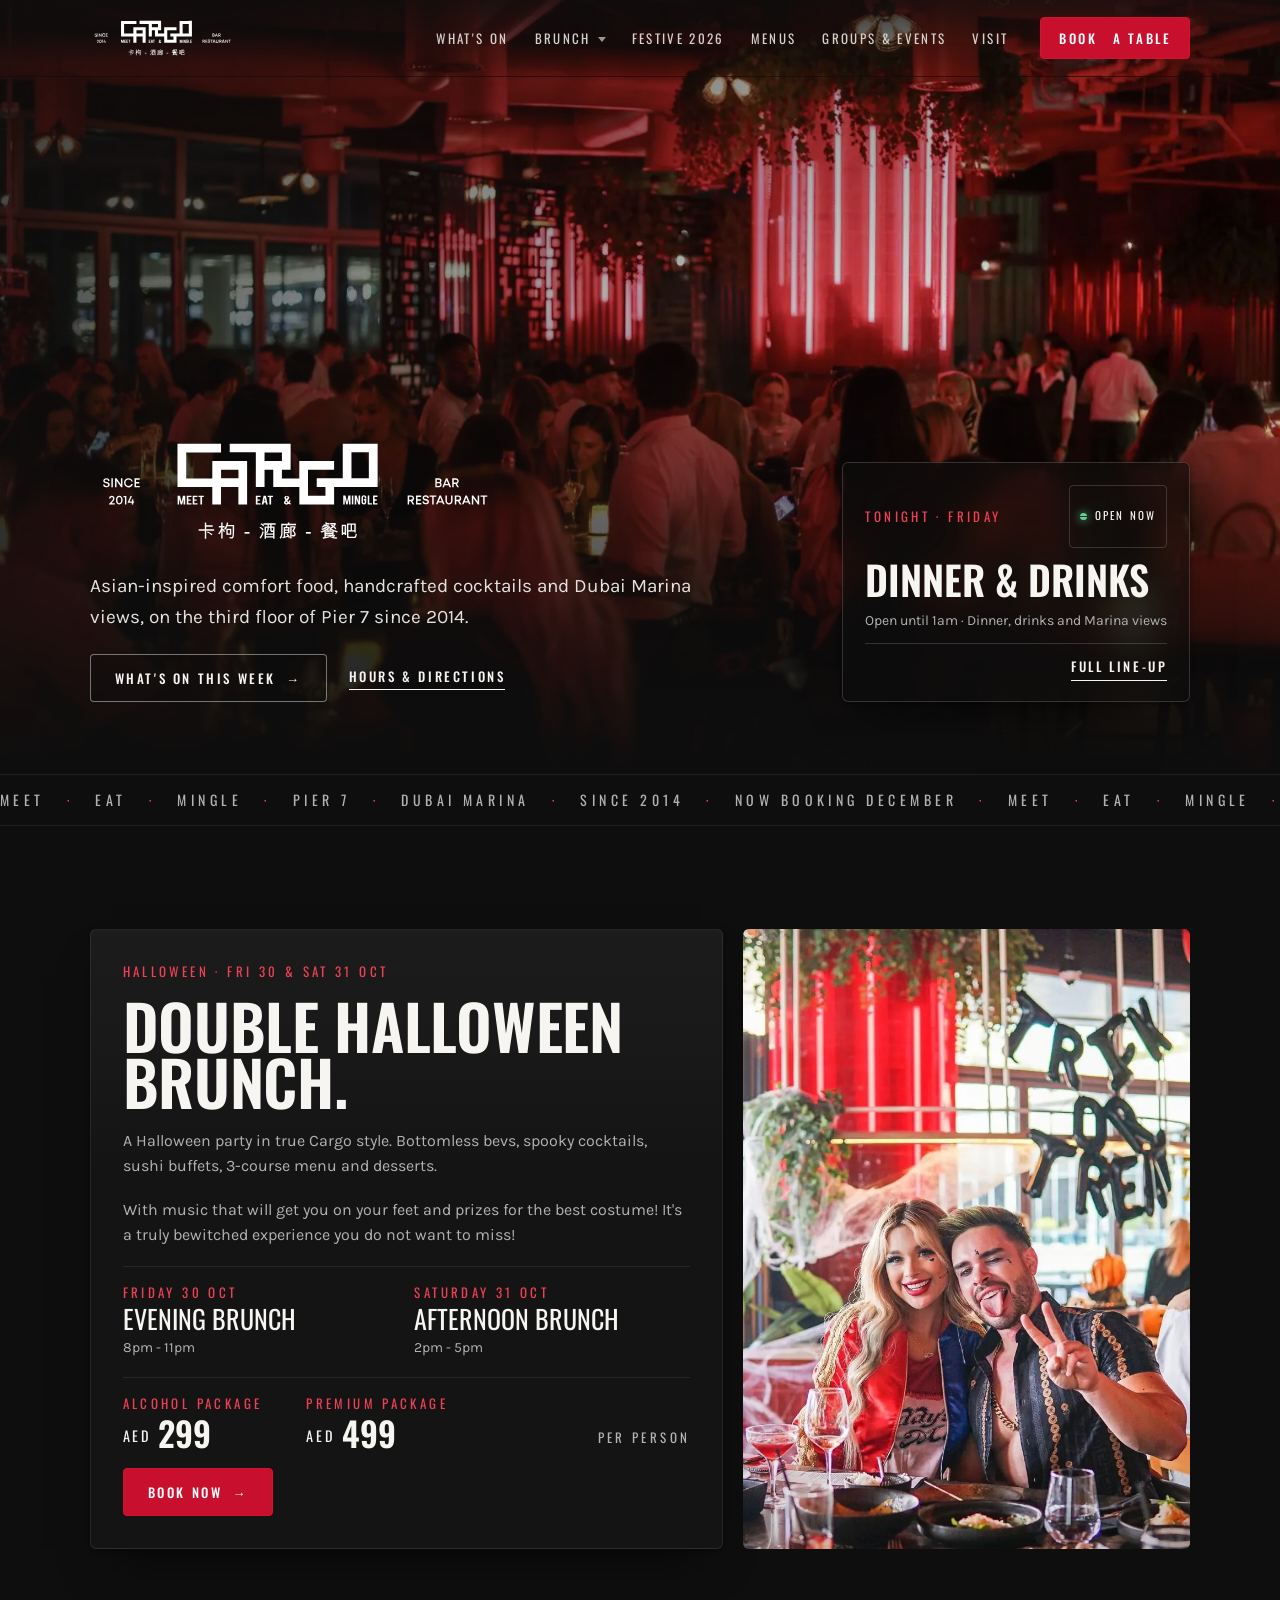
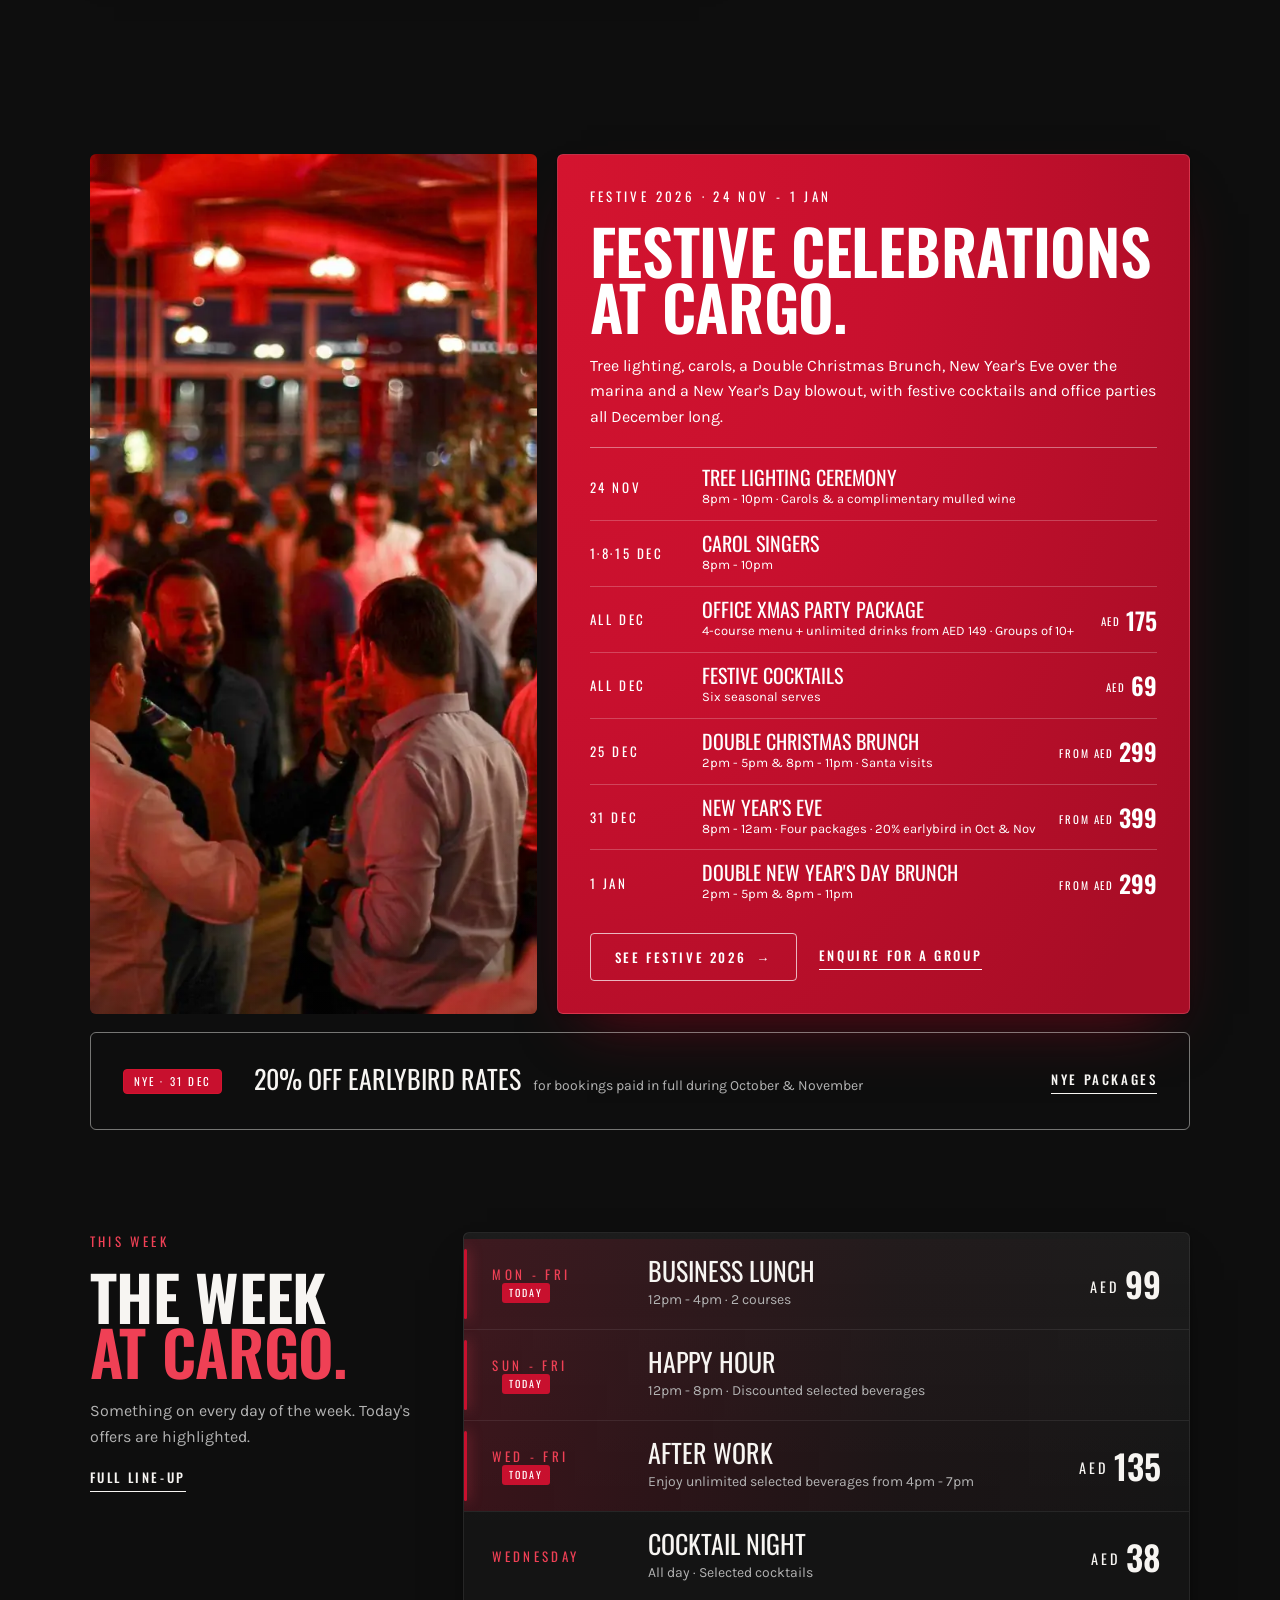
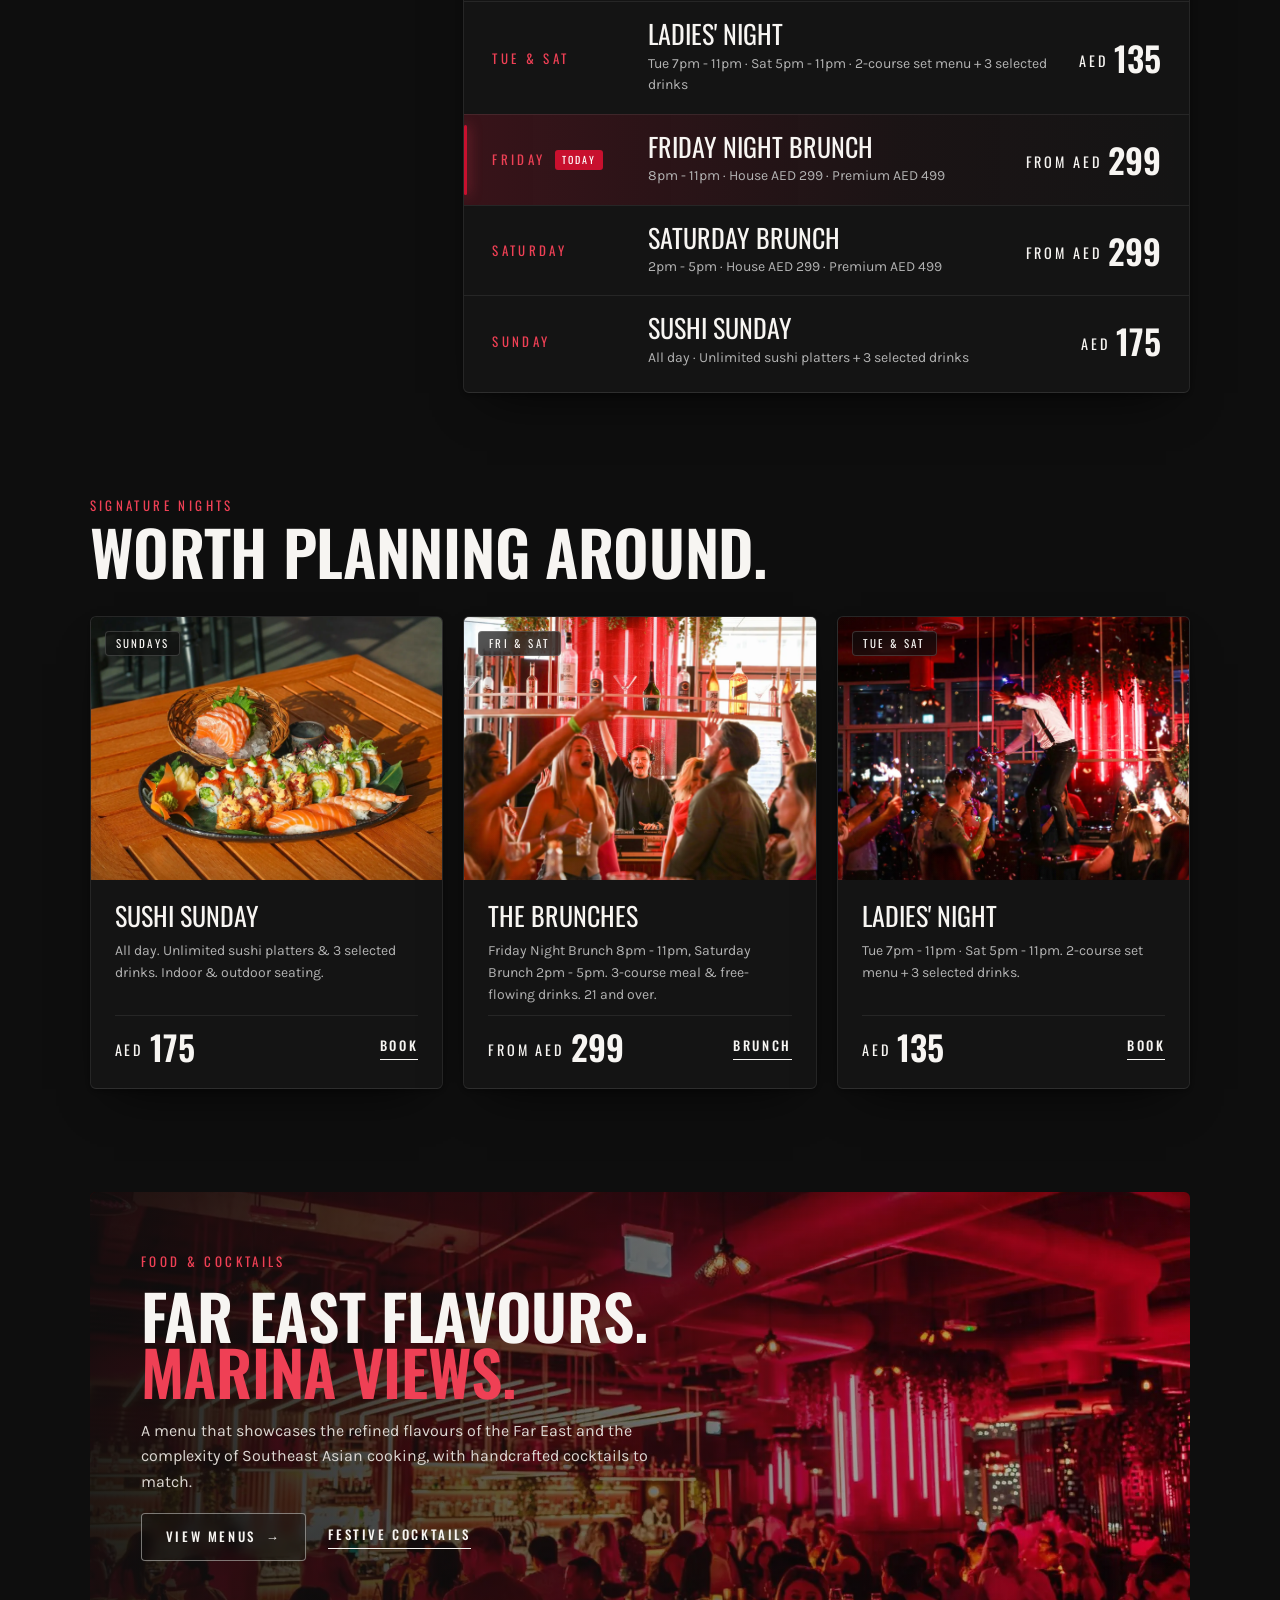
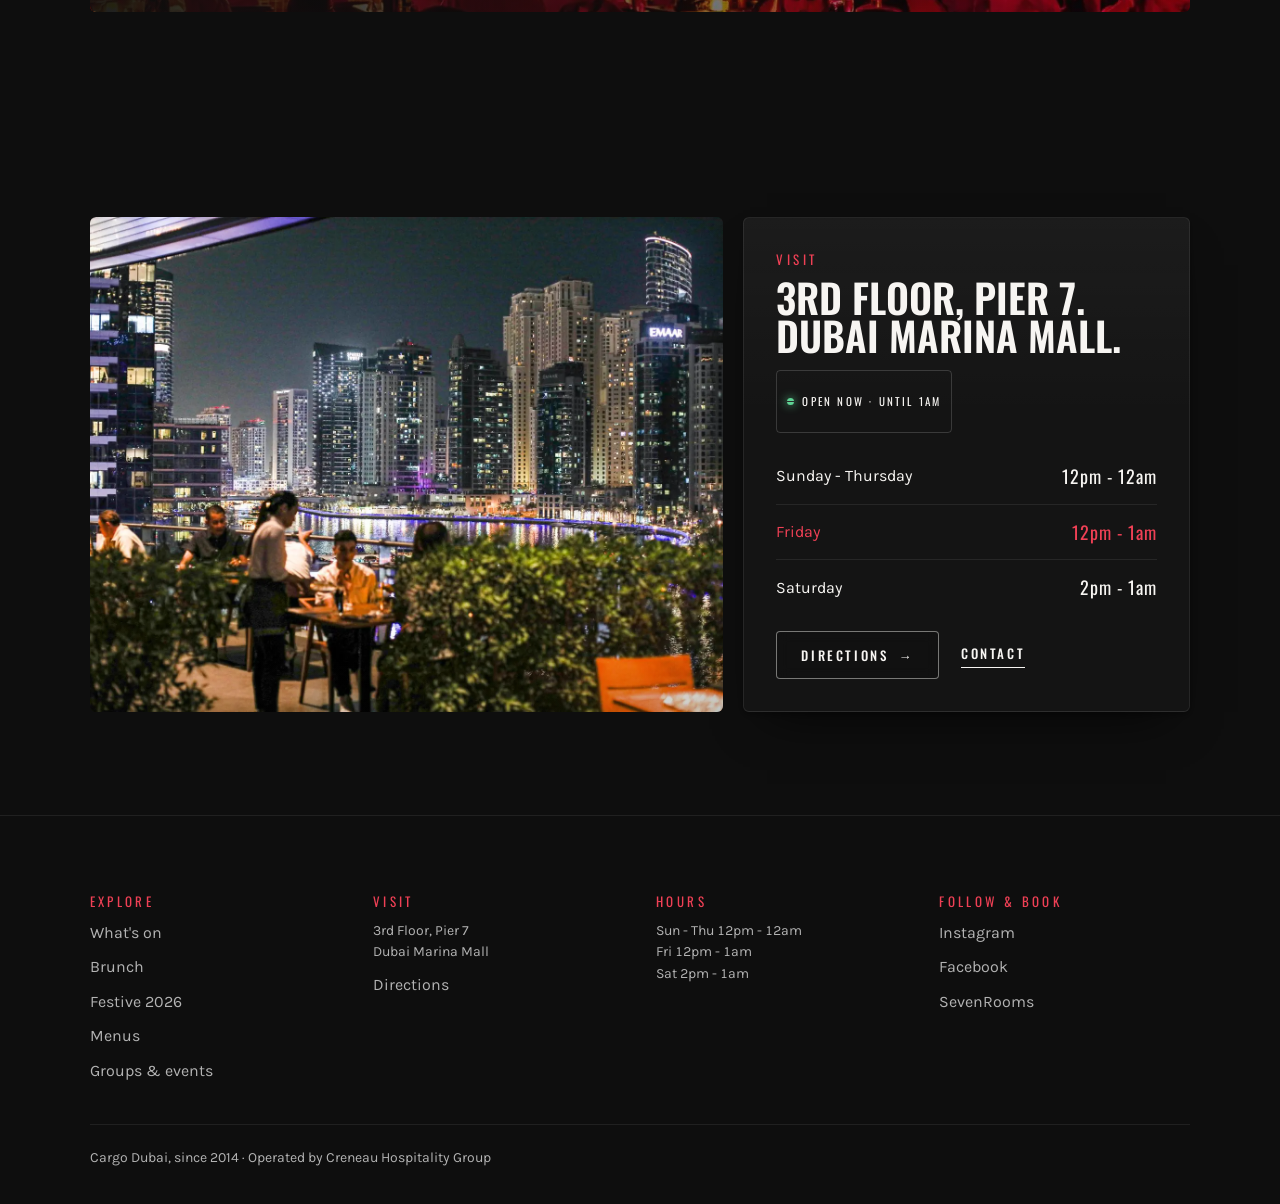
<file: index.html>
<!doctype html>
<html lang="en">
<head>
<!-- Google Tag Manager -->
<script>(function(w,d,s,l,i){w[l]=w[l]||[];w[l].push({'gtm.start':
new Date().getTime(),event:'gtm.js'});var f=d.getElementsByTagName(s)[0],
j=d.createElement(s),dl=l!='dataLayer'?'&l='+l:'';j.async=true;j.src=
'https://www.googletagmanager.com/gtm.js?id='+i+dl;f.parentNode.insertBefore(j,f);
})(window,document,'script','dataLayer','GTM-MTVJTKW2');</script>
<!-- End Google Tag Manager -->
<meta charset="utf-8">
<meta name="viewport" content="width=device-width, initial-scale=1, viewport-fit=cover">
<title>Cargo Dubai | Asian Restaurant &amp; Bar, Pier 7 Dubai Marina</title>
<meta name="description" content="Asian-inspired food, cocktails and Dubai Marina views on the 3rd floor of Pier 7. Saturday brunch, ladies&#x27; night, happy hour, Christmas brunch, NYE and group parties.">
<link rel="canonical" href="https://cargo-dubai.com/">
<meta name="robots" content="index,follow,max-image-preview:large">
<meta name="theme-color" content="#0e0e0e">
<link rel="icon" href="/favicon.ico" sizes="48x48">
<link rel="icon" href="/favicon.svg" type="image/svg+xml">
<link rel="icon" href="/favicon-32x32.png" type="image/png" sizes="32x32">
<link rel="apple-touch-icon" href="/apple-touch-icon.png">
<link rel="manifest" href="/site.webmanifest">
<meta property="og:type" content="restaurant">
<meta property="og:site_name" content="Cargo Dubai">
<meta property="og:locale" content="en_AE">
<meta property="og:url" content="https://cargo-dubai.com/">
<meta property="og:title" content="Cargo Dubai | Asian Restaurant &amp; Bar, Pier 7 Dubai Marina">
<meta property="og:description" content="Asian-inspired food, cocktails and Dubai Marina views on the 3rd floor of Pier 7. Saturday brunch, ladies&#x27; night, happy hour, Christmas brunch, NYE and group parties.">
<meta property="og:image" content="https://cargo-dubai.com/og-image.jpg">
<meta property="og:image:width" content="1200">
<meta property="og:image:height" content="630">
<meta name="twitter:card" content="summary_large_image">
<meta name="twitter:title" content="Cargo Dubai | Asian Restaurant &amp; Bar, Pier 7 Dubai Marina">
<meta name="twitter:description" content="Asian-inspired food, cocktails and Dubai Marina views on the 3rd floor of Pier 7. Saturday brunch, ladies&#x27; night, happy hour, Christmas brunch, NYE and group parties.">
<meta name="twitter:image" content="https://cargo-dubai.com/og-image.jpg">
<link rel="preload" href="/assets/site.css" as="style">
<link rel="stylesheet" href="/assets/site.css">
<!-- Meta Pixel Code -->
<script>
!function(f,b,e,v,n,t,s)
{if(f.fbq)return;n=f.fbq=function(){n.callMethod?
n.callMethod.apply(n,arguments):n.queue.push(arguments)};
if(!f._fbq)f._fbq=n;n.push=n;n.loaded=!0;n.version='2.0';
n.queue=[];t=b.createElement(e);t.async=!0;
t.src=v;s=b.getElementsByTagName(e)[0];
s.parentNode.insertBefore(t,s)}(window, document,'script',
'https://connect.facebook.net/en_US/fbevents.js');
fbq('init', '863830912376927');
fbq('track', 'PageView');
</script>
<!-- End Meta Pixel Code -->
<!-- Google tag (gtag.js) -->
<script async src="https://www.googletagmanager.com/gtag/js?id=G-B8BZNY0FG8"></script>
<script>
  window.dataLayer = window.dataLayer || [];
  function gtag(){dataLayer.push(arguments);}
  gtag('js', new Date());

  gtag('config', 'G-B8BZNY0FG8');
</script>
<script type="application/ld+json">
{
 "@context": "https://schema.org",
 "@graph": [
  {
   "@type": "Restaurant",
   "@id": "https://cargo-dubai.com/#restaurant",
   "name": "Cargo Dubai",
   "alternateName": "Cargo Pier 7",
   "description": "Asian-inspired comfort food, handcrafted cocktails and Dubai Marina views on the third floor of Pier 7 since 2014. Brunches, ladies' night, happy hour and group events.",
   "url": "https://cargo-dubai.com/",
   "image": [
    "https://cargo-dubai.com/og-image.jpg"
   ],
   "telephone": "+97143618129",
   "email": "info@cargo-dubai.com",
   "address": {
    "@type": "PostalAddress",
    "streetAddress": "3rd Floor, Pier 7, Dubai Marina Mall",
    "addressLocality": "Dubai Marina, Dubai",
    "addressRegion": "Dubai",
    "addressCountry": "AE"
   },
   "servesCuisine": [
    "Asian",
    "Asian Fusion",
    "Sushi"
   ],
   "priceRange": "AED 100 - 500",
   "acceptsReservations": "https://www.sevenrooms.com/explore/cargodubai/reservations",
   "menu": "https://cargo-dubai.com/menus/",
   "openingHoursSpecification": [
    {
     "@type": "OpeningHoursSpecification",
     "dayOfWeek": [
      "Sunday",
      "Monday",
      "Tuesday",
      "Wednesday",
      "Thursday"
     ],
     "opens": "12:00",
     "closes": "00:00"
    },
    {
     "@type": "OpeningHoursSpecification",
     "dayOfWeek": "Friday",
     "opens": "12:00",
     "closes": "01:00"
    },
    {
     "@type": "OpeningHoursSpecification",
     "dayOfWeek": "Saturday",
     "opens": "14:00",
     "closes": "01:00"
    }
   ],
   "sameAs": [
    "https://www.instagram.com/cargodubai/",
    "https://www.facebook.com/cargodubai/"
   ]
  },
  {
   "@type": "Event",
   "name": "Double Halloween Brunch (Friday Evening)",
   "description": "A Halloween party in true Cargo style: bottomless drinks, spooky cocktails, sushi buffet, 3-course menu and desserts, music and prizes for the best costume.",
   "startDate": "2026-10-30T20:00:00+04:00",
   "endDate": "2026-10-30T23:00:00+04:00",
   "eventStatus": "https://schema.org/EventScheduled",
   "eventAttendanceMode": "https://schema.org/OfflineEventAttendanceMode",
   "location": {
    "@type": "Place",
    "name": "Cargo, Pier 7",
    "address": {
     "@type": "PostalAddress",
     "streetAddress": "3rd Floor, Pier 7, Dubai Marina Mall",
     "addressLocality": "Dubai Marina, Dubai",
     "addressRegion": "Dubai",
     "addressCountry": "AE"
    }
   },
   "organizer": {
    "@type": "Restaurant",
    "name": "Cargo Dubai",
    "@id": "https://cargo-dubai.com/#restaurant"
   },
   "image": [
    "https://cargo-dubai.com/og-image.jpg"
   ],
   "offers": [
    {
     "@type": "Offer",
     "name": "Alcohol Package",
     "price": "299",
     "priceCurrency": "AED",
     "url": "https://www.sevenrooms.com/explore/cargodubai/reservations",
     "availability": "https://schema.org/InStock"
    },
    {
     "@type": "Offer",
     "name": "Premium Package",
     "price": "499",
     "priceCurrency": "AED",
     "url": "https://www.sevenrooms.com/explore/cargodubai/reservations",
     "availability": "https://schema.org/InStock"
    }
   ]
  },
  {
   "@type": "Event",
   "name": "Double Halloween Brunch (Saturday Afternoon)",
   "description": "A Halloween party in true Cargo style: bottomless drinks, spooky cocktails, sushi buffet, 3-course menu and desserts, music and prizes for the best costume.",
   "startDate": "2026-10-31T14:00:00+04:00",
   "endDate": "2026-10-31T17:00:00+04:00",
   "eventStatus": "https://schema.org/EventScheduled",
   "eventAttendanceMode": "https://schema.org/OfflineEventAttendanceMode",
   "location": {
    "@type": "Place",
    "name": "Cargo, Pier 7",
    "address": {
     "@type": "PostalAddress",
     "streetAddress": "3rd Floor, Pier 7, Dubai Marina Mall",
     "addressLocality": "Dubai Marina, Dubai",
     "addressRegion": "Dubai",
     "addressCountry": "AE"
    }
   },
   "organizer": {
    "@type": "Restaurant",
    "name": "Cargo Dubai",
    "@id": "https://cargo-dubai.com/#restaurant"
   },
   "image": [
    "https://cargo-dubai.com/og-image.jpg"
   ],
   "offers": [
    {
     "@type": "Offer",
     "name": "Alcohol Package",
     "price": "299",
     "priceCurrency": "AED",
     "url": "https://www.sevenrooms.com/explore/cargodubai/reservations",
     "availability": "https://schema.org/InStock"
    },
    {
     "@type": "Offer",
     "name": "Premium Package",
     "price": "499",
     "priceCurrency": "AED",
     "url": "https://www.sevenrooms.com/explore/cargodubai/reservations",
     "availability": "https://schema.org/InStock"
    }
   ]
  },
  {
   "@type": "Event",
   "name": "Double Christmas Brunch",
   "description": "A one-off seasonal brunch with all the trimmings, free-flowing drinks, a live DJ, Dubai Marina views and a visit from Santa. Two sittings: 2pm - 5pm and 8pm - 11pm.",
   "startDate": "2026-12-25T14:00:00+04:00",
   "endDate": "2026-12-25T23:00:00+04:00",
   "eventStatus": "https://schema.org/EventScheduled",
   "eventAttendanceMode": "https://schema.org/OfflineEventAttendanceMode",
   "location": {
    "@type": "Place",
    "name": "Cargo, Pier 7",
    "address": {
     "@type": "PostalAddress",
     "streetAddress": "3rd Floor, Pier 7, Dubai Marina Mall",
     "addressLocality": "Dubai Marina, Dubai",
     "addressRegion": "Dubai",
     "addressCountry": "AE"
    }
   },
   "organizer": {
    "@type": "Restaurant",
    "name": "Cargo Dubai",
    "@id": "https://cargo-dubai.com/#restaurant"
   },
   "image": [
    "https://cargo-dubai.com/og-image.jpg"
   ],
   "offers": [
    {
     "@type": "Offer",
     "name": "Standard Package",
     "price": "299",
     "priceCurrency": "AED",
     "url": "https://www.sevenrooms.com/explore/cargodubai/reservations",
     "availability": "https://schema.org/InStock"
    },
    {
     "@type": "Offer",
     "name": "Premium Package",
     "price": "499",
     "priceCurrency": "AED",
     "url": "https://www.sevenrooms.com/explore/cargodubai/reservations",
     "availability": "https://schema.org/InStock"
    }
   ]
  },
  {
   "@type": "Event",
   "name": "New Year's Eve at Cargo",
   "description": "Say goodbye to 2026 with a curated festive menu, free-flowing drinks, Dubai Marina views and a live DJ. Four packages, indoor or outdoor.",
   "startDate": "2026-12-31T20:00:00+04:00",
   "endDate": "2027-01-01T00:00:00+04:00",
   "eventStatus": "https://schema.org/EventScheduled",
   "eventAttendanceMode": "https://schema.org/OfflineEventAttendanceMode",
   "location": {
    "@type": "Place",
    "name": "Cargo, Pier 7",
    "address": {
     "@type": "PostalAddress",
     "streetAddress": "3rd Floor, Pier 7, Dubai Marina Mall",
     "addressLocality": "Dubai Marina, Dubai",
     "addressRegion": "Dubai",
     "addressCountry": "AE"
    }
   },
   "organizer": {
    "@type": "Restaurant",
    "name": "Cargo Dubai",
    "@id": "https://cargo-dubai.com/#restaurant"
   },
   "image": [
    "https://cargo-dubai.com/og-image.jpg"
   ],
   "offers": [
    {
     "@type": "Offer",
     "name": "Soft Package",
     "price": "399",
     "priceCurrency": "AED",
     "url": "https://www.sevenrooms.com/explore/cargodubai/reservations",
     "availability": "https://schema.org/InStock"
    },
    {
     "@type": "Offer",
     "name": "Standard Package",
     "price": "449",
     "priceCurrency": "AED",
     "url": "https://www.sevenrooms.com/explore/cargodubai/reservations",
     "availability": "https://schema.org/InStock"
    },
    {
     "@type": "Offer",
     "name": "Premium Package",
     "price": "599",
     "priceCurrency": "AED",
     "url": "https://www.sevenrooms.com/explore/cargodubai/reservations",
     "availability": "https://schema.org/InStock"
    },
    {
     "@type": "Offer",
     "name": "Champagne Package",
     "price": "749",
     "priceCurrency": "AED",
     "url": "https://www.sevenrooms.com/explore/cargodubai/reservations",
     "availability": "https://schema.org/InStock"
    }
   ]
  },
  {
   "@type": "Event",
   "name": "Double New Year's Day Brunch",
   "description": "The final blowout before Dry January. Two sittings: 2pm - 5pm and 8pm - 11pm.",
   "startDate": "2027-01-01T14:00:00+04:00",
   "endDate": "2027-01-01T23:00:00+04:00",
   "eventStatus": "https://schema.org/EventScheduled",
   "eventAttendanceMode": "https://schema.org/OfflineEventAttendanceMode",
   "location": {
    "@type": "Place",
    "name": "Cargo, Pier 7",
    "address": {
     "@type": "PostalAddress",
     "streetAddress": "3rd Floor, Pier 7, Dubai Marina Mall",
     "addressLocality": "Dubai Marina, Dubai",
     "addressRegion": "Dubai",
     "addressCountry": "AE"
    }
   },
   "organizer": {
    "@type": "Restaurant",
    "name": "Cargo Dubai",
    "@id": "https://cargo-dubai.com/#restaurant"
   },
   "image": [
    "https://cargo-dubai.com/og-image.jpg"
   ],
   "offers": [
    {
     "@type": "Offer",
     "name": "Standard Package",
     "price": "299",
     "priceCurrency": "AED",
     "url": "https://www.sevenrooms.com/explore/cargodubai/reservations",
     "availability": "https://schema.org/InStock"
    },
    {
     "@type": "Offer",
     "name": "Premium Package",
     "price": "499",
     "priceCurrency": "AED",
     "url": "https://www.sevenrooms.com/explore/cargodubai/reservations",
     "availability": "https://schema.org/InStock"
    }
   ]
  }
 ]
}
</script>
<script>(function(){var h=location.hash.slice(1),m={"whats-on":"/whats-on/","brunch":"/brunch/","festive":"/festive/","menus":"/menus/","groups":"/groups/","visit":"/visit/","brunch/halloween":"/brunch/#halloween","promotions":"/whats-on/","menu":"/menus/","contact":"/visit/"};if(m[h])location.replace(m[h]);})();</script>
</head>
<body data-page="home">
<!-- Google Tag Manager (noscript) -->
<noscript><iframe src="https://www.googletagmanager.com/ns.html?id=GTM-MTVJTKW2"
height="0" width="0" style="display:none;visibility:hidden"></iframe></noscript>
<!-- End Google Tag Manager (noscript) -->
<noscript><img height="1" width="1" style="display:none" src="https://www.facebook.com/tr?id=863830912376927&amp;ev=PageView&amp;noscript=1" alt=""></noscript>
<a class="skip" href="#main">Skip to content</a>

<header class="top" id="top">
  <div class="wrap top__in">
    <a class="top__logo" href="/" aria-label="Cargo, home"><img src="/assets/img/cargo-dubai-logo.svg" alt="Cargo" width="146" height="37"></a>
    <nav class="nav" id="nav" aria-label="Main">
      <a href="/whats-on/">What's on</a>
      <div class="nav__group">
        <a href="/brunch/" aria-haspopup="true">Brunch<span class="nav__caret" aria-hidden="true"></span></a>
        <div class="nav__sub" role="group" aria-label="Brunch">
          <a href="/brunch/#halloween">Halloween Brunch</a>
        </div>
      </div>
      <a href="/festive/">Festive 2026</a>
      <a href="/menus/">Menus</a>
      <a href="/groups/">Groups &amp; events</a>
      <a href="/visit/">Visit</a>
    </nav>
    <button class="menu-btn" id="menu-btn" type="button" aria-expanded="false" aria-controls="nav">Menu</button>
    <a class="btn btn--primary" href="https://www.sevenrooms.com/explore/cargodubai/reservations" target="_blank" rel="noopener">Book<span class="hide-s">&nbsp;a table</span></a>
  </div>
</header>

<main id="main">
<div data-page="home">
  <section class="hero" aria-labelledby="h-home">
    <div class="hero__img"><img src="/assets/img/cargo-dubai-a-full-dining-room-under-cargos-red.webp" alt="A full dining room under Cargo's red neon tubes"></div>
    <div class="wrap hero__in">
      <div class="hero__copy">
        <h1 id="h-home" class="vh">Cargo, Pier 7 Dubai Marina. Meet, eat and mingle.</h1>
        <img class="hero__logo" src="/assets/img/cargo-dubai-logo.svg" alt="" aria-hidden="true" width="640" height="161">
        <p class="lead">Asian-inspired comfort food, handcrafted cocktails and Dubai Marina views, on the third floor of Pier 7 since 2014.</p>
        <div class="actions"><a class="btn btn--secondary" href="/whats-on/">What's on this week <span class="arr" aria-hidden="true">→</span></a><a class="link" href="/visit/">Hours &amp; directions</a></div>
      </div>
      <aside class="tonight" aria-label="Tonight at Cargo">
        <div class="tonight__top"><p class="eyebrow" id="tn-day">Tonight</p><span class="chip chip--live" id="tn-status"><span class="dot"></span><span id="tn-status-t">Open daily</span></span></div>
        <p class="display-m" id="tn-title">See the week</p>
        <p class="detail" id="tn-detail">After Work, Ladies' Night, Cocktail Night, the brunches and Sushi Sunday.</p>
        <hr class="hair">
        <div class="row"><p class="price" id="tn-price"></p><a class="link" href="/whats-on/">Full line-up</a></div>
      </aside>
    </div>
  </section>

  <div class="ticker" aria-hidden="true"><div class="ticker__track">
    <span>Meet<b>·</b>Eat<b>·</b>Mingle<b>·</b>Pier 7<b>·</b>Dubai Marina<b>·</b>Since 2014<b>·</b>Now booking December<b>·</b></span>
    <span>Meet<b>·</b>Eat<b>·</b>Mingle<b>·</b>Pier 7<b>·</b>Dubai Marina<b>·</b>Since 2014<b>·</b>Now booking December<b>·</b></span>
  </div></div>

  <section class="sec" aria-labelledby="h-hween">
    <div class="wrap">
      <div class="grid eq feature">
        <div class="c-7 card stack-3 hween">
          <p class="eyebrow">Halloween · Fri 30 &amp; Sat 31 Oct</p>
          <h2 id="h-hween" class="display-l">Double Halloween Brunch.</h2>
          <p class="body">A Halloween party in true Cargo style. Bottomless bevs, spooky cocktails, sushi buffets, 3-course menu and desserts.</p>
          <p class="body">With music that will get you on your feet and prizes for the best costume! It's a truly bewitched experience you do not want to miss!</p>
          <div class="hween__sit">
            <div class="stack-1"><span class="eyebrow">Friday 30 Oct</span><span class="title">Evening Brunch</span><span class="detail">8pm - 11pm</span></div>
            <div class="stack-1"><span class="eyebrow">Saturday 31 Oct</span><span class="title">Afternoon Brunch</span><span class="detail">2pm - 5pm</span></div>
          </div>
          <div class="prices" style="padding-top:16px;border-top:1px solid var(--line)">
            <div class="stack-1"><span class="eyebrow">Alcohol package</span><span class="price"><small>AED</small>299</span></div>
            <div class="stack-1"><span class="eyebrow">Premium package</span><span class="price"><small>AED</small>499</span></div>
            <p class="eyebrow quiet meta" style="line-height:1.9">Per person</p>
          </div>
          <a class="btn btn--primary" href="https://www.sevenrooms.com/explore/cargodubai/reservations" target="_blank" rel="noopener" style="justify-self:start">Book now <span class="arr" aria-hidden="true">→</span></a>
        </div>
        <div class="c-5 media hween-media"><img id="hween-img" src="/assets/img/cargo-dubai-guests-in-halloween-costumes-at-cargo-brunch.webp" alt="Guests in Halloween costumes at Cargo brunch, under Trick or Treat balloons" loading="lazy" style="object-position:50% 40%"></div>
      </div>
    </div>
  </section>

  <section class="sec" aria-labelledby="h-fest">
    <div class="wrap stack-3">
      <div class="grid eq feature">
        <div class="c-5 media"><img src="/assets/img/cargo-dubai-a-packed-night-crowd-at-cargo.webp" alt="A packed night crowd at Cargo" loading="lazy"></div>
        <div class="c-7 card card--red stack-3">
          <p class="eyebrow">Festive 2026 · 24 Nov - 1 Jan</p>
          <h2 id="h-fest" class="display-l">Festive celebrations at Cargo.</h2>
          <p class="body">Tree lighting, carols, a Double Christmas Brunch, New Year's Eve over the marina and a New Year's Day blowout, with festive cocktails and office parties all December long.</p>
          <hr class="hair">
          <ul class="fest-list">
            <li><span class="fest-list__date">24 Nov</span><span class="fest-list__what"><span class="fest-list__title">Tree Lighting Ceremony</span><span class="detail">8pm - 10pm · Carols &amp; a complimentary mulled wine</span></span><span class="fest-list__price"></span></li>
            <li><span class="fest-list__date">1·8·15 Dec</span><span class="fest-list__what"><span class="fest-list__title">Carol Singers</span><span class="detail">8pm - 10pm</span></span><span class="fest-list__price"></span></li>
            <li><span class="fest-list__date">All Dec</span><span class="fest-list__what"><span class="fest-list__title">Office Xmas Party Package</span><span class="detail">4-course menu + unlimited drinks from AED 149 · Groups of 10+</span></span><span class="fest-list__price"><small>AED</small>175</span></li>
            <li><span class="fest-list__date">All Dec</span><span class="fest-list__what"><span class="fest-list__title">Festive Cocktails</span><span class="detail">Six seasonal serves</span></span><span class="fest-list__price"><small>AED</small>69</span></li>
            <li><span class="fest-list__date">25 Dec</span><span class="fest-list__what"><span class="fest-list__title">Double Christmas Brunch</span><span class="detail">2pm - 5pm &amp; 8pm - 11pm · Santa visits</span></span><span class="fest-list__price"><small>FROM AED</small>299</span></li>
            <li><span class="fest-list__date">31 Dec</span><span class="fest-list__what"><span class="fest-list__title">New Year's Eve</span><span class="detail">8pm - 12am · Four packages · 20% earlybird in Oct &amp; Nov</span></span><span class="fest-list__price"><small>FROM AED</small>399</span></li>
            <li><span class="fest-list__date">1 Jan</span><span class="fest-list__what"><span class="fest-list__title">Double New Year's Day Brunch</span><span class="detail">2pm - 5pm &amp; 8pm - 11pm</span></span><span class="fest-list__price"><small>FROM AED</small>299</span></li>
          </ul>
          <div class="actions"><a class="btn btn--on-red" href="/festive/">See Festive 2026 <span class="arr" aria-hidden="true">→</span></a><a class="link" href="/groups/" style="color:#fff">Enquire for a group</a></div>
        </div>
      </div>
      <div class="card card--ghost strip">
        <span class="chip chip--red" style="justify-self:start">NYE · 31 Dec</span>
        <p class="title">20% off earlybird rates <span class="detail" style="text-transform:none;font-family:var(--font-body);letter-spacing:0;margin-left:6px">for bookings paid in full during October &amp; November</span></p>
        <a class="link" href="/festive/">NYE packages</a>
      </div>
    </div>
  </section>

  <section class="sec sec--tight" aria-labelledby="h-week">
    <div class="wrap grid">
      <div class="c-4 stack-3" style="align-content:start">
        <p class="eyebrow">This week</p>
        <h2 id="h-week" class="display-l">The week<span class="pair-2">at Cargo.</span></h2>
        <p class="body">Something on every day of the week. Today's offers are highlighted.</p>
        <a class="link" href="/whats-on/" style="justify-self:start">Full line-up</a>
      </div>
      <div class="c-8 card list">
        <ul class="lineup">
          <li data-days="Monday Tuesday Wednesday Thursday Friday"><p class="eyebrow">Mon - Fri</p><div class="stack-1"><p class="title">Business Lunch</p><p class="detail">12pm - 4pm · 2 courses</p></div><p class="price"><small>AED</small>99</p></li>
          <li data-days="Sunday Monday Tuesday Wednesday Thursday Friday"><p class="eyebrow">Sun - Fri</p><div class="stack-1"><p class="title">Happy Hour</p><p class="detail">12pm - 8pm · Discounted selected beverages</p></div><span></span></li>
          <li data-days="Wednesday Thursday Friday"><p class="eyebrow">Wed - Fri</p><div class="stack-1"><p class="title">After Work</p><p class="detail">Enjoy unlimited selected beverages from 4pm - 7pm</p></div><p class="price"><small>AED</small>135</p></li>
          <li data-days="Wednesday"><p class="eyebrow">Wednesday</p><div class="stack-1"><p class="title">Cocktail Night</p><p class="detail">All day · Selected cocktails</p></div><p class="price"><small>AED</small>38</p></li>
          <li data-days="Tuesday Saturday"><p class="eyebrow">Tue &amp; Sat</p><div class="stack-1"><p class="title">Ladies' Night</p><p class="detail">Tue 7pm - 11pm · Sat 5pm - 11pm · 2-course set menu + 3 selected drinks</p></div><p class="price"><small>AED</small>135</p></li>
          <li data-days="Friday"><p class="eyebrow">Friday</p><div class="stack-1"><p class="title">Friday Night Brunch</p><p class="detail">8pm - 11pm · House AED 299 · Premium AED 499</p></div><p class="price"><small>FROM AED</small>299</p></li>
          <li data-days="Saturday"><p class="eyebrow">Saturday</p><div class="stack-1"><p class="title">Saturday Brunch</p><p class="detail">2pm - 5pm · House AED 299 · Premium AED 499</p></div><p class="price"><small>FROM AED</small>299</p></li>
          <li data-days="Sunday"><p class="eyebrow">Sunday</p><div class="stack-1"><p class="title">Sushi Sunday</p><p class="detail">All day · Unlimited sushi platters + 3 selected drinks</p></div><p class="price"><small>AED</small>175</p></li>
        </ul>
      </div>
    </div>
  </section>

  <section class="sec sec--tight" aria-labelledby="h-sig">
    <div class="wrap">
      <div class="sec-head"><div class="stack-2"><p class="eyebrow">Signature nights</p><h2 id="h-sig" class="display-l">Worth planning around.</h2></div></div>
      <div class="three">
        <article class="card night">
          <div class="media r43"><span class="chip">Sundays</span><img src="/assets/img/cargo-dubai-a-sushi-and-sashimi-platter-on-the.webp" alt="A sushi and sashimi platter on the terrace" loading="lazy"></div>
          <div class="night__body"><h3 class="title">Sushi Sunday</h3><p class="detail">All day. Unlimited sushi platters &amp; 3 selected drinks. Indoor &amp; outdoor seating.</p>
            <div class="night__foot"><p class="price"><small>AED</small>175</p><a class="link" href="https://www.sevenrooms.com/explore/cargodubai/reservations" target="_blank" rel="noopener">Book</a></div></div>
        </article>
        <article class="card night">
          <div class="media r43"><span class="chip">Fri &amp; Sat</span><img src="/assets/img/cargo-dubai-guests-dancing-at-the-bar-with-the.webp" alt="Guests dancing at the bar with the DJ behind" loading="lazy"></div>
          <div class="night__body"><h3 class="title">The brunches</h3><p class="detail">Friday Night Brunch 8pm - 11pm, Saturday Brunch 2pm - 5pm. 3-course meal &amp; free-flowing drinks. 21 and over.</p>
            <div class="night__foot"><p class="price"><small>FROM AED</small>299</p><a class="link" href="/brunch/">Brunch</a></div></div>
        </article>
        <article class="card night">
          <div class="media r43"><span class="chip">Tue &amp; Sat</span><img src="/assets/img/cargo-dubai-a-party-at-cargo-with-sparklers-and.webp" alt="A party at Cargo with sparklers and the Marina behind" loading="lazy"></div>
          <div class="night__body"><h3 class="title">Ladies' Night</h3><p class="detail">Tue 7pm - 11pm · Sat 5pm - 11pm. 2-course set menu + 3 selected drinks.</p>
            <div class="night__foot"><p class="price"><small>AED</small>135</p><a class="link" href="https://www.sevenrooms.com/explore/cargodubai/reservations" target="_blank" rel="noopener">Book</a></div></div>
        </article>
      </div>
    </div>
  </section>

  <section class="sec sec--tight" aria-labelledby="h-eat">
    <div class="wrap">
      <div class="band">
        <img src="/assets/img/cargo-dubai-the-dining-room-and-bar-in-red.webp" alt="The dining room and bar in red light" loading="lazy">
        <div class="band__in">
          <p class="eyebrow">Food &amp; cocktails</p>
          <h2 id="h-eat" class="display-l">Far East flavours.<span class="pair-2">Marina views.</span></h2>
          <p class="body" style="color:#ddd8d3">A menu that showcases the refined flavours of the Far East and the complexity of Southeast Asian cooking, with handcrafted cocktails to match.</p>
          <div class="actions"><a class="btn btn--secondary" href="/menus/">View menus <span class="arr" aria-hidden="true">→</span></a><a class="link" href="/festive/">Festive cocktails</a></div>
        </div>
      </div>
    </div>
  </section>

  <section class="sec" aria-labelledby="h-visit-home">
    <div class="wrap grid eq">
      <div class="c-7 media" style="min-height:340px"><img src="/assets/img/cargo-dubai-cargos-terrace-at-night-over-dubai-marina.webp" alt="Cargo's terrace at night over Dubai Marina" loading="lazy"></div>
      <div class="c-5 card fill" style="gap:16px">
        <div class="stack-2"><p class="eyebrow">Visit</p><h2 id="h-visit-home" class="display-m">3rd Floor, Pier 7. Dubai Marina Mall.</h2></div>
        <span class="chip chip--live js-open" style="justify-self:start;align-self:flex-start"><span class="dot"></span><span class="js-open-t">Open daily from 12pm</span></span>
        <table class="hours js-hours"><tbody>
          <tr data-days="Sunday Monday Tuesday Wednesday Thursday"><td>Sunday - Thursday</td><td>12pm - 12am</td></tr>
          <tr data-days="Friday"><td>Friday</td><td>12pm - 1am</td></tr>
          <tr data-days="Saturday"><td>Saturday</td><td>2pm - 1am</td></tr>
        </tbody></table>
        <div class="actions push"><a class="btn btn--secondary" href="https://goo.gl/maps/JL4Xf8f4XVQuA5uD7" target="_blank" rel="noopener">Directions <span class="arr" aria-hidden="true">→</span></a><a class="link" href="/visit/">Contact</a></div>
      </div>
    </div>
  </section>
</div>
</main>

<footer class="foot">
  <div class="wrap">
    <div class="foot__grid">
      <div><p class="eyebrow">Explore</p><a href="/whats-on/">What's on</a><a href="/brunch/">Brunch</a><a href="/festive/">Festive 2026</a><a href="/menus/">Menus</a><a href="/groups/">Groups &amp; events</a></div>
      <div><p class="eyebrow">Visit</p><p class="detail">3rd Floor, Pier 7<br>Dubai Marina Mall</p><a href="https://goo.gl/maps/JL4Xf8f4XVQuA5uD7" target="_blank" rel="noopener">Directions</a></div>
      <div><p class="eyebrow">Hours</p><p class="detail" style="font-variant-numeric:tabular-nums">Sun - Thu 12pm - 12am<br>Fri 12pm - 1am<br>Sat 2pm - 1am</p></div>
      <div><p class="eyebrow">Follow &amp; book</p><a href="https://www.instagram.com/cargodubai/" target="_blank" rel="noopener">Instagram</a><a href="https://www.facebook.com/cargodubai/" target="_blank" rel="noopener">Facebook</a><a href="https://www.sevenrooms.com/explore/cargodubai/reservations" target="_blank" rel="noopener">SevenRooms</a></div>
    </div>
    <div class="foot__base">
      <p class="detail">Cargo Dubai, since 2014 · Operated by <a href="https://creneauhospitality.com/" target="_blank" rel="noopener">Creneau Hospitality Group</a></p>
    </div>
  </div>
</footer>

<script src="/assets/site.js" defer></script>
</body>
</html>
</file>
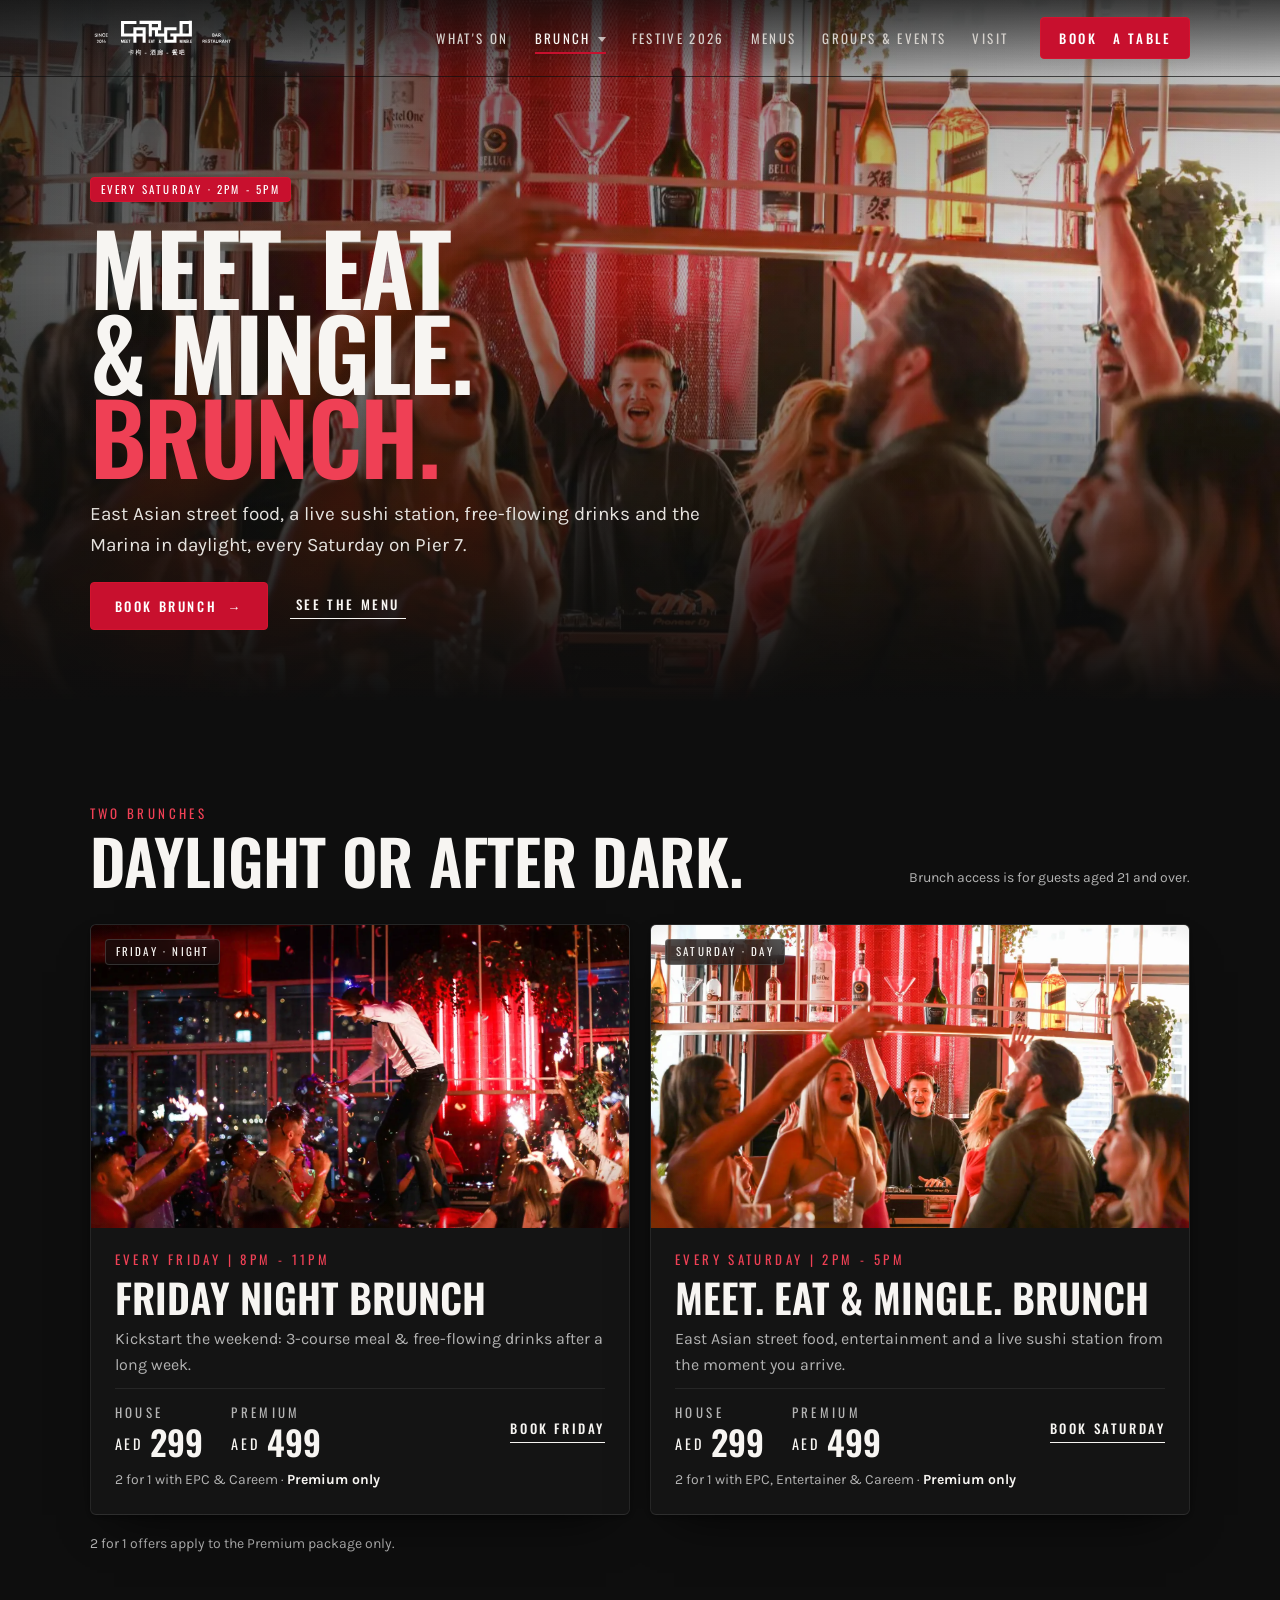
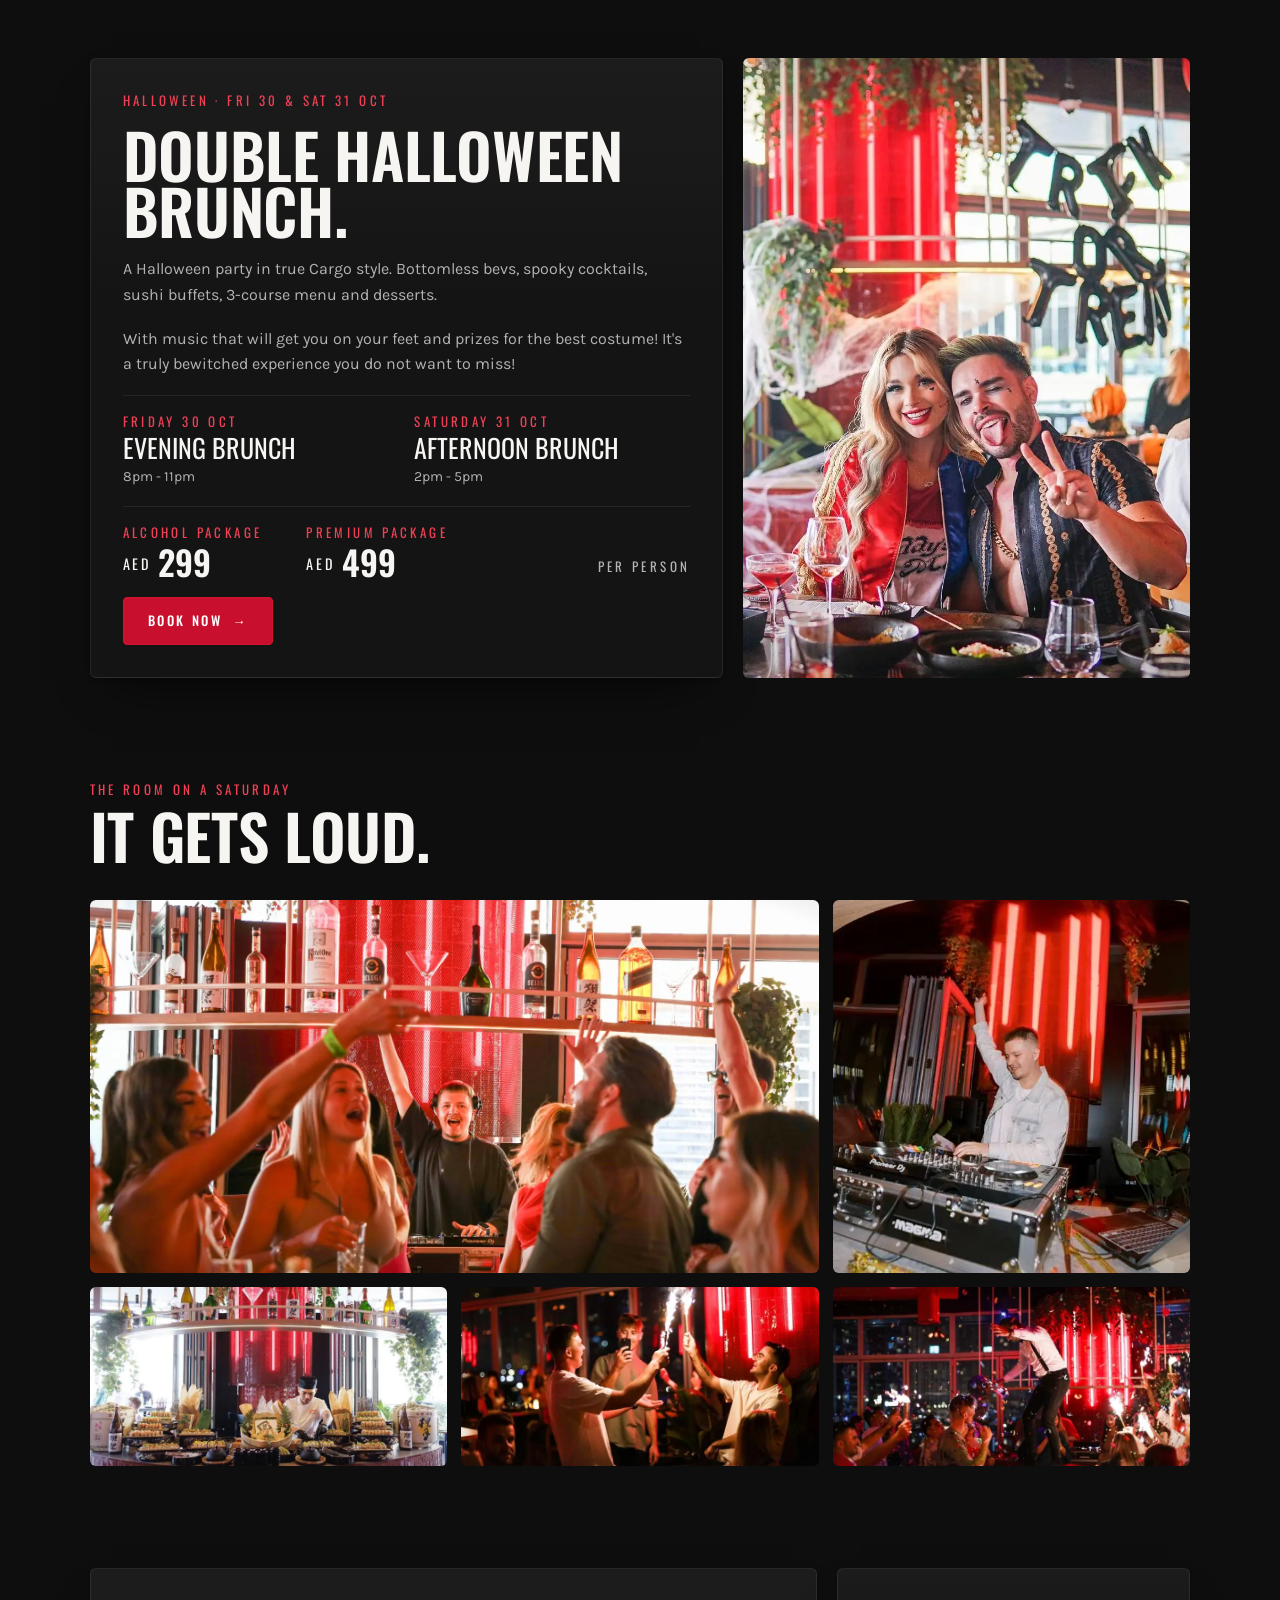
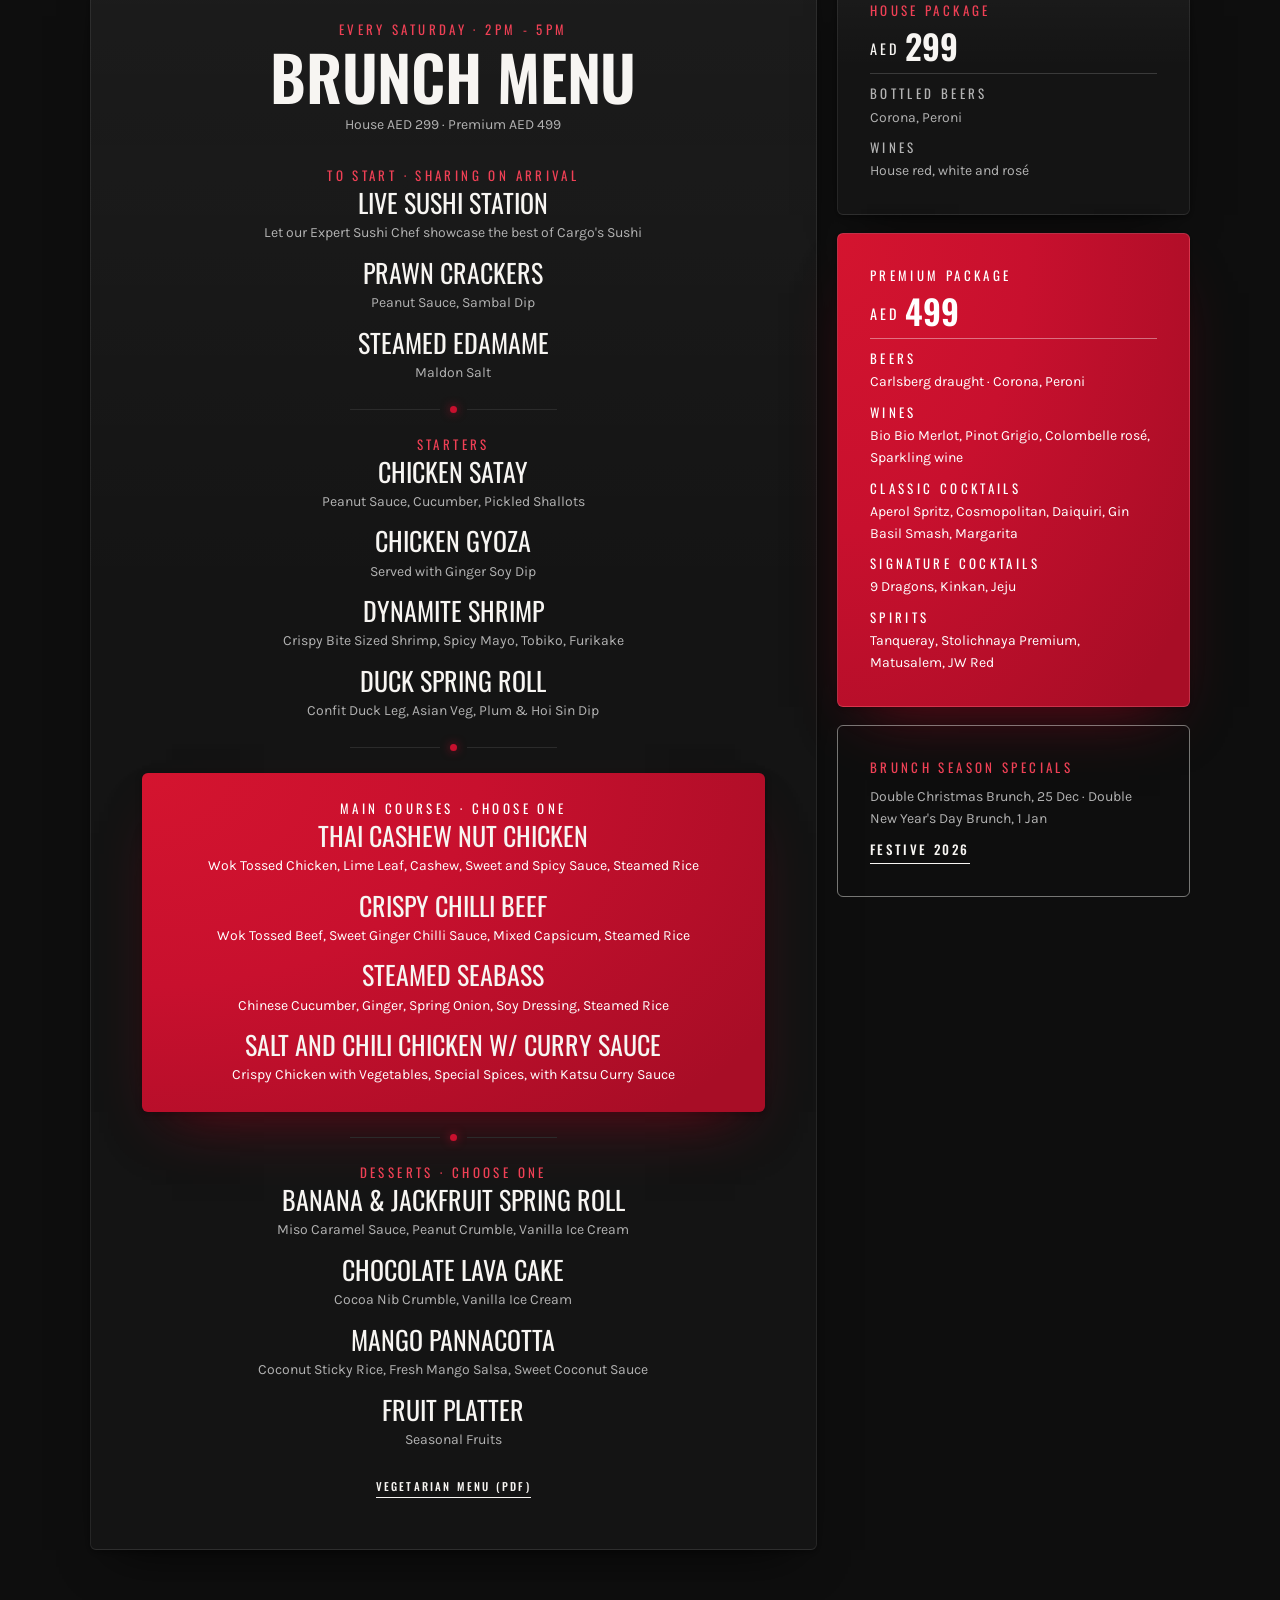
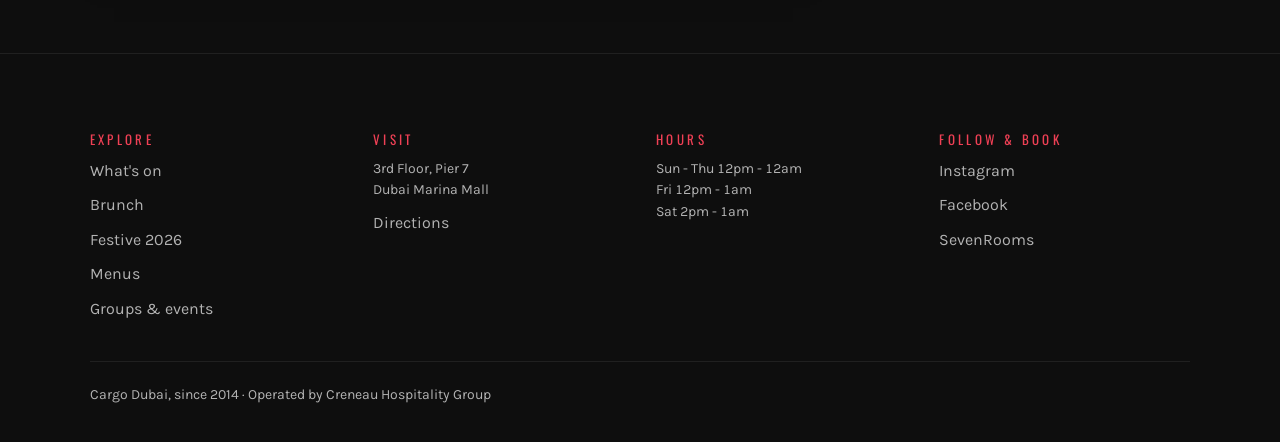
<file: brunch/index.html>
<!doctype html>
<html lang="en">
<head>
<!-- Google Tag Manager -->
<script>(function(w,d,s,l,i){w[l]=w[l]||[];w[l].push({'gtm.start':
new Date().getTime(),event:'gtm.js'});var f=d.getElementsByTagName(s)[0],
j=d.createElement(s),dl=l!='dataLayer'?'&l='+l:'';j.async=true;j.src=
'https://www.googletagmanager.com/gtm.js?id='+i+dl;f.parentNode.insertBefore(j,f);
})(window,document,'script','dataLayer','GTM-MTVJTKW2');</script>
<!-- End Google Tag Manager -->
<meta charset="utf-8">
<meta name="viewport" content="width=device-width, initial-scale=1, viewport-fit=cover">
<title>Saturday &amp; Friday Brunch in Dubai Marina | Cargo Pier 7</title>
<meta name="description" content="Friday Night Brunch and Saturday&#x27;s Meet. Eat &amp; Mingle. Brunch at Cargo, Pier 7 Dubai Marina. House AED 299, Premium AED 499. Plus the Double Halloween Brunch.">
<link rel="canonical" href="https://cargo-dubai.com/brunch/">
<meta name="robots" content="index,follow,max-image-preview:large">
<meta name="theme-color" content="#0e0e0e">
<link rel="icon" href="/favicon.ico" sizes="48x48">
<link rel="icon" href="/favicon.svg" type="image/svg+xml">
<link rel="icon" href="/favicon-32x32.png" type="image/png" sizes="32x32">
<link rel="apple-touch-icon" href="/apple-touch-icon.png">
<link rel="manifest" href="/site.webmanifest">
<meta property="og:type" content="website">
<meta property="og:site_name" content="Cargo Dubai">
<meta property="og:locale" content="en_AE">
<meta property="og:url" content="https://cargo-dubai.com/brunch/">
<meta property="og:title" content="Saturday &amp; Friday Brunch in Dubai Marina | Cargo Pier 7">
<meta property="og:description" content="Friday Night Brunch and Saturday&#x27;s Meet. Eat &amp; Mingle. Brunch at Cargo, Pier 7 Dubai Marina. House AED 299, Premium AED 499. Plus the Double Halloween Brunch.">
<meta property="og:image" content="https://cargo-dubai.com/og-image.jpg">
<meta property="og:image:width" content="1200">
<meta property="og:image:height" content="630">
<meta name="twitter:card" content="summary_large_image">
<meta name="twitter:title" content="Saturday &amp; Friday Brunch in Dubai Marina | Cargo Pier 7">
<meta name="twitter:description" content="Friday Night Brunch and Saturday&#x27;s Meet. Eat &amp; Mingle. Brunch at Cargo, Pier 7 Dubai Marina. House AED 299, Premium AED 499. Plus the Double Halloween Brunch.">
<meta name="twitter:image" content="https://cargo-dubai.com/og-image.jpg">
<link rel="preload" href="/assets/site.css" as="style">
<link rel="stylesheet" href="/assets/site.css">
<!-- Meta Pixel Code -->
<script>
!function(f,b,e,v,n,t,s)
{if(f.fbq)return;n=f.fbq=function(){n.callMethod?
n.callMethod.apply(n,arguments):n.queue.push(arguments)};
if(!f._fbq)f._fbq=n;n.push=n;n.loaded=!0;n.version='2.0';
n.queue=[];t=b.createElement(e);t.async=!0;
t.src=v;s=b.getElementsByTagName(e)[0];
s.parentNode.insertBefore(t,s)}(window, document,'script',
'https://connect.facebook.net/en_US/fbevents.js');
fbq('init', '863830912376927');
fbq('track', 'PageView');
</script>
<!-- End Meta Pixel Code -->
<!-- Google tag (gtag.js) -->
<script async src="https://www.googletagmanager.com/gtag/js?id=G-B8BZNY0FG8"></script>
<script>
  window.dataLayer = window.dataLayer || [];
  function gtag(){dataLayer.push(arguments);}
  gtag('js', new Date());

  gtag('config', 'G-B8BZNY0FG8');
</script>
<script type="application/ld+json">
{
 "@context": "https://schema.org",
 "@graph": [
  {
   "@type": "Restaurant",
   "@id": "https://cargo-dubai.com/#restaurant",
   "name": "Cargo Dubai",
   "alternateName": "Cargo Pier 7",
   "description": "Asian-inspired comfort food, handcrafted cocktails and Dubai Marina views on the third floor of Pier 7 since 2014. Brunches, ladies' night, happy hour and group events.",
   "url": "https://cargo-dubai.com/",
   "image": [
    "https://cargo-dubai.com/og-image.jpg"
   ],
   "telephone": "+97143618129",
   "email": "info@cargo-dubai.com",
   "address": {
    "@type": "PostalAddress",
    "streetAddress": "3rd Floor, Pier 7, Dubai Marina Mall",
    "addressLocality": "Dubai Marina, Dubai",
    "addressRegion": "Dubai",
    "addressCountry": "AE"
   },
   "servesCuisine": [
    "Asian",
    "Asian Fusion",
    "Sushi"
   ],
   "priceRange": "AED 100 - 500",
   "acceptsReservations": "https://www.sevenrooms.com/explore/cargodubai/reservations",
   "menu": "https://cargo-dubai.com/menus/",
   "openingHoursSpecification": [
    {
     "@type": "OpeningHoursSpecification",
     "dayOfWeek": [
      "Sunday",
      "Monday",
      "Tuesday",
      "Wednesday",
      "Thursday"
     ],
     "opens": "12:00",
     "closes": "00:00"
    },
    {
     "@type": "OpeningHoursSpecification",
     "dayOfWeek": "Friday",
     "opens": "12:00",
     "closes": "01:00"
    },
    {
     "@type": "OpeningHoursSpecification",
     "dayOfWeek": "Saturday",
     "opens": "14:00",
     "closes": "01:00"
    }
   ],
   "sameAs": [
    "https://www.instagram.com/cargodubai/",
    "https://www.facebook.com/cargodubai/"
   ]
  },
  {
   "@type": "Event",
   "name": "Double Halloween Brunch (Friday Evening)",
   "description": "A Halloween party in true Cargo style: bottomless drinks, spooky cocktails, sushi buffet, 3-course menu and desserts, music and prizes for the best costume.",
   "startDate": "2026-10-30T20:00:00+04:00",
   "endDate": "2026-10-30T23:00:00+04:00",
   "eventStatus": "https://schema.org/EventScheduled",
   "eventAttendanceMode": "https://schema.org/OfflineEventAttendanceMode",
   "location": {
    "@type": "Place",
    "name": "Cargo, Pier 7",
    "address": {
     "@type": "PostalAddress",
     "streetAddress": "3rd Floor, Pier 7, Dubai Marina Mall",
     "addressLocality": "Dubai Marina, Dubai",
     "addressRegion": "Dubai",
     "addressCountry": "AE"
    }
   },
   "organizer": {
    "@type": "Restaurant",
    "name": "Cargo Dubai",
    "@id": "https://cargo-dubai.com/#restaurant"
   },
   "image": [
    "https://cargo-dubai.com/og-image.jpg"
   ],
   "offers": [
    {
     "@type": "Offer",
     "name": "Alcohol Package",
     "price": "299",
     "priceCurrency": "AED",
     "url": "https://www.sevenrooms.com/explore/cargodubai/reservations",
     "availability": "https://schema.org/InStock"
    },
    {
     "@type": "Offer",
     "name": "Premium Package",
     "price": "499",
     "priceCurrency": "AED",
     "url": "https://www.sevenrooms.com/explore/cargodubai/reservations",
     "availability": "https://schema.org/InStock"
    }
   ]
  },
  {
   "@type": "Event",
   "name": "Double Halloween Brunch (Saturday Afternoon)",
   "description": "A Halloween party in true Cargo style: bottomless drinks, spooky cocktails, sushi buffet, 3-course menu and desserts, music and prizes for the best costume.",
   "startDate": "2026-10-31T14:00:00+04:00",
   "endDate": "2026-10-31T17:00:00+04:00",
   "eventStatus": "https://schema.org/EventScheduled",
   "eventAttendanceMode": "https://schema.org/OfflineEventAttendanceMode",
   "location": {
    "@type": "Place",
    "name": "Cargo, Pier 7",
    "address": {
     "@type": "PostalAddress",
     "streetAddress": "3rd Floor, Pier 7, Dubai Marina Mall",
     "addressLocality": "Dubai Marina, Dubai",
     "addressRegion": "Dubai",
     "addressCountry": "AE"
    }
   },
   "organizer": {
    "@type": "Restaurant",
    "name": "Cargo Dubai",
    "@id": "https://cargo-dubai.com/#restaurant"
   },
   "image": [
    "https://cargo-dubai.com/og-image.jpg"
   ],
   "offers": [
    {
     "@type": "Offer",
     "name": "Alcohol Package",
     "price": "299",
     "priceCurrency": "AED",
     "url": "https://www.sevenrooms.com/explore/cargodubai/reservations",
     "availability": "https://schema.org/InStock"
    },
    {
     "@type": "Offer",
     "name": "Premium Package",
     "price": "499",
     "priceCurrency": "AED",
     "url": "https://www.sevenrooms.com/explore/cargodubai/reservations",
     "availability": "https://schema.org/InStock"
    }
   ]
  }
 ]
}
</script>
</head>
<body data-page="brunch">
<!-- Google Tag Manager (noscript) -->
<noscript><iframe src="https://www.googletagmanager.com/ns.html?id=GTM-MTVJTKW2"
height="0" width="0" style="display:none;visibility:hidden"></iframe></noscript>
<!-- End Google Tag Manager (noscript) -->
<noscript><img height="1" width="1" style="display:none" src="https://www.facebook.com/tr?id=863830912376927&amp;ev=PageView&amp;noscript=1" alt=""></noscript>
<a class="skip" href="#main">Skip to content</a>

<header class="top" id="top">
  <div class="wrap top__in">
    <a class="top__logo" href="/" aria-label="Cargo, home"><img src="/assets/img/cargo-dubai-logo.svg" alt="Cargo" width="146" height="37"></a>
    <nav class="nav" id="nav" aria-label="Main">
      <a href="/whats-on/">What's on</a>
      <div class="nav__group">
        <a href="/brunch/" aria-haspopup="true">Brunch<span class="nav__caret" aria-hidden="true"></span></a>
        <div class="nav__sub" role="group" aria-label="Brunch">
          <a href="/brunch/#halloween">Halloween Brunch</a>
        </div>
      </div>
      <a href="/festive/">Festive 2026</a>
      <a href="/menus/">Menus</a>
      <a href="/groups/">Groups &amp; events</a>
      <a href="/visit/">Visit</a>
    </nav>
    <button class="menu-btn" id="menu-btn" type="button" aria-expanded="false" aria-controls="nav">Menu</button>
    <a class="btn btn--primary" href="https://www.sevenrooms.com/explore/cargodubai/reservations" target="_blank" rel="noopener">Book<span class="hide-s">&nbsp;a table</span></a>
  </div>
</header>

<main id="main">
<div data-page="brunch">
  <section class="hero hero--page hero--video">
    <div class="hero__img"><img src="/assets/img/cargo-dubai-guests-dancing-at-the-bar-with-the.webp" alt="" aria-hidden="true"></div>
    <div class="wrap hero__in">
      <div class="hero__copy">
        <span class="chip chip--red" style="justify-self:start">Every Saturday · 2pm - 5pm</span>
        <h1 class="display-xl">Meet. Eat &amp; Mingle.<span class="pair-2">Brunch.</span></h1>
        <p class="lead">East Asian street food, a live sushi station, free-flowing drinks and the Marina in daylight, every Saturday on Pier 7.</p>
        <div class="actions"><a class="btn btn--primary" href="https://www.sevenrooms.com/explore/cargodubai/reservations" target="_blank" rel="noopener">Book brunch <span class="arr" aria-hidden="true">→</span></a><button class="link" type="button" data-go="b-menu" style="border:0;cursor:pointer">See the menu</button></div>
      </div>
    </div>
  </section>

  <section class="sec" aria-labelledby="h-brunches">
    <div class="wrap">
      <div class="sec-head"><div class="stack-2"><p class="eyebrow">Two brunches</p><h2 id="h-brunches" class="display-l">Daylight or after dark.</h2></div>
        <p class="detail" style="max-width:40ch">Brunch access is for guests aged 21 and over.</p></div>
      <div class="grid eq">
        <article class="c-6 card night">
          <div class="media r169"><span class="chip">Friday · Night</span><img src="/assets/img/cargo-dubai-a-party-at-cargo-with-sparklers-and.webp" alt="Friday night: a performer on the tables with sparklers and the Marina behind" loading="lazy"></div>
          <div class="night__body">
            <p class="eyebrow">Every Friday | 8pm - 11pm</p>
            <h3 class="display-m">Friday Night Brunch</h3>
            <p class="body">Kickstart the weekend: 3-course meal &amp; free-flowing drinks after a long week.</p>
            <div class="night__foot">
              <div class="prices" style="gap:10px 28px"><div class="stack-1"><span class="eyebrow quiet">House</span><span class="price"><small>AED</small>299</span></div><div class="stack-1"><span class="eyebrow quiet">Premium</span><span class="price"><small>AED</small>499</span></div></div>
              <a class="link" href="https://www.sevenrooms.com/explore/cargodubai/reservations" target="_blank" rel="noopener">Book Friday</a>
            </div>
            <p class="detail">2 for 1 with EPC &amp; Careem · <strong style="color:var(--paper)">Premium only</strong></p>
          </div>
        </article>
        <article class="c-6 card night">
          <div class="media r169"><span class="chip">Saturday · Day</span><img src="/assets/img/cargo-dubai-guests-dancing-at-the-bar-with-the.webp" alt="Saturday brunch: guests dancing at the bar in daylight with the DJ behind" loading="lazy"></div>
          <div class="night__body">
            <p class="eyebrow">Every Saturday | 2pm - 5pm</p>
            <h3 class="display-m">Meet. Eat &amp; Mingle. Brunch</h3>
            <p class="body">East Asian street food, entertainment and a live sushi station from the moment you arrive.</p>
            <div class="night__foot">
              <div class="prices" style="gap:10px 28px"><div class="stack-1"><span class="eyebrow quiet">House</span><span class="price"><small>AED</small>299</span></div><div class="stack-1"><span class="eyebrow quiet">Premium</span><span class="price"><small>AED</small>499</span></div></div>
              <a class="link" href="https://www.sevenrooms.com/explore/cargodubai/reservations" target="_blank" rel="noopener">Book Saturday</a>
            </div>
            <p class="detail">2 for 1 with EPC, Entertainer &amp; Careem · <strong style="color:var(--paper)">Premium only</strong></p>
          </div>
        </article>
      </div>
      <p class="detail" style="margin-top:18px">2 for 1 offers apply to the Premium package only.</p>
    </div>
  </section>

  <section class="sec sec--tight" id="halloween" aria-labelledby="h-hween-b" style="scroll-margin-top:calc(var(--head) + 16px)">
    <div class="wrap">
      <div class="grid eq feature">
        <div class="c-7 card stack-3 hween">
          <p class="eyebrow">Halloween · Fri 30 &amp; Sat 31 Oct</p>
          <h2 id="h-hween-b" class="display-l">Double Halloween Brunch.</h2>
          <p class="body">A Halloween party in true Cargo style. Bottomless bevs, spooky cocktails, sushi buffets, 3-course menu and desserts.</p>
          <p class="body">With music that will get you on your feet and prizes for the best costume! It's a truly bewitched experience you do not want to miss!</p>
          <div class="hween__sit">
            <div class="stack-1"><span class="eyebrow">Friday 30 Oct</span><span class="title">Evening Brunch</span><span class="detail">8pm - 11pm</span></div>
            <div class="stack-1"><span class="eyebrow">Saturday 31 Oct</span><span class="title">Afternoon Brunch</span><span class="detail">2pm - 5pm</span></div>
          </div>
          <div class="prices" style="padding-top:16px;border-top:1px solid var(--line)">
            <div class="stack-1"><span class="eyebrow">Alcohol package</span><span class="price"><small>AED</small>299</span></div>
            <div class="stack-1"><span class="eyebrow">Premium package</span><span class="price"><small>AED</small>499</span></div>
            <p class="eyebrow quiet meta" style="line-height:1.9">Per person</p>
          </div>
          <a class="btn btn--primary" href="https://www.sevenrooms.com/explore/cargodubai/reservations" target="_blank" rel="noopener" style="justify-self:start">Book now <span class="arr" aria-hidden="true">→</span></a>
        </div>
        <div class="c-5 media hween-media"><img src="/assets/img/cargo-dubai-guests-in-halloween-costumes-at-cargo-brunch.webp" alt="Guests in Halloween costumes at Cargo brunch, under Trick or Treat balloons" loading="lazy" style="object-position:50% 40%"></div>
      </div>
    </div>
  </section>

  <section class="sec sec--tight" aria-labelledby="h-gallery">
    <div class="wrap">
      <div class="sec-head"><div class="stack-2"><p class="eyebrow">The room on a Saturday</p><h2 id="h-gallery" class="display-l">It gets loud.</h2></div></div>
      <div class="gallery">
        <div class="media g-a"><img src="/assets/img/cargo-dubai-guests-dancing-at-the-bar-with-the.webp" alt="Guests dancing at the bar with drinks in the air" loading="lazy"></div>
        <div class="media g-b"><img src="/assets/img/cargo-dubai-the-dj-at-the-booth-in-daylight.webp" alt="The DJ at the booth in daylight under the neon" loading="lazy"></div>
        <div class="media g-c"><img src="/assets/img/cargo-dubai-the-live-sushi-station-at-saturday-brunch.webp" alt="The live sushi station at Saturday brunch, the chef plating rolls under the neon" loading="lazy"></div>
        <div class="media g-d"><img src="/assets/img/cargo-dubai-guests-raising-sparkler-bottles-under-the-neon.webp" alt="Guests raising sparkler bottles under the neon wall" loading="lazy"></div>
        <div class="media g-e"><img src="/assets/img/cargo-dubai-a-performer-on-the-tables-with-sparklers.webp" alt="A performer on the tables with sparklers" loading="lazy"></div>
      </div>
    </div>
  </section>

  <section class="sec sec--tight anchor" id="b-menu" aria-labelledby="h-bmenu">
    <div class="wrap grid">
      <div class="c-8 card menu-card" style="max-width:none;margin:0">
        <div class="stack-2" style="text-align:center;margin-bottom:30px;justify-items:center">
          <p class="eyebrow">Every Saturday · 2pm - 5pm</p>
          <h2 id="h-bmenu" class="display-l">Brunch menu</h2>
          <p class="detail">House AED 299 · Premium AED 499</p>
        </div>
        <div class="course"><p class="eyebrow">To start · sharing on arrival</p><p class="title">Live Sushi Station</p><p class="detail">Let our Expert Sushi Chef showcase the best of Cargo's Sushi</p><p class="title" style="margin-top:10px">Prawn Crackers</p><p class="detail">Peanut Sauce, Sambal Dip</p><p class="title" style="margin-top:10px">Steamed Edamame</p><p class="detail">Maldon Salt</p></div>
        <div class="dot" aria-hidden="true"><span></span></div>
        <div class="course"><p class="eyebrow">Starters</p>
          <p class="title">Chicken Satay</p><p class="detail">Peanut Sauce, Cucumber, Pickled Shallots</p>
          <p class="title" style="margin-top:10px">Chicken Gyoza</p><p class="detail">Served with Ginger Soy Dip</p>
          <p class="title" style="margin-top:10px">Dynamite Shrimp</p><p class="detail">Crispy Bite Sized Shrimp, Spicy Mayo, Tobiko, Furikake</p>
          <p class="title" style="margin-top:10px">Duck Spring Roll</p><p class="detail">Confit Duck Leg, Asian Veg, Plum &amp; Hoi Sin Dip</p></div>
        <div class="dot" aria-hidden="true"><span></span></div>
        <div class="course course--featured card--red"><p class="eyebrow">Main courses · choose one</p>
          <p class="title">Thai Cashew Nut Chicken</p><p class="detail">Wok Tossed Chicken, Lime Leaf, Cashew, Sweet and Spicy Sauce, Steamed Rice</p>
          <p class="title" style="margin-top:10px">Crispy Chilli Beef</p><p class="detail">Wok Tossed Beef, Sweet Ginger Chilli Sauce, Mixed Capsicum, Steamed Rice</p>
          <p class="title" style="margin-top:10px">Steamed Seabass</p><p class="detail">Chinese Cucumber, Ginger, Spring Onion, Soy Dressing, Steamed Rice</p>
          <p class="title" style="margin-top:10px">Salt and Chili Chicken w/ Curry Sauce</p><p class="detail">Crispy Chicken with Vegetables, Special Spices, with Katsu Curry Sauce</p></div>
        <div class="dot" aria-hidden="true"><span></span></div>
        <div class="course"><p class="eyebrow">Desserts · choose one</p>
          <p class="title">Banana &amp; Jackfruit Spring Roll</p><p class="detail">Miso Caramel Sauce, Peanut Crumble, Vanilla Ice Cream</p>
          <p class="title" style="margin-top:10px">Chocolate Lava Cake</p><p class="detail">Cocoa Nib Crumble, Vanilla Ice Cream</p>
          <p class="title" style="margin-top:10px">Mango Pannacotta</p><p class="detail">Coconut Sticky Rice, Fresh Mango Salsa, Sweet Coconut Sauce</p>
          <p class="title" style="margin-top:10px">Fruit Platter</p><p class="detail">Seasonal Fruits</p></div>
        <p class="detail" style="text-align:center;margin-top:26px"><a class="link" style="font-size:11px" href="/menus/pdf/cargo-dubai-vegetarian-brunch-menu.pdf" target="_blank" rel="noopener">Vegetarian menu (PDF)</a></p>
      </div>
      <div class="c-4 stack-3" style="align-content:start">
        <div class="card stack-2">
          <p class="eyebrow">House package</p><p class="price"><small>AED</small>299</p><hr class="hair">
          <div class="stack-1"><p class="eyebrow quiet">Bottled beers</p><p class="detail">Corona, Peroni</p></div>
          <div class="stack-1"><p class="eyebrow quiet">Wines</p><p class="detail">House red, white and rosé</p></div>
        </div>
        <div class="card card--red stack-2">
          <p class="eyebrow">Premium package</p><p class="price"><small>AED</small>499</p><hr class="hair">
          <div class="stack-1"><p class="eyebrow">Beers</p><p class="detail">Carlsberg draught · Corona, Peroni</p></div>
          <div class="stack-1"><p class="eyebrow">Wines</p><p class="detail">Bio Bio Merlot, Pinot Grigio, Colombelle rosé, Sparkling wine</p></div>
          <div class="stack-1"><p class="eyebrow">Classic cocktails</p><p class="detail">Aperol Spritz, Cosmopolitan, Daiquiri, Gin Basil Smash, Margarita</p></div>
          <div class="stack-1"><p class="eyebrow">Signature cocktails</p><p class="detail">9 Dragons, Kinkan, Jeju</p></div>
          <div class="stack-1"><p class="eyebrow">Spirits</p><p class="detail">Tanqueray, Stolichnaya Premium, Matusalem, JW Red</p></div>
        </div>
        <div class="card card--ghost stack-2">
          <p class="eyebrow">Brunch season specials</p>
          <p class="detail">Double Christmas Brunch, 25 Dec · Double New Year's Day Brunch, 1 Jan</p>
          <a class="link" href="/festive/" style="justify-self:start">Festive 2026</a>
        </div>
      </div>
    </div>
  </section>
</div>
</main>

<footer class="foot">
  <div class="wrap">
    <div class="foot__grid">
      <div><p class="eyebrow">Explore</p><a href="/whats-on/">What's on</a><a href="/brunch/">Brunch</a><a href="/festive/">Festive 2026</a><a href="/menus/">Menus</a><a href="/groups/">Groups &amp; events</a></div>
      <div><p class="eyebrow">Visit</p><p class="detail">3rd Floor, Pier 7<br>Dubai Marina Mall</p><a href="https://goo.gl/maps/JL4Xf8f4XVQuA5uD7" target="_blank" rel="noopener">Directions</a></div>
      <div><p class="eyebrow">Hours</p><p class="detail" style="font-variant-numeric:tabular-nums">Sun - Thu 12pm - 12am<br>Fri 12pm - 1am<br>Sat 2pm - 1am</p></div>
      <div><p class="eyebrow">Follow &amp; book</p><a href="https://www.instagram.com/cargodubai/" target="_blank" rel="noopener">Instagram</a><a href="https://www.facebook.com/cargodubai/" target="_blank" rel="noopener">Facebook</a><a href="https://www.sevenrooms.com/explore/cargodubai/reservations" target="_blank" rel="noopener">SevenRooms</a></div>
    </div>
    <div class="foot__base">
      <p class="detail">Cargo Dubai, since 2014 · Operated by <a href="https://creneauhospitality.com/" target="_blank" rel="noopener">Creneau Hospitality Group</a></p>
    </div>
  </div>
</footer>

<script src="/assets/site.js" defer></script>
</body>
</html>
</file>
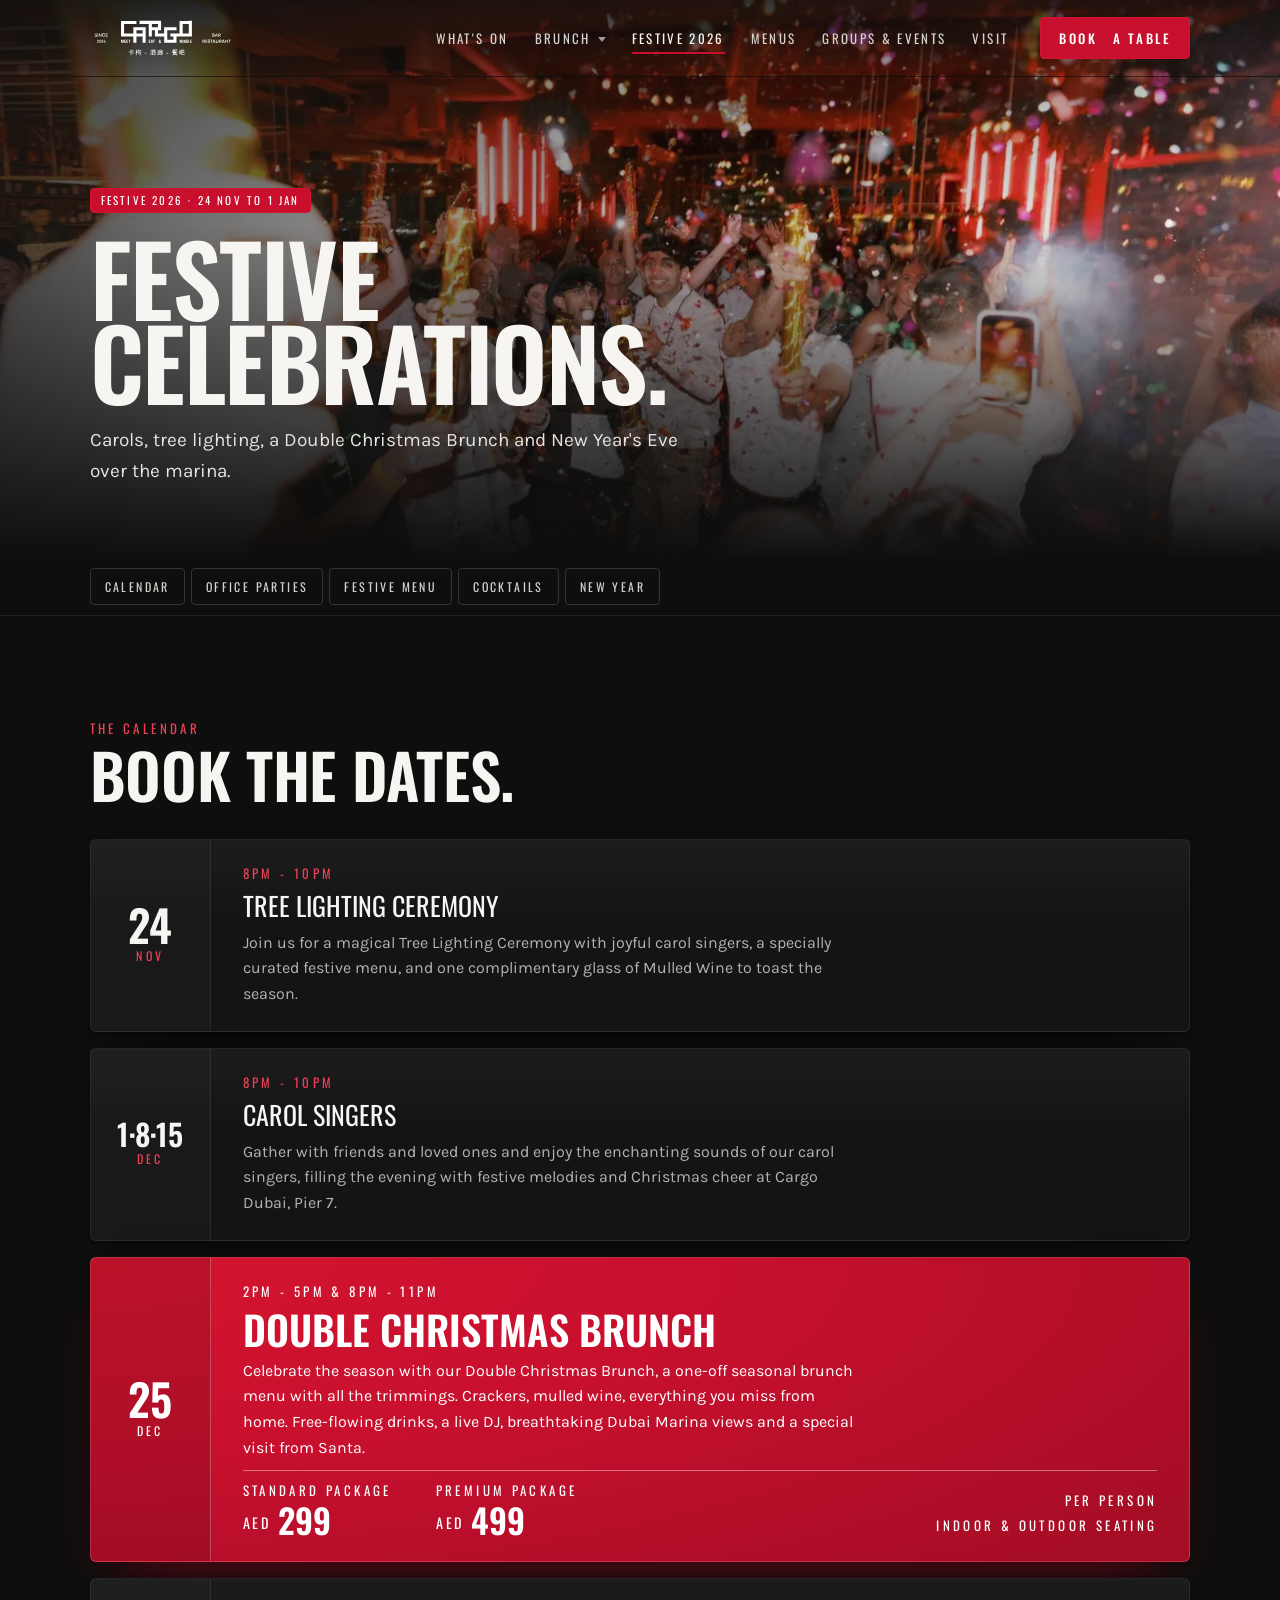
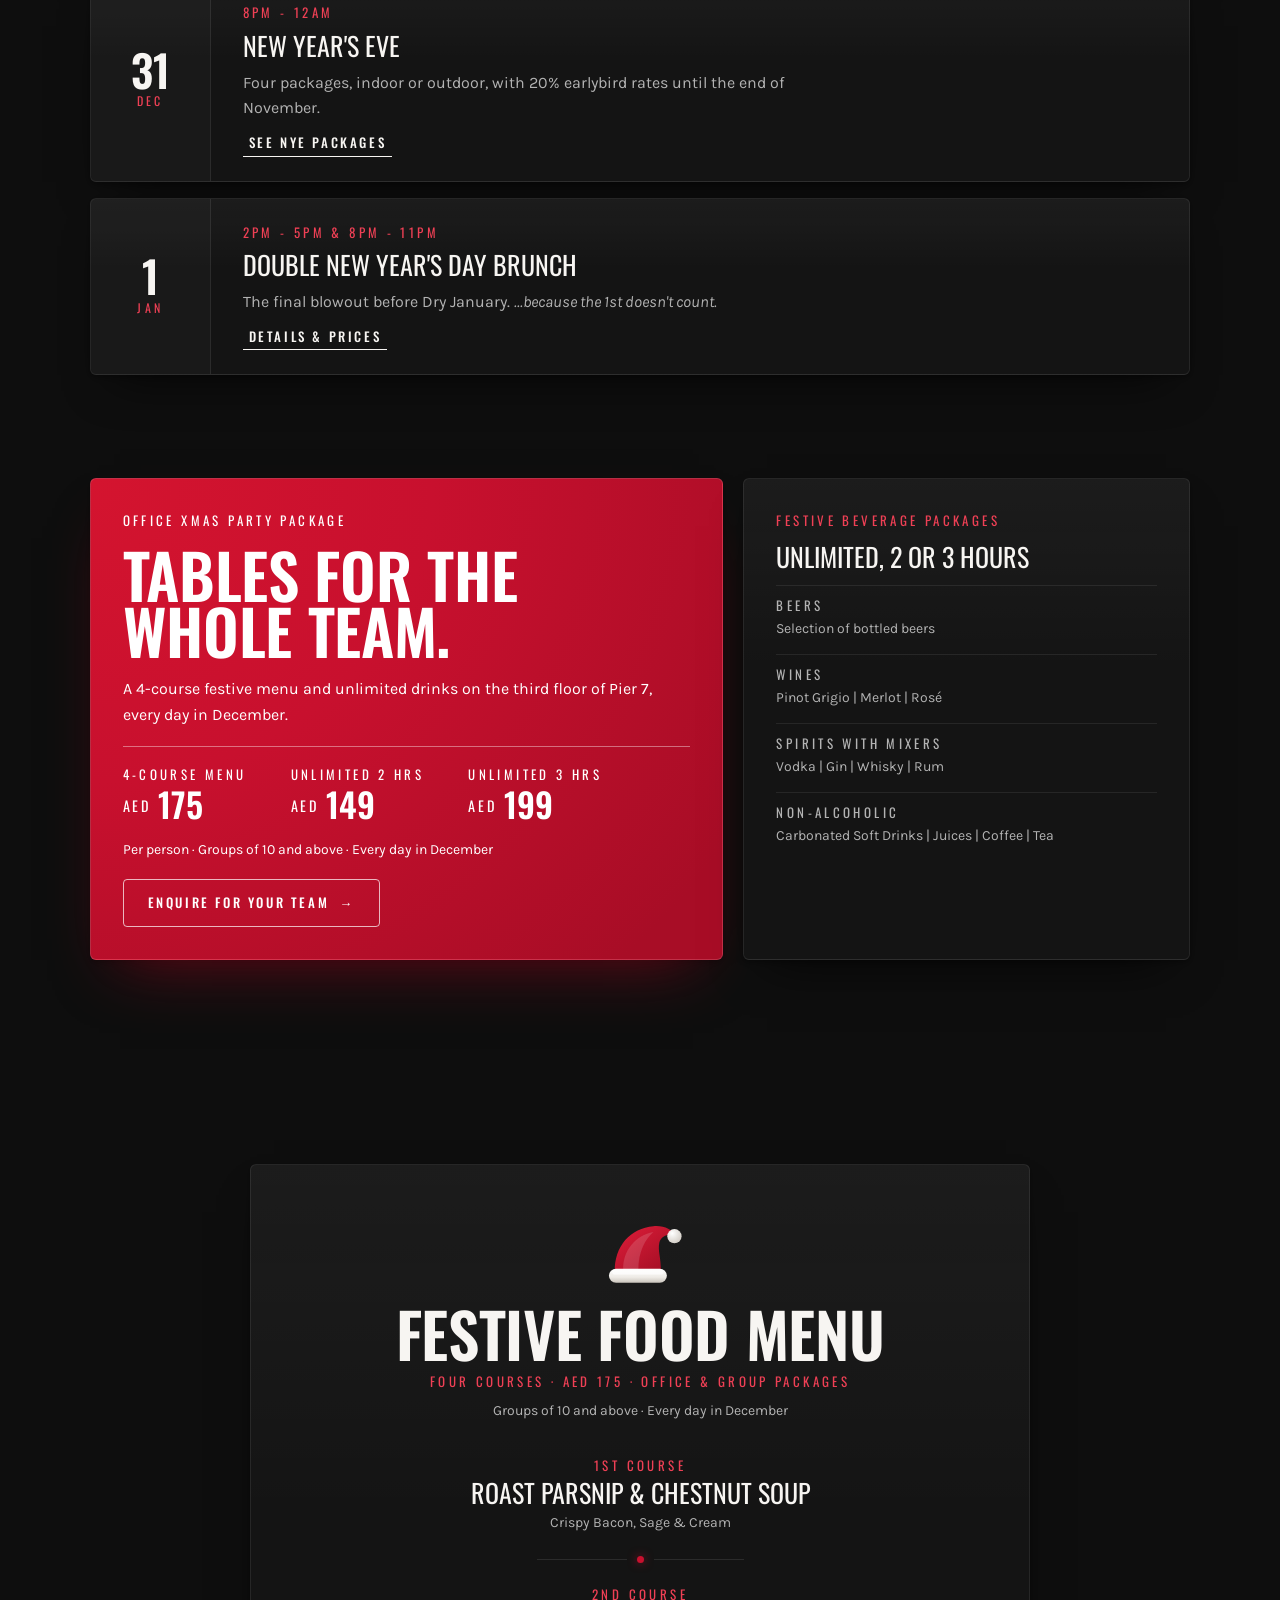
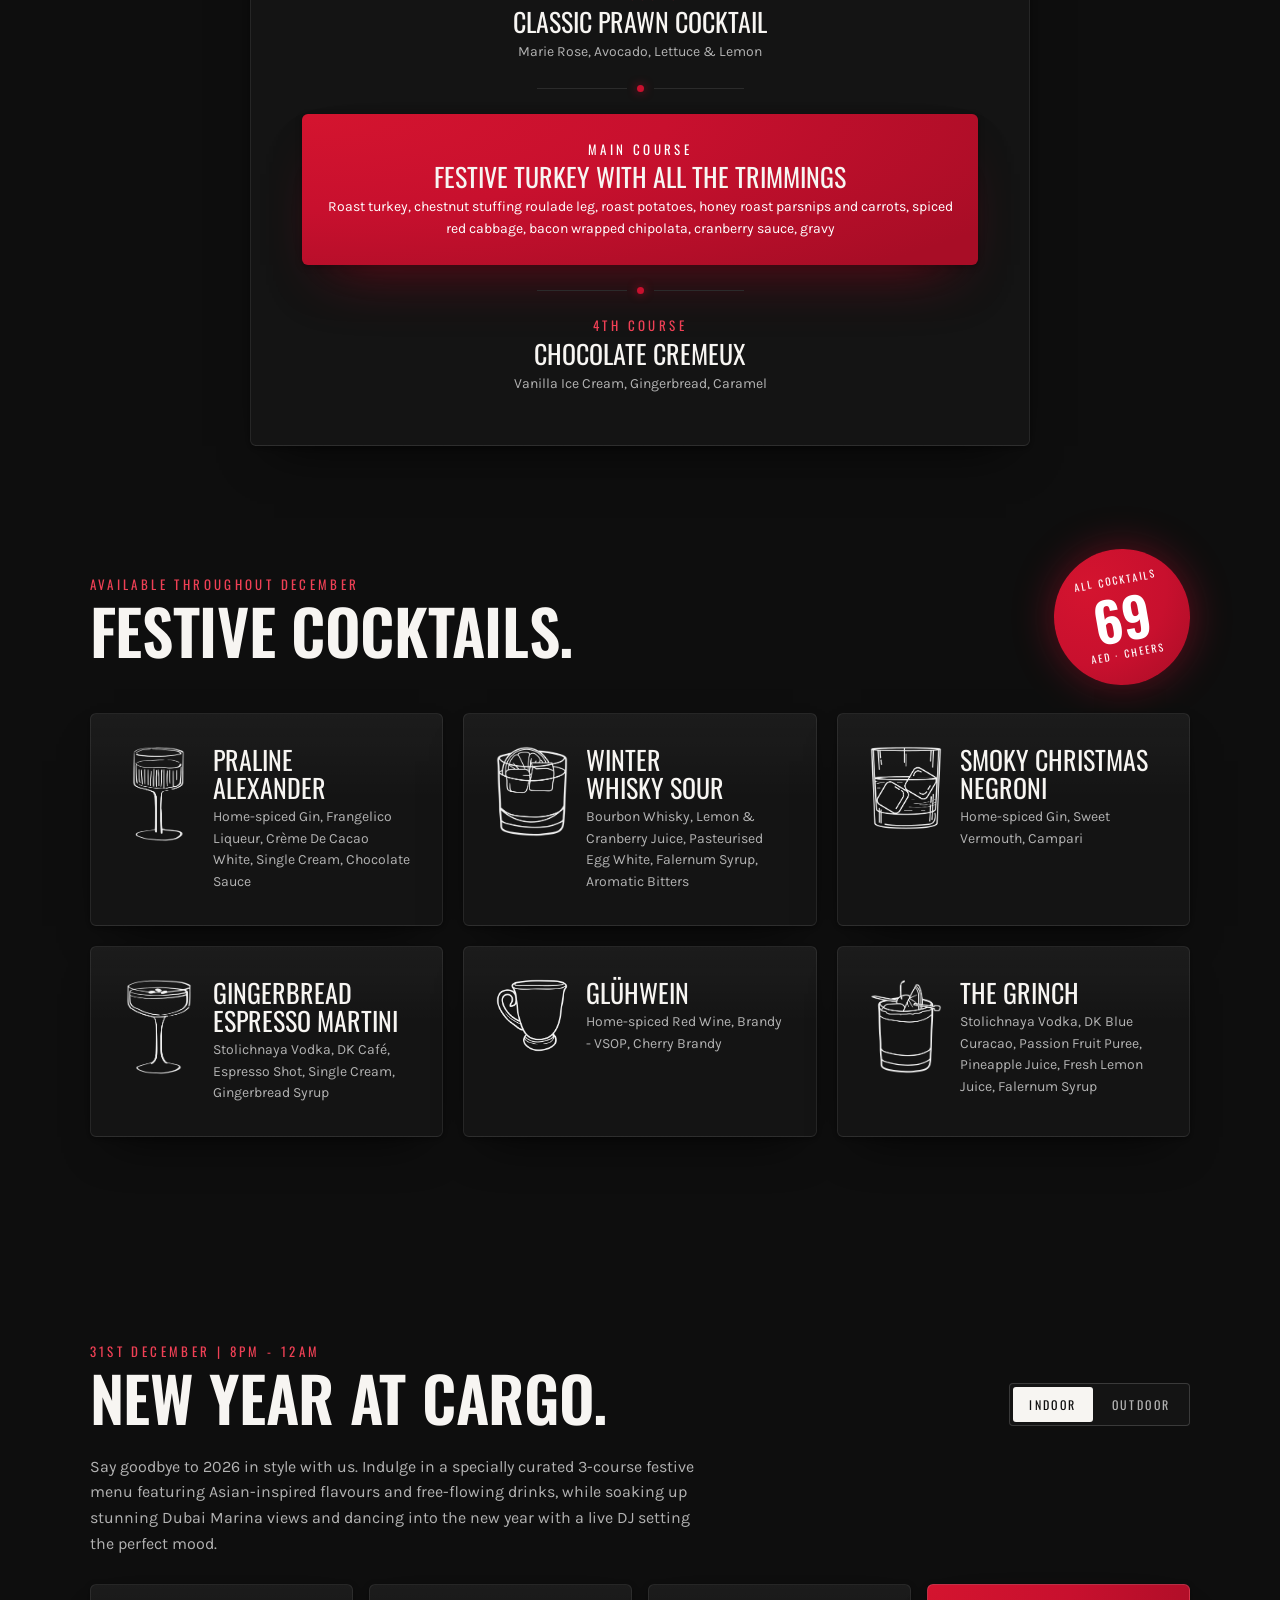
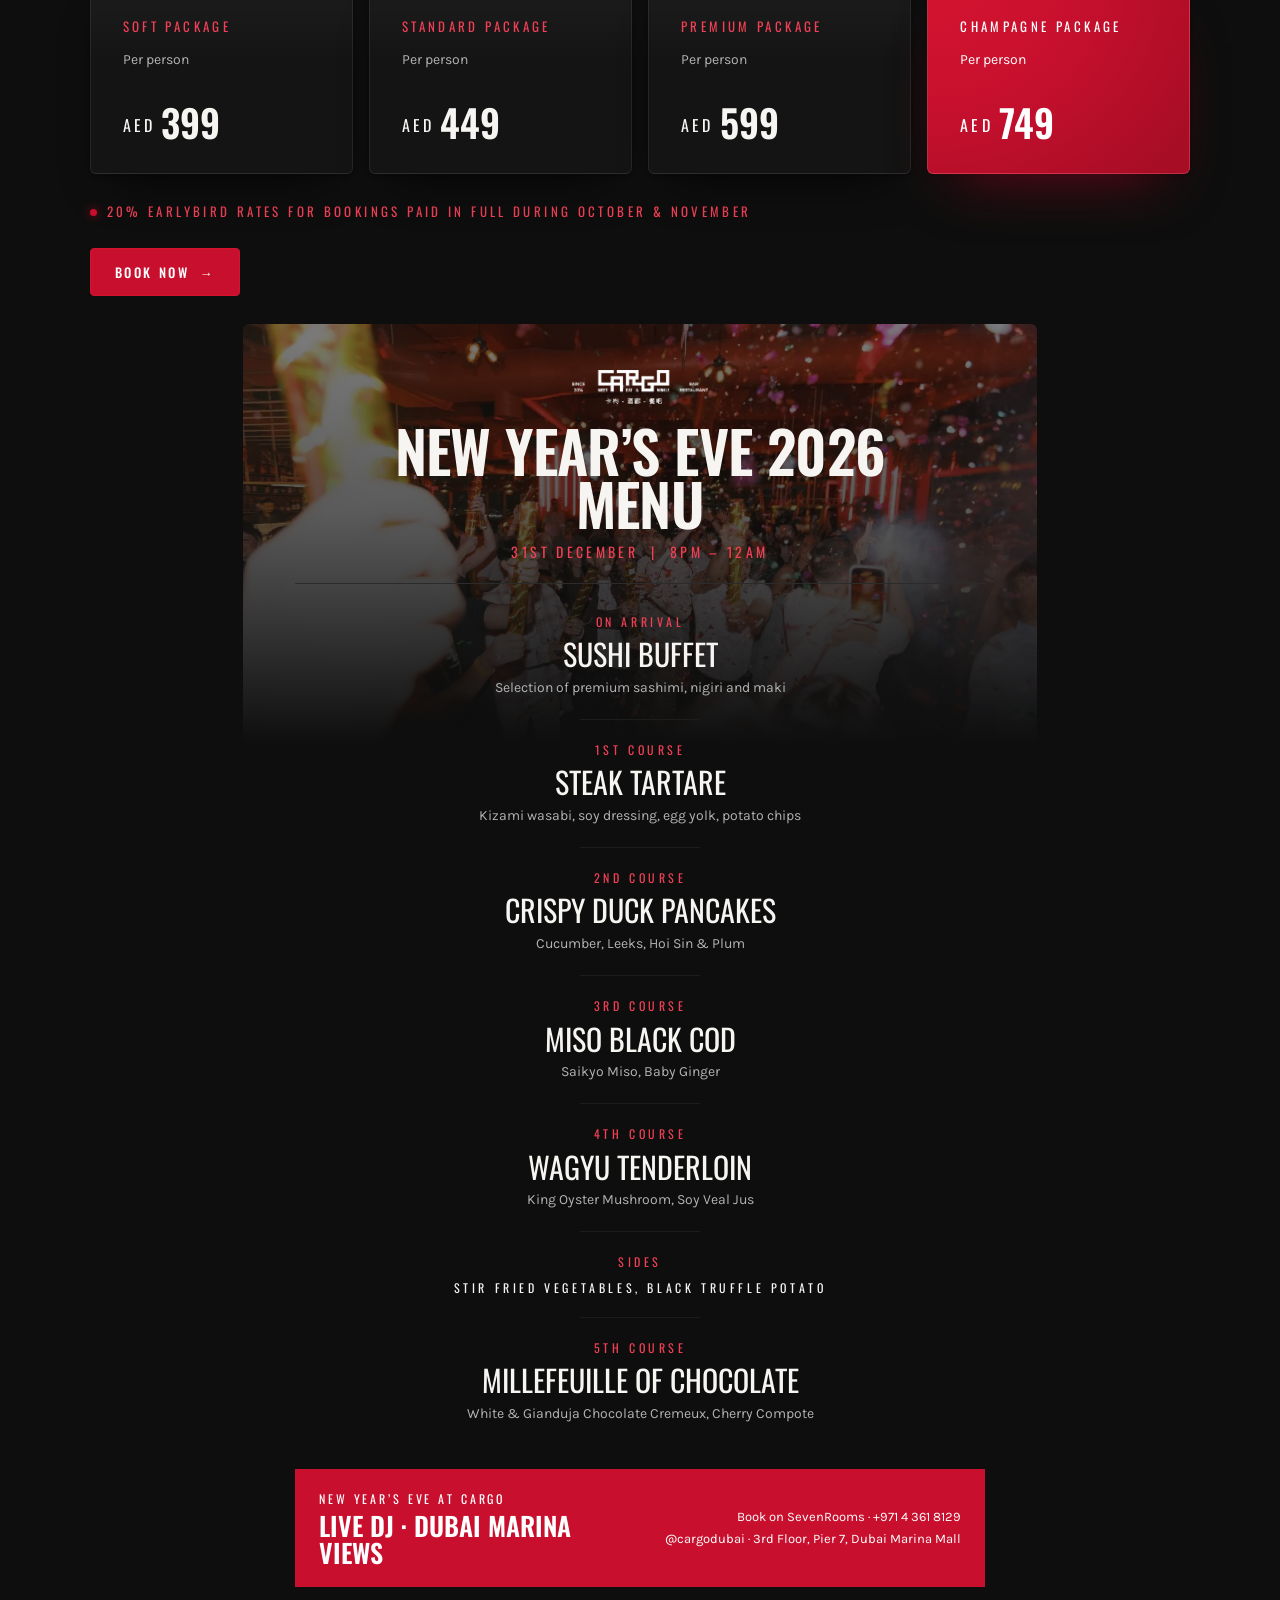
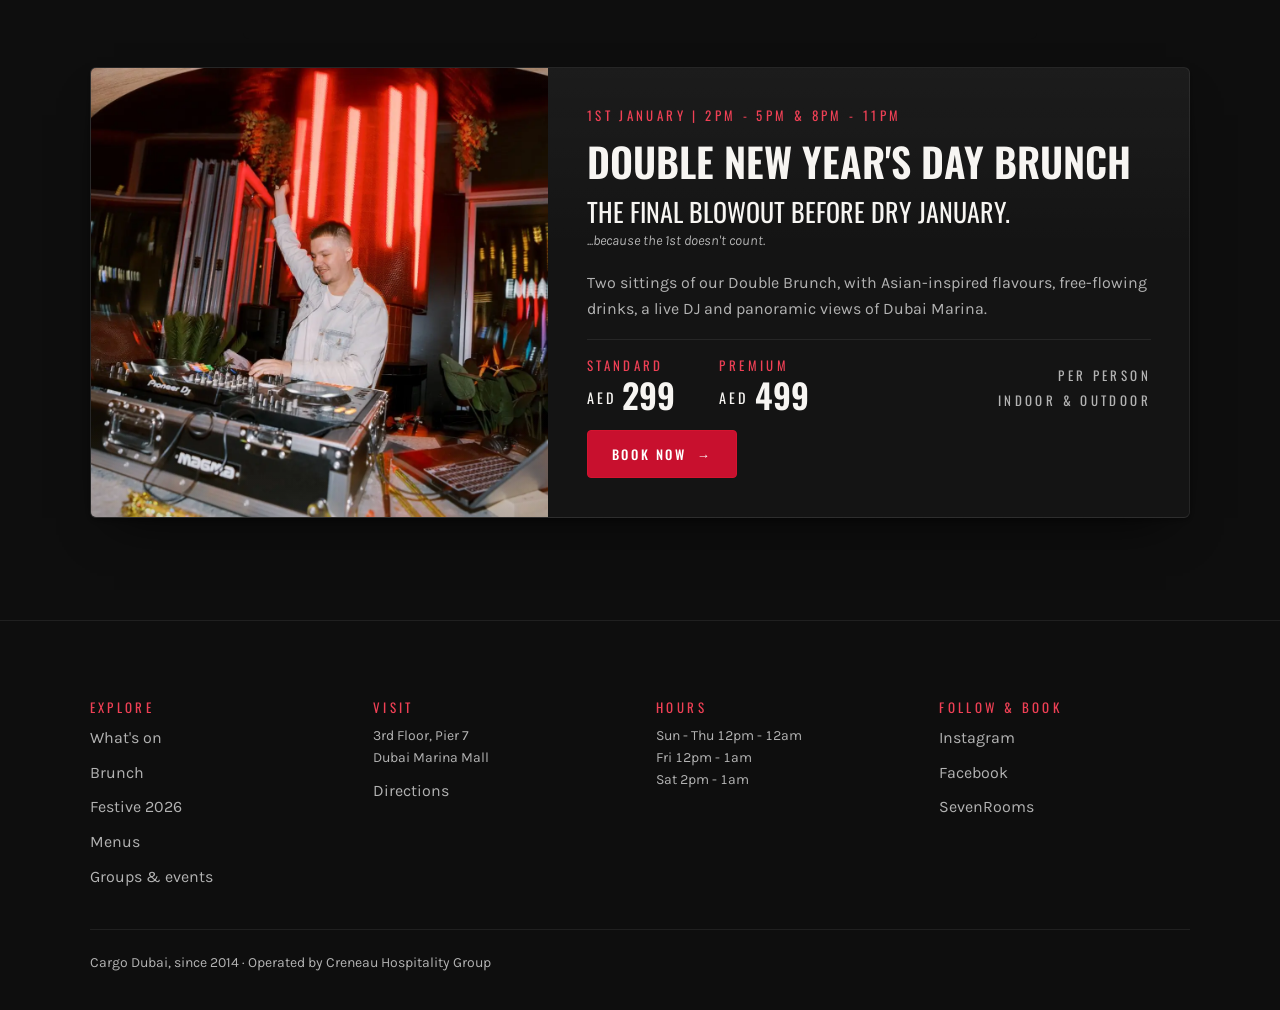
<file: festive/index.html>
<!doctype html>
<html lang="en">
<head>
<!-- Google Tag Manager -->
<script>(function(w,d,s,l,i){w[l]=w[l]||[];w[l].push({'gtm.start':
new Date().getTime(),event:'gtm.js'});var f=d.getElementsByTagName(s)[0],
j=d.createElement(s),dl=l!='dataLayer'?'&l='+l:'';j.async=true;j.src=
'https://www.googletagmanager.com/gtm.js?id='+i+dl;f.parentNode.insertBefore(j,f);
})(window,document,'script','dataLayer','GTM-MTVJTKW2');</script>
<!-- End Google Tag Manager -->
<meta charset="utf-8">
<meta name="viewport" content="width=device-width, initial-scale=1, viewport-fit=cover">
<title>Christmas Brunch &amp; NYE 2026 in Dubai Marina | Cargo</title>
<meta name="description" content="Festive 2026 at Cargo Dubai Marina: tree lighting, carols, Double Christmas Brunch, New Year&#x27;s Eve packages from AED 399 and office Christmas parties.">
<link rel="canonical" href="https://cargo-dubai.com/festive/">
<meta name="robots" content="index,follow,max-image-preview:large">
<meta name="theme-color" content="#0e0e0e">
<link rel="icon" href="/favicon.ico" sizes="48x48">
<link rel="icon" href="/favicon.svg" type="image/svg+xml">
<link rel="icon" href="/favicon-32x32.png" type="image/png" sizes="32x32">
<link rel="apple-touch-icon" href="/apple-touch-icon.png">
<link rel="manifest" href="/site.webmanifest">
<meta property="og:type" content="website">
<meta property="og:site_name" content="Cargo Dubai">
<meta property="og:locale" content="en_AE">
<meta property="og:url" content="https://cargo-dubai.com/festive/">
<meta property="og:title" content="Christmas Brunch &amp; NYE 2026 in Dubai Marina | Cargo">
<meta property="og:description" content="Festive 2026 at Cargo Dubai Marina: tree lighting, carols, Double Christmas Brunch, New Year&#x27;s Eve packages from AED 399 and office Christmas parties.">
<meta property="og:image" content="https://cargo-dubai.com/og-image.jpg">
<meta property="og:image:width" content="1200">
<meta property="og:image:height" content="630">
<meta name="twitter:card" content="summary_large_image">
<meta name="twitter:title" content="Christmas Brunch &amp; NYE 2026 in Dubai Marina | Cargo">
<meta name="twitter:description" content="Festive 2026 at Cargo Dubai Marina: tree lighting, carols, Double Christmas Brunch, New Year&#x27;s Eve packages from AED 399 and office Christmas parties.">
<meta name="twitter:image" content="https://cargo-dubai.com/og-image.jpg">
<link rel="preload" href="/assets/site.css" as="style">
<link rel="stylesheet" href="/assets/site.css">
<!-- Meta Pixel Code -->
<script>
!function(f,b,e,v,n,t,s)
{if(f.fbq)return;n=f.fbq=function(){n.callMethod?
n.callMethod.apply(n,arguments):n.queue.push(arguments)};
if(!f._fbq)f._fbq=n;n.push=n;n.loaded=!0;n.version='2.0';
n.queue=[];t=b.createElement(e);t.async=!0;
t.src=v;s=b.getElementsByTagName(e)[0];
s.parentNode.insertBefore(t,s)}(window, document,'script',
'https://connect.facebook.net/en_US/fbevents.js');
fbq('init', '863830912376927');
fbq('track', 'PageView');
</script>
<!-- End Meta Pixel Code -->
<!-- Google tag (gtag.js) -->
<script async src="https://www.googletagmanager.com/gtag/js?id=G-B8BZNY0FG8"></script>
<script>
  window.dataLayer = window.dataLayer || [];
  function gtag(){dataLayer.push(arguments);}
  gtag('js', new Date());

  gtag('config', 'G-B8BZNY0FG8');
</script>
<script type="application/ld+json">
{
 "@context": "https://schema.org",
 "@graph": [
  {
   "@type": "Restaurant",
   "@id": "https://cargo-dubai.com/#restaurant",
   "name": "Cargo Dubai",
   "alternateName": "Cargo Pier 7",
   "description": "Asian-inspired comfort food, handcrafted cocktails and Dubai Marina views on the third floor of Pier 7 since 2014. Brunches, ladies' night, happy hour and group events.",
   "url": "https://cargo-dubai.com/",
   "image": [
    "https://cargo-dubai.com/og-image.jpg"
   ],
   "telephone": "+97143618129",
   "email": "info@cargo-dubai.com",
   "address": {
    "@type": "PostalAddress",
    "streetAddress": "3rd Floor, Pier 7, Dubai Marina Mall",
    "addressLocality": "Dubai Marina, Dubai",
    "addressRegion": "Dubai",
    "addressCountry": "AE"
   },
   "servesCuisine": [
    "Asian",
    "Asian Fusion",
    "Sushi"
   ],
   "priceRange": "AED 100 - 500",
   "acceptsReservations": "https://www.sevenrooms.com/explore/cargodubai/reservations",
   "menu": "https://cargo-dubai.com/menus/",
   "openingHoursSpecification": [
    {
     "@type": "OpeningHoursSpecification",
     "dayOfWeek": [
      "Sunday",
      "Monday",
      "Tuesday",
      "Wednesday",
      "Thursday"
     ],
     "opens": "12:00",
     "closes": "00:00"
    },
    {
     "@type": "OpeningHoursSpecification",
     "dayOfWeek": "Friday",
     "opens": "12:00",
     "closes": "01:00"
    },
    {
     "@type": "OpeningHoursSpecification",
     "dayOfWeek": "Saturday",
     "opens": "14:00",
     "closes": "01:00"
    }
   ],
   "sameAs": [
    "https://www.instagram.com/cargodubai/",
    "https://www.facebook.com/cargodubai/"
   ]
  },
  {
   "@type": "Event",
   "name": "Double Christmas Brunch",
   "description": "A one-off seasonal brunch with all the trimmings, free-flowing drinks, a live DJ, Dubai Marina views and a visit from Santa. Two sittings: 2pm - 5pm and 8pm - 11pm.",
   "startDate": "2026-12-25T14:00:00+04:00",
   "endDate": "2026-12-25T23:00:00+04:00",
   "eventStatus": "https://schema.org/EventScheduled",
   "eventAttendanceMode": "https://schema.org/OfflineEventAttendanceMode",
   "location": {
    "@type": "Place",
    "name": "Cargo, Pier 7",
    "address": {
     "@type": "PostalAddress",
     "streetAddress": "3rd Floor, Pier 7, Dubai Marina Mall",
     "addressLocality": "Dubai Marina, Dubai",
     "addressRegion": "Dubai",
     "addressCountry": "AE"
    }
   },
   "organizer": {
    "@type": "Restaurant",
    "name": "Cargo Dubai",
    "@id": "https://cargo-dubai.com/#restaurant"
   },
   "image": [
    "https://cargo-dubai.com/og-image.jpg"
   ],
   "offers": [
    {
     "@type": "Offer",
     "name": "Standard Package",
     "price": "299",
     "priceCurrency": "AED",
     "url": "https://www.sevenrooms.com/explore/cargodubai/reservations",
     "availability": "https://schema.org/InStock"
    },
    {
     "@type": "Offer",
     "name": "Premium Package",
     "price": "499",
     "priceCurrency": "AED",
     "url": "https://www.sevenrooms.com/explore/cargodubai/reservations",
     "availability": "https://schema.org/InStock"
    }
   ]
  },
  {
   "@type": "Event",
   "name": "New Year's Eve at Cargo",
   "description": "Say goodbye to 2026 with a curated festive menu, free-flowing drinks, Dubai Marina views and a live DJ. Four packages, indoor or outdoor.",
   "startDate": "2026-12-31T20:00:00+04:00",
   "endDate": "2027-01-01T00:00:00+04:00",
   "eventStatus": "https://schema.org/EventScheduled",
   "eventAttendanceMode": "https://schema.org/OfflineEventAttendanceMode",
   "location": {
    "@type": "Place",
    "name": "Cargo, Pier 7",
    "address": {
     "@type": "PostalAddress",
     "streetAddress": "3rd Floor, Pier 7, Dubai Marina Mall",
     "addressLocality": "Dubai Marina, Dubai",
     "addressRegion": "Dubai",
     "addressCountry": "AE"
    }
   },
   "organizer": {
    "@type": "Restaurant",
    "name": "Cargo Dubai",
    "@id": "https://cargo-dubai.com/#restaurant"
   },
   "image": [
    "https://cargo-dubai.com/og-image.jpg"
   ],
   "offers": [
    {
     "@type": "Offer",
     "name": "Soft Package",
     "price": "399",
     "priceCurrency": "AED",
     "url": "https://www.sevenrooms.com/explore/cargodubai/reservations",
     "availability": "https://schema.org/InStock"
    },
    {
     "@type": "Offer",
     "name": "Standard Package",
     "price": "449",
     "priceCurrency": "AED",
     "url": "https://www.sevenrooms.com/explore/cargodubai/reservations",
     "availability": "https://schema.org/InStock"
    },
    {
     "@type": "Offer",
     "name": "Premium Package",
     "price": "599",
     "priceCurrency": "AED",
     "url": "https://www.sevenrooms.com/explore/cargodubai/reservations",
     "availability": "https://schema.org/InStock"
    },
    {
     "@type": "Offer",
     "name": "Champagne Package",
     "price": "749",
     "priceCurrency": "AED",
     "url": "https://www.sevenrooms.com/explore/cargodubai/reservations",
     "availability": "https://schema.org/InStock"
    }
   ]
  },
  {
   "@type": "Event",
   "name": "Double New Year's Day Brunch",
   "description": "The final blowout before Dry January. Two sittings: 2pm - 5pm and 8pm - 11pm.",
   "startDate": "2027-01-01T14:00:00+04:00",
   "endDate": "2027-01-01T23:00:00+04:00",
   "eventStatus": "https://schema.org/EventScheduled",
   "eventAttendanceMode": "https://schema.org/OfflineEventAttendanceMode",
   "location": {
    "@type": "Place",
    "name": "Cargo, Pier 7",
    "address": {
     "@type": "PostalAddress",
     "streetAddress": "3rd Floor, Pier 7, Dubai Marina Mall",
     "addressLocality": "Dubai Marina, Dubai",
     "addressRegion": "Dubai",
     "addressCountry": "AE"
    }
   },
   "organizer": {
    "@type": "Restaurant",
    "name": "Cargo Dubai",
    "@id": "https://cargo-dubai.com/#restaurant"
   },
   "image": [
    "https://cargo-dubai.com/og-image.jpg"
   ],
   "offers": [
    {
     "@type": "Offer",
     "name": "Standard Package",
     "price": "299",
     "priceCurrency": "AED",
     "url": "https://www.sevenrooms.com/explore/cargodubai/reservations",
     "availability": "https://schema.org/InStock"
    },
    {
     "@type": "Offer",
     "name": "Premium Package",
     "price": "499",
     "priceCurrency": "AED",
     "url": "https://www.sevenrooms.com/explore/cargodubai/reservations",
     "availability": "https://schema.org/InStock"
    }
   ]
  }
 ]
}
</script>
</head>
<body data-page="festive">
<!-- Google Tag Manager (noscript) -->
<noscript><iframe src="https://www.googletagmanager.com/ns.html?id=GTM-MTVJTKW2"
height="0" width="0" style="display:none;visibility:hidden"></iframe></noscript>
<!-- End Google Tag Manager (noscript) -->
<noscript><img height="1" width="1" style="display:none" src="https://www.facebook.com/tr?id=863830912376927&amp;ev=PageView&amp;noscript=1" alt=""></noscript>
<a class="skip" href="#main">Skip to content</a>

<header class="top" id="top">
  <div class="wrap top__in">
    <a class="top__logo" href="/" aria-label="Cargo, home"><img src="/assets/img/cargo-dubai-logo.svg" alt="Cargo" width="146" height="37"></a>
    <nav class="nav" id="nav" aria-label="Main">
      <a href="/whats-on/">What's on</a>
      <div class="nav__group">
        <a href="/brunch/" aria-haspopup="true">Brunch<span class="nav__caret" aria-hidden="true"></span></a>
        <div class="nav__sub" role="group" aria-label="Brunch">
          <a href="/brunch/#halloween">Halloween Brunch</a>
        </div>
      </div>
      <a href="/festive/">Festive 2026</a>
      <a href="/menus/">Menus</a>
      <a href="/groups/">Groups &amp; events</a>
      <a href="/visit/">Visit</a>
    </nav>
    <button class="menu-btn" id="menu-btn" type="button" aria-expanded="false" aria-controls="nav">Menu</button>
    <a class="btn btn--primary" href="https://www.sevenrooms.com/explore/cargodubai/reservations" target="_blank" rel="noopener">Book<span class="hide-s">&nbsp;a table</span></a>
  </div>
</header>

<main id="main">
<div data-page="festive">
  <section class="hero hero--page">
    <div class="hero__img"><img src="/assets/img/cargo-dubai-confetti-and-sparklers-over-a-full-house.webp" alt="Confetti and sparklers over a full house at Cargo"></div>
    <div class="wrap hero__in"><div class="hero__copy">
      <span class="chip chip--red" style="justify-self:start">Festive 2026 · 24 Nov to 1 Jan</span>
      <h1 class="display-xl">Festive<br>celebrations.</h1>
      <p class="lead">Carols, tree lighting, a Double Christmas Brunch and New Year's Eve over the marina.</p>
    </div></div>
  </section>

  <nav class="subnav" aria-label="Festive sections"><div class="wrap subnav__in">
    <button type="button" data-go="f-cal">Calendar</button>
    <button type="button" data-go="f-office">Office parties</button>
    <button type="button" data-go="f-menu">Festive menu</button>
    <button type="button" data-go="f-ckt">Cocktails</button>
    <button type="button" data-go="f-nye">New Year</button>
  </div></nav>

  <section class="sec anchor" id="f-cal" aria-labelledby="h-cal">
    <div class="wrap">
      <div class="sec-head"><div class="stack-2"><p class="eyebrow">The calendar</p><h2 id="h-cal" class="display-l">Book the dates.</h2></div></div>
      <div class="tl">
        <article class="card tl__item"><div class="tl__date"><b>24</b><span>Nov</span></div><div class="tl__body"><p class="eyebrow">8pm - 10pm</p><h3 class="title">Tree Lighting Ceremony</h3><p class="body">Join us for a magical Tree Lighting Ceremony with joyful carol singers, a specially curated festive menu, and one complimentary glass of Mulled Wine to toast the season.</p></div></article>
        <article class="card tl__item"><div class="tl__date"><b style="font-size:30px">1·8·15</b><span>Dec</span></div><div class="tl__body"><p class="eyebrow">8pm - 10pm</p><h3 class="title">Carol Singers</h3><p class="body">Gather with friends and loved ones and enjoy the enchanting sounds of our carol singers, filling the evening with festive melodies and Christmas cheer at Cargo Dubai, Pier 7.</p></div></article>
        <article class="card card--red tl__item"><div class="tl__date"><b>25</b><span>Dec</span></div><div class="tl__body"><p class="eyebrow">2pm - 5pm &amp; 8pm - 11pm</p><h3 class="display-m">Double Christmas Brunch</h3><p class="body">Celebrate the season with our Double Christmas Brunch, a one-off seasonal brunch menu with all the trimmings. Crackers, mulled wine, everything you miss from home. Free-flowing drinks, a live DJ, breathtaking Dubai Marina views and a special visit from Santa.</p>
          <hr class="hair"><div class="prices"><div class="stack-1"><span class="eyebrow">Standard package</span><span class="price"><small>AED</small>299</span></div><div class="stack-1"><span class="eyebrow">Premium package</span><span class="price"><small>AED</small>499</span></div><p class="eyebrow meta" style="line-height:1.9">Per person<br>Indoor &amp; outdoor seating</p></div></div></article>
        <article class="card tl__item"><div class="tl__date"><b>31</b><span>Dec</span></div><div class="tl__body"><p class="eyebrow">8pm - 12am</p><h3 class="title">New Year's Eve</h3><p class="body">Four packages, indoor or outdoor, with 20% earlybird rates until the end of November.</p><button class="link" type="button" data-go="f-nye" style="justify-self:start;border:0;cursor:pointer">See NYE packages</button></div></article>
        <article class="card tl__item"><div class="tl__date"><b>1</b><span>Jan</span></div><div class="tl__body"><p class="eyebrow">2pm - 5pm &amp; 8pm - 11pm</p><h3 class="title">Double New Year's Day Brunch</h3><p class="body">The final blowout before Dry January. <em>...because the 1st doesn't count.</em></p><button class="link" type="button" data-go="f-nye" style="justify-self:start;border:0;cursor:pointer">Details &amp; prices</button></div></article>
      </div>
    </div>
  </section>

  <section class="sec sec--tight anchor" id="f-office" aria-labelledby="h-office">
    <div class="wrap grid eq">
      <div class="c-7 card card--red stack-3">
        <p class="eyebrow">Office Xmas Party Package</p>
        <h2 id="h-office" class="display-l">Tables for the whole team.</h2>
        <p class="body">A 4-course festive menu and unlimited drinks on the third floor of Pier 7, every day in December.</p>
        <hr class="hair">
        <div class="prices"><div class="stack-1"><span class="eyebrow">4-course menu</span><span class="price"><small>AED</small>175</span></div><div class="stack-1"><span class="eyebrow">Unlimited 2 hrs</span><span class="price"><small>AED</small>149</span></div><div class="stack-1"><span class="eyebrow">Unlimited 3 hrs</span><span class="price"><small>AED</small>199</span></div></div>
        <p class="detail">Per person · Groups of 10 and above · Every day in December</p>
        <div class="actions"><a class="btn btn--on-red" href="/groups/">Enquire for your team <span class="arr" aria-hidden="true">→</span></a></div>
      </div>
      <div class="c-5 card fill" style="gap:14px">
        <p class="eyebrow">Festive beverage packages</p>
        <p class="title">Unlimited, 2 or 3 hours</p>
        <div class="stack-1" style="padding-top:10px;border-top:1px solid var(--line)"><p class="eyebrow quiet">Beers</p><p class="detail">Selection of bottled beers</p></div>
        <div class="stack-1" style="padding-top:10px;border-top:1px solid var(--line)"><p class="eyebrow quiet">Wines</p><p class="detail">Pinot Grigio | Merlot | Rosé</p></div>
        <div class="stack-1" style="padding-top:10px;border-top:1px solid var(--line)"><p class="eyebrow quiet">Spirits with mixers</p><p class="detail">Vodka | Gin | Whisky | Rum</p></div>
        <div class="stack-1" style="padding-top:10px;border-top:1px solid var(--line)"><p class="eyebrow quiet">Non-alcoholic</p><p class="detail">Carbonated Soft Drinks | Juices | Coffee | Tea</p></div>
      </div>
    </div>
  </section>

  <section class="sec anchor" id="f-menu" aria-labelledby="h-menu">
    <div class="wrap">
      <div class="card menu-card">
        <div class="stack-2" style="text-align:center;margin-bottom:34px;justify-items:center">
          <img src="/assets/img/cargo-dubai-icon.svg" alt="" aria-hidden="true" width="84" height="64" style="width:84px;height:auto;margin-bottom:4px">
          <h2 id="h-menu" class="display-l">Festive food menu</h2>
          <p class="eyebrow">Four courses · AED 175 · Office &amp; group packages</p>
          <p class="detail">Groups of 10 and above · Every day in December</p>
        </div>
        <div class="course"><p class="eyebrow">1st course</p><p class="title">Roast Parsnip &amp; Chestnut Soup</p><p class="detail">Crispy Bacon, Sage &amp; Cream</p></div>
        <div class="dot" aria-hidden="true"><span></span></div>
        <div class="course"><p class="eyebrow">2nd course</p><p class="title">Classic Prawn Cocktail</p><p class="detail">Marie Rose, Avocado, Lettuce &amp; Lemon</p></div>
        <div class="dot" aria-hidden="true"><span></span></div>
        <div class="course course--featured card--red"><p class="eyebrow">Main course</p><p class="title">Festive Turkey with all the trimmings</p><p class="detail">Roast turkey, chestnut stuffing roulade leg, roast potatoes, honey roast parsnips and carrots, spiced red cabbage, bacon wrapped chipolata, cranberry sauce, gravy</p></div>
        <div class="dot" aria-hidden="true"><span></span></div>
        <div class="course"><p class="eyebrow">4th course</p><p class="title">Chocolate Cremeux</p><p class="detail">Vanilla Ice Cream, Gingerbread, Caramel</p></div>
      </div>
    </div>
  </section>

  <section class="sec sec--tight anchor" id="f-ckt" aria-labelledby="h-ckt">
    <div class="wrap stack-4">
      <div class="sec-head" style="margin:0;align-items:center">
        <div class="stack-2"><p class="eyebrow">Available throughout December</p><h2 id="h-ckt" class="display-l">Festive cocktails.</h2></div>
        <div class="disc" aria-label="All cocktails AED 69"><small>All cocktails</small><strong>69</strong><small>AED · Cheers</small></div>
      </div>
      <div class="three">
        <div class="card ck"><img src="/assets/img/cargo-dubai-praline-alexander-cocktail.webp" alt="" aria-hidden="true"><div class="stack-1"><h3 class="title">Praline Alexander</h3><p class="detail">Home-spiced Gin, Frangelico Liqueur, Crème De Cacao White, Single Cream, Chocolate Sauce</p></div></div>
        <div class="card ck"><img src="/assets/img/cargo-dubai-winter-whisky-sour-cocktail.webp" alt="" aria-hidden="true"><div class="stack-1"><h3 class="title">Winter Whisky Sour</h3><p class="detail">Bourbon Whisky, Lemon &amp; Cranberry Juice, Pasteurised Egg White, Falernum Syrup, Aromatic Bitters</p></div></div>
        <div class="card ck"><img src="/assets/img/cargo-dubai-smoky-christmas-negroni-cocktail.webp" alt="" aria-hidden="true"><div class="stack-1"><h3 class="title">Smoky Christmas Negroni</h3><p class="detail">Home-spiced Gin, Sweet Vermouth, Campari</p></div></div>
        <div class="card ck"><img src="/assets/img/cargo-dubai-gingerbread-espresso-martini-cocktail.webp" alt="" aria-hidden="true"><div class="stack-1"><h3 class="title">Gingerbread Espresso Martini</h3><p class="detail">Stolichnaya Vodka, DK Café, Espresso Shot, Single Cream, Gingerbread Syrup</p></div></div>
        <div class="card ck"><img src="/assets/img/cargo-dubai-gluhwein-mulled-wine.webp" alt="" aria-hidden="true"><div class="stack-1"><h3 class="title">Glühwein</h3><p class="detail">Home-spiced Red Wine, Brandy - VSOP, Cherry Brandy</p></div></div>
        <div class="card ck"><img src="/assets/img/cargo-dubai-the-grinch-cocktail.webp" alt="" aria-hidden="true"><div class="stack-1"><h3 class="title">The Grinch</h3><p class="detail">Stolichnaya Vodka, DK Blue Curacao, Passion Fruit Puree, Pineapple Juice, Fresh Lemon Juice, Falernum Syrup</p></div></div>
      </div>
    </div>
  </section>

  <section class="sec anchor" id="f-nye" aria-labelledby="h-nye">
    <div class="wrap stack-4">
      <div class="sec-head" style="margin:0">
        <div class="stack-2"><p class="eyebrow">31st December | 8pm - 12am</p><h2 id="h-nye" class="display-l">New Year at Cargo.</h2></div>
        <div class="toggle" role="group" aria-label="Seating"><button type="button" aria-pressed="true" data-seat="in">Indoor</button><button type="button" aria-pressed="false" data-seat="out">Outdoor</button></div>
      </div>
      <p class="body">Say goodbye to 2026 in style with us. Indulge in a specially curated 3-course festive menu featuring Asian-inspired flavours and free-flowing drinks, while soaking up stunning Dubai Marina views and dancing into the new year with a live DJ setting the perfect mood.</p>
      <div class="pkg">
        <div class="card"><p class="eyebrow">Soft package</p><p class="detail">Per person</p><p class="price" data-in="399" data-out="499"><small>AED</small><span>399</span></p></div>
        <div class="card"><p class="eyebrow">Standard package</p><p class="detail">Per person</p><p class="price" data-in="449" data-out="549"><small>AED</small><span>449</span></p></div>
        <div class="card"><p class="eyebrow">Premium package</p><p class="detail">Per person</p><p class="price" data-in="599" data-out="699"><small>AED</small><span>599</span></p></div>
        <div class="card card--red"><p class="eyebrow">Champagne package</p><p class="detail">Per person</p><p class="price" data-in="749" data-out="849"><small>AED</small><span>749</span></p></div>
      </div>
      <p class="eyebrow"><span style="display:inline-block;width:7px;height:7px;border-radius:50%;background:var(--red);margin-right:10px;vertical-align:1px;box-shadow:0 0 10px rgba(200,16,46,.8)"></span>20% earlybird rates for bookings paid in full during October &amp; November</p>
      <a class="btn btn--primary" href="https://www.sevenrooms.com/explore/cargodubai/reservations" target="_blank" rel="noopener" style="justify-self:start">Book now <span class="arr" aria-hidden="true">→</span></a>

      <article class="nyem" id="nye-menu" aria-labelledby="h-nye-menu">        <div class="nyem__bg" aria-hidden="true"><img src="/assets/img/cargo-dubai-new-years-eve-party.webp" alt=""></div>
        <div class="nyem__head"><img class="nyem__logo" src="/assets/img/cargo-dubai-logo-nye.webp" alt="Cargo"><h3 id="h-nye-menu" class="nyem__h">New Year’s Eve 2026<br>Menu</h3><p class="nyem__date">31st December &nbsp;|&nbsp; 8pm – 12am</p></div>
        <ul class="nyem__list"><li class="nyem__c"><p class="nyem__k">On arrival</p><p class="nyem__d">Sushi Buffet</p><p class="nyem__x">Selection of premium sashimi, nigiri and maki</p></li><li class="nyem__c"><p class="nyem__k">1st course</p><p class="nyem__d">Steak Tartare</p><p class="nyem__x">Kizami wasabi, soy dressing, egg yolk, potato chips</p></li><li class="nyem__c"><p class="nyem__k">2nd course</p><p class="nyem__d">Crispy Duck Pancakes</p><p class="nyem__x">Cucumber, Leeks, Hoi Sin &amp; Plum</p></li><li class="nyem__c"><p class="nyem__k">3rd course</p><p class="nyem__d">Miso Black Cod</p><p class="nyem__x">Saikyo Miso, Baby Ginger</p></li><li class="nyem__c"><p class="nyem__k">4th course</p><p class="nyem__d">Wagyu Tenderloin</p><p class="nyem__x">King Oyster Mushroom, Soy Veal Jus</p></li><li class="nyem__c"><p class="nyem__k">Sides</p><p class="nyem__sides">Stir Fried Vegetables, Black Truffle Potato</p></li><li class="nyem__c"><p class="nyem__k">5th course</p><p class="nyem__d">Millefeuille of Chocolate</p><p class="nyem__x">White &amp; Gianduja Chocolate Cremeux, Cherry Compote</p></li></ul>
        <div class="nyem__foot"><div><p class="nyem__k">New Year’s Eve at Cargo</p><p class="nyem__fh">Live DJ · Dubai Marina Views</p></div><p class="nyem__fi"><a href="https://www.sevenrooms.com/explore/cargodubai/reservations" target="_blank" rel="noopener">Book on SevenRooms</a> · <a href="tel:+97143618129">+971 4 361 8129</a><br>@cargodubai · 3rd Floor, Pier 7, Dubai Marina Mall</p></div>
      </article>

      <article class="card grid eq" style="padding:0;overflow:hidden;gap:0">
        <div class="c-5 media" style="border-radius:0;min-height:260px"><img src="/assets/img/cargo-dubai-the-dj-at-the-decks-under-the.webp" alt="The DJ at the decks under the neon" loading="lazy"></div>
        <div class="c-7 stack-3" style="padding:clamp(24px,3vw,40px)">
          <p class="eyebrow">1st January | 2pm - 5pm &amp; 8pm - 11pm</p>
          <h3 class="display-m">Double New Year's Day Brunch</h3>
          <div class="stack-1"><p class="title">The final blowout before Dry January.</p><p class="detail"><em>...because the 1st doesn't count.</em></p></div>
          <p class="body">Two sittings of our Double Brunch, with Asian-inspired flavours, free-flowing drinks, a live DJ and panoramic views of Dubai Marina.</p>
          <div class="prices" style="padding-top:16px;border-top:1px solid var(--line)"><div class="stack-1"><span class="eyebrow">Standard</span><span class="price"><small>AED</small>299</span></div><div class="stack-1"><span class="eyebrow">Premium</span><span class="price"><small>AED</small>499</span></div><p class="eyebrow quiet meta" style="line-height:1.9">Per person<br>Indoor &amp; outdoor</p></div>
          <a class="btn btn--primary" href="https://www.sevenrooms.com/explore/cargodubai/reservations" target="_blank" rel="noopener" style="justify-self:start">Book now <span class="arr" aria-hidden="true">→</span></a>
        </div>
      </article>
    </div>
  </section>
</div>
</main>

<footer class="foot">
  <div class="wrap">
    <div class="foot__grid">
      <div><p class="eyebrow">Explore</p><a href="/whats-on/">What's on</a><a href="/brunch/">Brunch</a><a href="/festive/">Festive 2026</a><a href="/menus/">Menus</a><a href="/groups/">Groups &amp; events</a></div>
      <div><p class="eyebrow">Visit</p><p class="detail">3rd Floor, Pier 7<br>Dubai Marina Mall</p><a href="https://goo.gl/maps/JL4Xf8f4XVQuA5uD7" target="_blank" rel="noopener">Directions</a></div>
      <div><p class="eyebrow">Hours</p><p class="detail" style="font-variant-numeric:tabular-nums">Sun - Thu 12pm - 12am<br>Fri 12pm - 1am<br>Sat 2pm - 1am</p></div>
      <div><p class="eyebrow">Follow &amp; book</p><a href="https://www.instagram.com/cargodubai/" target="_blank" rel="noopener">Instagram</a><a href="https://www.facebook.com/cargodubai/" target="_blank" rel="noopener">Facebook</a><a href="https://www.sevenrooms.com/explore/cargodubai/reservations" target="_blank" rel="noopener">SevenRooms</a></div>
    </div>
    <div class="foot__base">
      <p class="detail">Cargo Dubai, since 2014 · Operated by <a href="https://creneauhospitality.com/" target="_blank" rel="noopener">Creneau Hospitality Group</a></p>
    </div>
  </div>
</footer>

<script src="/assets/site.js" defer></script>
</body>
</html>
</file>
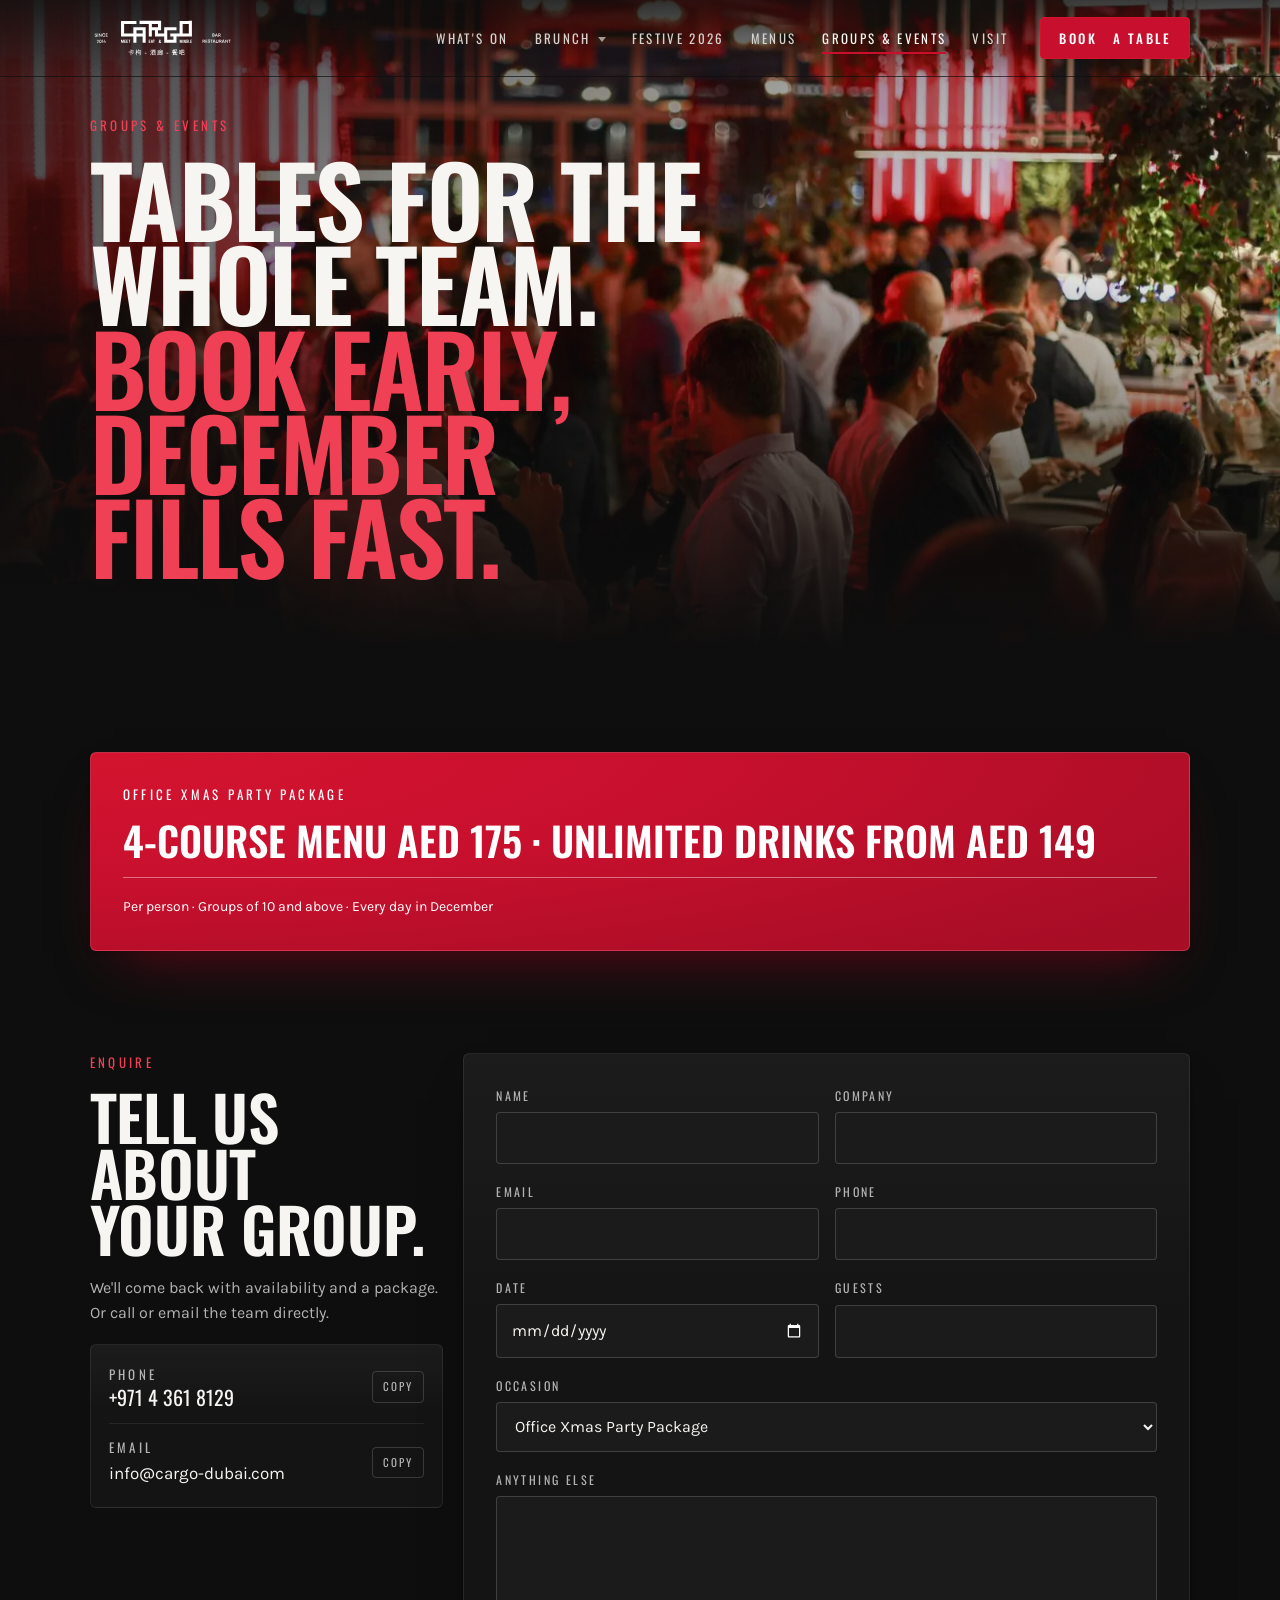
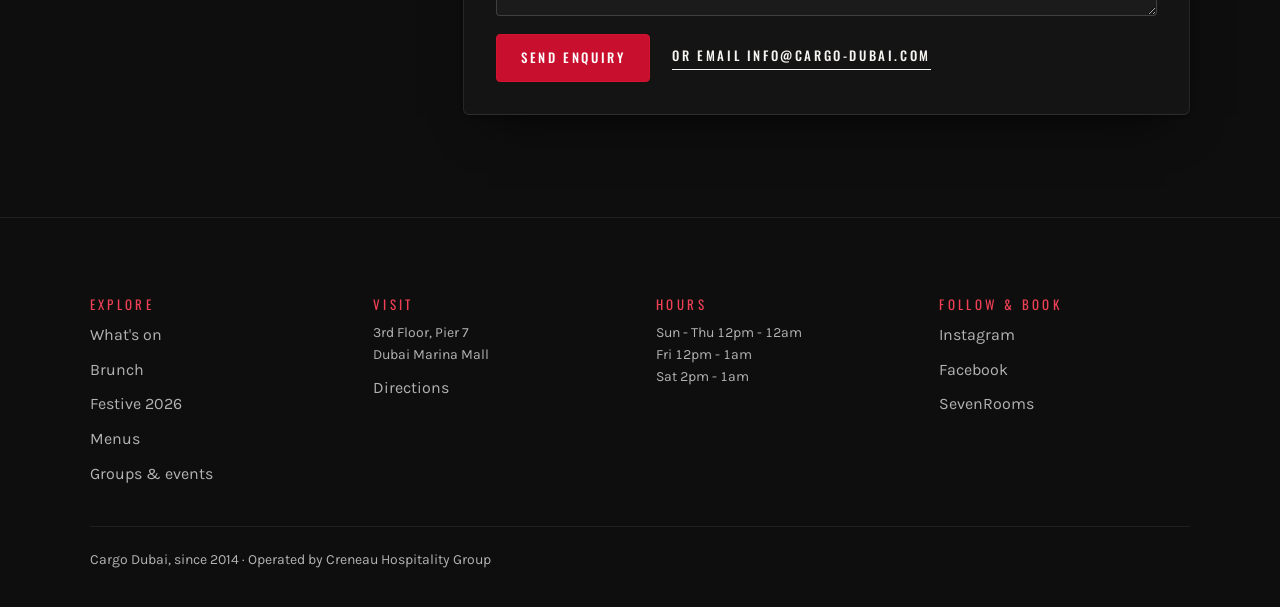
<file: groups/index.html>
<!doctype html>
<html lang="en">
<head>
<!-- Google Tag Manager -->
<script>(function(w,d,s,l,i){w[l]=w[l]||[];w[l].push({'gtm.start':
new Date().getTime(),event:'gtm.js'});var f=d.getElementsByTagName(s)[0],
j=d.createElement(s),dl=l!='dataLayer'?'&l='+l:'';j.async=true;j.src=
'https://www.googletagmanager.com/gtm.js?id='+i+dl;f.parentNode.insertBefore(j,f);
})(window,document,'script','dataLayer','GTM-MTVJTKW2');</script>
<!-- End Google Tag Manager -->
<meta charset="utf-8">
<meta name="viewport" content="width=device-width, initial-scale=1, viewport-fit=cover">
<title>Office Christmas Parties &amp; Group Bookings Dubai Marina | Cargo</title>
<meta name="description" content="Office Christmas parties and group bookings at Cargo, Pier 7 Dubai Marina. 4-course festive menu AED 175, unlimited drinks from AED 149, groups of 10+.">
<link rel="canonical" href="https://cargo-dubai.com/groups/">
<meta name="robots" content="index,follow,max-image-preview:large">
<meta name="theme-color" content="#0e0e0e">
<link rel="icon" href="/favicon.ico" sizes="48x48">
<link rel="icon" href="/favicon.svg" type="image/svg+xml">
<link rel="icon" href="/favicon-32x32.png" type="image/png" sizes="32x32">
<link rel="apple-touch-icon" href="/apple-touch-icon.png">
<link rel="manifest" href="/site.webmanifest">
<meta property="og:type" content="website">
<meta property="og:site_name" content="Cargo Dubai">
<meta property="og:locale" content="en_AE">
<meta property="og:url" content="https://cargo-dubai.com/groups/">
<meta property="og:title" content="Office Christmas Parties &amp; Group Bookings Dubai Marina | Cargo">
<meta property="og:description" content="Office Christmas parties and group bookings at Cargo, Pier 7 Dubai Marina. 4-course festive menu AED 175, unlimited drinks from AED 149, groups of 10+.">
<meta property="og:image" content="https://cargo-dubai.com/og-image.jpg">
<meta property="og:image:width" content="1200">
<meta property="og:image:height" content="630">
<meta name="twitter:card" content="summary_large_image">
<meta name="twitter:title" content="Office Christmas Parties &amp; Group Bookings Dubai Marina | Cargo">
<meta name="twitter:description" content="Office Christmas parties and group bookings at Cargo, Pier 7 Dubai Marina. 4-course festive menu AED 175, unlimited drinks from AED 149, groups of 10+.">
<meta name="twitter:image" content="https://cargo-dubai.com/og-image.jpg">
<link rel="preload" href="/assets/site.css" as="style">
<link rel="stylesheet" href="/assets/site.css">
<!-- Meta Pixel Code -->
<script>
!function(f,b,e,v,n,t,s)
{if(f.fbq)return;n=f.fbq=function(){n.callMethod?
n.callMethod.apply(n,arguments):n.queue.push(arguments)};
if(!f._fbq)f._fbq=n;n.push=n;n.loaded=!0;n.version='2.0';
n.queue=[];t=b.createElement(e);t.async=!0;
t.src=v;s=b.getElementsByTagName(e)[0];
s.parentNode.insertBefore(t,s)}(window, document,'script',
'https://connect.facebook.net/en_US/fbevents.js');
fbq('init', '863830912376927');
fbq('track', 'PageView');
</script>
<!-- End Meta Pixel Code -->
<!-- Google tag (gtag.js) -->
<script async src="https://www.googletagmanager.com/gtag/js?id=G-B8BZNY0FG8"></script>
<script>
  window.dataLayer = window.dataLayer || [];
  function gtag(){dataLayer.push(arguments);}
  gtag('js', new Date());

  gtag('config', 'G-B8BZNY0FG8');
</script>
<script type="application/ld+json">
{
 "@context": "https://schema.org",
 "@graph": [
  {
   "@type": "Restaurant",
   "@id": "https://cargo-dubai.com/#restaurant",
   "name": "Cargo Dubai",
   "alternateName": "Cargo Pier 7",
   "description": "Asian-inspired comfort food, handcrafted cocktails and Dubai Marina views on the third floor of Pier 7 since 2014. Brunches, ladies' night, happy hour and group events.",
   "url": "https://cargo-dubai.com/",
   "image": [
    "https://cargo-dubai.com/og-image.jpg"
   ],
   "telephone": "+97143618129",
   "email": "info@cargo-dubai.com",
   "address": {
    "@type": "PostalAddress",
    "streetAddress": "3rd Floor, Pier 7, Dubai Marina Mall",
    "addressLocality": "Dubai Marina, Dubai",
    "addressRegion": "Dubai",
    "addressCountry": "AE"
   },
   "servesCuisine": [
    "Asian",
    "Asian Fusion",
    "Sushi"
   ],
   "priceRange": "AED 100 - 500",
   "acceptsReservations": "https://www.sevenrooms.com/explore/cargodubai/reservations",
   "menu": "https://cargo-dubai.com/menus/",
   "openingHoursSpecification": [
    {
     "@type": "OpeningHoursSpecification",
     "dayOfWeek": [
      "Sunday",
      "Monday",
      "Tuesday",
      "Wednesday",
      "Thursday"
     ],
     "opens": "12:00",
     "closes": "00:00"
    },
    {
     "@type": "OpeningHoursSpecification",
     "dayOfWeek": "Friday",
     "opens": "12:00",
     "closes": "01:00"
    },
    {
     "@type": "OpeningHoursSpecification",
     "dayOfWeek": "Saturday",
     "opens": "14:00",
     "closes": "01:00"
    }
   ],
   "sameAs": [
    "https://www.instagram.com/cargodubai/",
    "https://www.facebook.com/cargodubai/"
   ]
  }
 ]
}
</script>
</head>
<body data-page="groups">
<!-- Google Tag Manager (noscript) -->
<noscript><iframe src="https://www.googletagmanager.com/ns.html?id=GTM-MTVJTKW2"
height="0" width="0" style="display:none;visibility:hidden"></iframe></noscript>
<!-- End Google Tag Manager (noscript) -->
<noscript><img height="1" width="1" style="display:none" src="https://www.facebook.com/tr?id=863830912376927&amp;ev=PageView&amp;noscript=1" alt=""></noscript>
<a class="skip" href="#main">Skip to content</a>

<header class="top" id="top">
  <div class="wrap top__in">
    <a class="top__logo" href="/" aria-label="Cargo, home"><img src="/assets/img/cargo-dubai-logo.svg" alt="Cargo" width="146" height="37"></a>
    <nav class="nav" id="nav" aria-label="Main">
      <a href="/whats-on/">What's on</a>
      <div class="nav__group">
        <a href="/brunch/" aria-haspopup="true">Brunch<span class="nav__caret" aria-hidden="true"></span></a>
        <div class="nav__sub" role="group" aria-label="Brunch">
          <a href="/brunch/#halloween">Halloween Brunch</a>
        </div>
      </div>
      <a href="/festive/">Festive 2026</a>
      <a href="/menus/">Menus</a>
      <a href="/groups/">Groups &amp; events</a>
      <a href="/visit/">Visit</a>
    </nav>
    <button class="menu-btn" id="menu-btn" type="button" aria-expanded="false" aria-controls="nav">Menu</button>
    <a class="btn btn--primary" href="https://www.sevenrooms.com/explore/cargodubai/reservations" target="_blank" rel="noopener">Book<span class="hide-s">&nbsp;a table</span></a>
  </div>
</header>

<main id="main">
<div data-page="groups">
  <section class="hero hero--page">
    <div class="hero__img"><img src="/assets/img/cargo-dubai-a-packed-night-crowd-at-cargo.webp" alt="A packed night crowd at Cargo"></div>
    <div class="wrap hero__in"><div class="hero__copy">
      <p class="eyebrow">Groups &amp; events</p>
      <h1 class="display-xl">Tables for the whole team.<span class="pair-2">Book early, December fills fast.</span></h1>
    </div></div>
  </section>

  <section class="sec">
    <div class="wrap grid eq">
      <div class="c-12 card card--red stack-3">
        <p class="eyebrow">Office Xmas Party Package</p>
        <p class="display-m">4-course menu AED 175 · Unlimited drinks from AED 149</p>
        <hr class="hair">
        <p class="detail">Per person · Groups of 10 and above · Every day in December</p>
      </div>
    </div>
  </section>

  <section class="sec sec--tight" aria-labelledby="h-enq">
    <div class="wrap grid">
      <div class="c-4 stack-3" style="align-content:start">
        <p class="eyebrow">Enquire</p>
        <h2 id="h-enq" class="display-l">Tell us about your group.</h2>
        <p class="body">We'll come back with availability and a package. Or call or email the team directly.</p>
        <div class="card" style="box-shadow:none;padding:6px 18px">
          <div class="copyrow"><div class="stack-1"><span class="eyebrow quiet">Phone</span><span class="title sel" style="font-size:20px">+971 4 361 8129</span></div><button class="copy" type="button" data-copy="+971 4 361 8129">Copy</button></div>
          <div class="copyrow"><div class="stack-1"><span class="eyebrow quiet">Email</span><span class="sel" style="font-size:17px">info@cargo-dubai.com</span></div><button class="copy" type="button" data-copy="info@cargo-dubai.com">Copy</button></div>
        </div>
      </div>
      <div class="c-8 card">
        <form class="form" id="enquiry" name="group-enquiry" method="POST" action="/" data-netlify="true" netlify-honeypot="bot-field" novalidate>
          <input type="hidden" name="form-name" value="group-enquiry">
          <input type="hidden" name="subject" value="Group enquiry">
          <p hidden><label>Leave this empty <input name="bot-field" tabindex="-1" autocomplete="off"></label></p>
          <div class="field"><label for="f-name">Name</label><input id="f-name" name="name" autocomplete="name" required></div>
          <div class="field"><label for="f-company">Company</label><input id="f-company" name="company" autocomplete="organization"></div>
          <div class="field"><label for="f-email">Email</label><input id="f-email" name="email" type="email" autocomplete="email" required></div>
          <div class="field"><label for="f-phone">Phone</label><input id="f-phone" name="phone" type="tel" autocomplete="tel"></div>
          <div class="field"><label for="f-date">Date</label><input id="f-date" name="date" type="date"></div>
          <div class="field"><label for="f-guests">Guests</label><input id="f-guests" name="guests" type="number" min="1" inputmode="numeric"></div>
          <div class="field full"><label for="f-pkg">Occasion</label>
            <select id="f-pkg" name="pkg"><option>Office Xmas Party Package</option><option>Double Christmas Brunch</option><option>New Year's Eve</option><option>Double New Year's Day Brunch</option><option>Private event</option><option>Other</option></select></div>
          <div class="field full"><label for="f-notes">Anything else</label><textarea id="f-notes" name="notes"></textarea></div>
          <div class="full actions"><button class="btn btn--primary" type="submit">Send enquiry</button><a class="link" href="mailto:info@cargo-dubai.com?subject=Group%20enquiry">Or email info@cargo-dubai.com</a></div>
          <p class="full form-note" id="form-status" hidden></p>
        </form>
      </div>
    </div>
  </section>
</div>
</main>

<footer class="foot">
  <div class="wrap">
    <div class="foot__grid">
      <div><p class="eyebrow">Explore</p><a href="/whats-on/">What's on</a><a href="/brunch/">Brunch</a><a href="/festive/">Festive 2026</a><a href="/menus/">Menus</a><a href="/groups/">Groups &amp; events</a></div>
      <div><p class="eyebrow">Visit</p><p class="detail">3rd Floor, Pier 7<br>Dubai Marina Mall</p><a href="https://goo.gl/maps/JL4Xf8f4XVQuA5uD7" target="_blank" rel="noopener">Directions</a></div>
      <div><p class="eyebrow">Hours</p><p class="detail" style="font-variant-numeric:tabular-nums">Sun - Thu 12pm - 12am<br>Fri 12pm - 1am<br>Sat 2pm - 1am</p></div>
      <div><p class="eyebrow">Follow &amp; book</p><a href="https://www.instagram.com/cargodubai/" target="_blank" rel="noopener">Instagram</a><a href="https://www.facebook.com/cargodubai/" target="_blank" rel="noopener">Facebook</a><a href="https://www.sevenrooms.com/explore/cargodubai/reservations" target="_blank" rel="noopener">SevenRooms</a></div>
    </div>
    <div class="foot__base">
      <p class="detail">Cargo Dubai, since 2014 · Operated by <a href="https://creneauhospitality.com/" target="_blank" rel="noopener">Creneau Hospitality Group</a></p>
    </div>
  </div>
</footer>

<script src="/assets/site.js" defer></script>
</body>
</html>
</file>
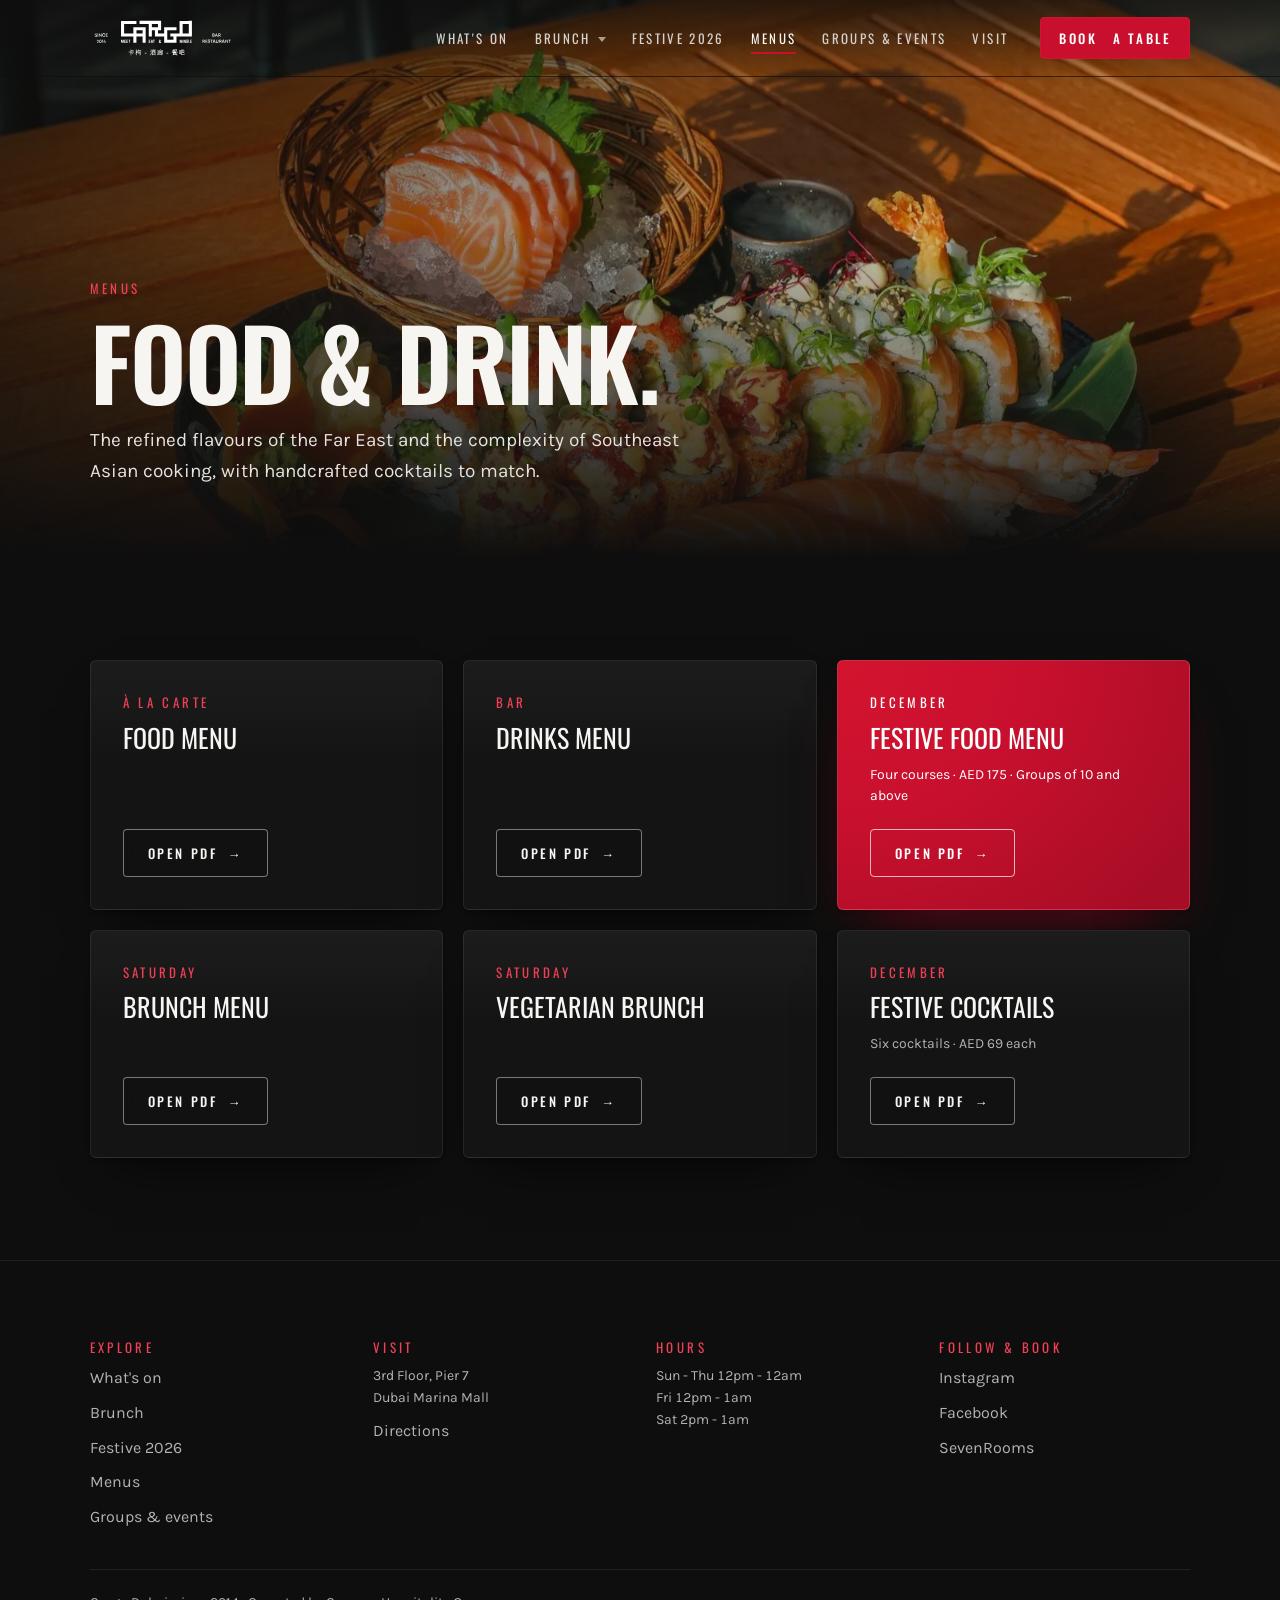
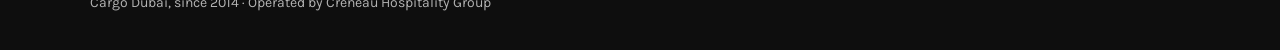
<file: menus/index.html>
<!doctype html>
<html lang="en">
<head>
<!-- Google Tag Manager -->
<script>(function(w,d,s,l,i){w[l]=w[l]||[];w[l].push({'gtm.start':
new Date().getTime(),event:'gtm.js'});var f=d.getElementsByTagName(s)[0],
j=d.createElement(s),dl=l!='dataLayer'?'&l='+l:'';j.async=true;j.src=
'https://www.googletagmanager.com/gtm.js?id='+i+dl;f.parentNode.insertBefore(j,f);
})(window,document,'script','dataLayer','GTM-MTVJTKW2');</script>
<!-- End Google Tag Manager -->
<meta charset="utf-8">
<meta name="viewport" content="width=device-width, initial-scale=1, viewport-fit=cover">
<title>Menus | Food, Drinks &amp; Brunch | Cargo Dubai Marina</title>
<meta name="description" content="Cargo&#x27;s food, drinks and brunch menus: Asian-inspired comfort food, sushi, handcrafted cocktails and festive specials at Pier 7, Dubai Marina.">
<link rel="canonical" href="https://cargo-dubai.com/menus/">
<meta name="robots" content="index,follow,max-image-preview:large">
<meta name="theme-color" content="#0e0e0e">
<link rel="icon" href="/favicon.ico" sizes="48x48">
<link rel="icon" href="/favicon.svg" type="image/svg+xml">
<link rel="icon" href="/favicon-32x32.png" type="image/png" sizes="32x32">
<link rel="apple-touch-icon" href="/apple-touch-icon.png">
<link rel="manifest" href="/site.webmanifest">
<meta property="og:type" content="website">
<meta property="og:site_name" content="Cargo Dubai">
<meta property="og:locale" content="en_AE">
<meta property="og:url" content="https://cargo-dubai.com/menus/">
<meta property="og:title" content="Menus | Food, Drinks &amp; Brunch | Cargo Dubai Marina">
<meta property="og:description" content="Cargo&#x27;s food, drinks and brunch menus: Asian-inspired comfort food, sushi, handcrafted cocktails and festive specials at Pier 7, Dubai Marina.">
<meta property="og:image" content="https://cargo-dubai.com/og-image.jpg">
<meta property="og:image:width" content="1200">
<meta property="og:image:height" content="630">
<meta name="twitter:card" content="summary_large_image">
<meta name="twitter:title" content="Menus | Food, Drinks &amp; Brunch | Cargo Dubai Marina">
<meta name="twitter:description" content="Cargo&#x27;s food, drinks and brunch menus: Asian-inspired comfort food, sushi, handcrafted cocktails and festive specials at Pier 7, Dubai Marina.">
<meta name="twitter:image" content="https://cargo-dubai.com/og-image.jpg">
<link rel="preload" href="/assets/site.css" as="style">
<link rel="stylesheet" href="/assets/site.css">
<!-- Meta Pixel Code -->
<script>
!function(f,b,e,v,n,t,s)
{if(f.fbq)return;n=f.fbq=function(){n.callMethod?
n.callMethod.apply(n,arguments):n.queue.push(arguments)};
if(!f._fbq)f._fbq=n;n.push=n;n.loaded=!0;n.version='2.0';
n.queue=[];t=b.createElement(e);t.async=!0;
t.src=v;s=b.getElementsByTagName(e)[0];
s.parentNode.insertBefore(t,s)}(window, document,'script',
'https://connect.facebook.net/en_US/fbevents.js');
fbq('init', '863830912376927');
fbq('track', 'PageView');
</script>
<!-- End Meta Pixel Code -->
<!-- Google tag (gtag.js) -->
<script async src="https://www.googletagmanager.com/gtag/js?id=G-B8BZNY0FG8"></script>
<script>
  window.dataLayer = window.dataLayer || [];
  function gtag(){dataLayer.push(arguments);}
  gtag('js', new Date());

  gtag('config', 'G-B8BZNY0FG8');
</script>
<script type="application/ld+json">
{
 "@context": "https://schema.org",
 "@graph": [
  {
   "@type": "Restaurant",
   "@id": "https://cargo-dubai.com/#restaurant",
   "name": "Cargo Dubai",
   "alternateName": "Cargo Pier 7",
   "description": "Asian-inspired comfort food, handcrafted cocktails and Dubai Marina views on the third floor of Pier 7 since 2014. Brunches, ladies' night, happy hour and group events.",
   "url": "https://cargo-dubai.com/",
   "image": [
    "https://cargo-dubai.com/og-image.jpg"
   ],
   "telephone": "+97143618129",
   "email": "info@cargo-dubai.com",
   "address": {
    "@type": "PostalAddress",
    "streetAddress": "3rd Floor, Pier 7, Dubai Marina Mall",
    "addressLocality": "Dubai Marina, Dubai",
    "addressRegion": "Dubai",
    "addressCountry": "AE"
   },
   "servesCuisine": [
    "Asian",
    "Asian Fusion",
    "Sushi"
   ],
   "priceRange": "AED 100 - 500",
   "acceptsReservations": "https://www.sevenrooms.com/explore/cargodubai/reservations",
   "menu": "https://cargo-dubai.com/menus/",
   "openingHoursSpecification": [
    {
     "@type": "OpeningHoursSpecification",
     "dayOfWeek": [
      "Sunday",
      "Monday",
      "Tuesday",
      "Wednesday",
      "Thursday"
     ],
     "opens": "12:00",
     "closes": "00:00"
    },
    {
     "@type": "OpeningHoursSpecification",
     "dayOfWeek": "Friday",
     "opens": "12:00",
     "closes": "01:00"
    },
    {
     "@type": "OpeningHoursSpecification",
     "dayOfWeek": "Saturday",
     "opens": "14:00",
     "closes": "01:00"
    }
   ],
   "sameAs": [
    "https://www.instagram.com/cargodubai/",
    "https://www.facebook.com/cargodubai/"
   ]
  }
 ]
}
</script>
</head>
<body data-page="menus">
<!-- Google Tag Manager (noscript) -->
<noscript><iframe src="https://www.googletagmanager.com/ns.html?id=GTM-MTVJTKW2"
height="0" width="0" style="display:none;visibility:hidden"></iframe></noscript>
<!-- End Google Tag Manager (noscript) -->
<noscript><img height="1" width="1" style="display:none" src="https://www.facebook.com/tr?id=863830912376927&amp;ev=PageView&amp;noscript=1" alt=""></noscript>
<a class="skip" href="#main">Skip to content</a>

<header class="top" id="top">
  <div class="wrap top__in">
    <a class="top__logo" href="/" aria-label="Cargo, home"><img src="/assets/img/cargo-dubai-logo.svg" alt="Cargo" width="146" height="37"></a>
    <nav class="nav" id="nav" aria-label="Main">
      <a href="/whats-on/">What's on</a>
      <div class="nav__group">
        <a href="/brunch/" aria-haspopup="true">Brunch<span class="nav__caret" aria-hidden="true"></span></a>
        <div class="nav__sub" role="group" aria-label="Brunch">
          <a href="/brunch/#halloween">Halloween Brunch</a>
        </div>
      </div>
      <a href="/festive/">Festive 2026</a>
      <a href="/menus/">Menus</a>
      <a href="/groups/">Groups &amp; events</a>
      <a href="/visit/">Visit</a>
    </nav>
    <button class="menu-btn" id="menu-btn" type="button" aria-expanded="false" aria-controls="nav">Menu</button>
    <a class="btn btn--primary" href="https://www.sevenrooms.com/explore/cargodubai/reservations" target="_blank" rel="noopener">Book<span class="hide-s">&nbsp;a table</span></a>
  </div>
</header>

<main id="main">
<div data-page="menus">
  <section class="hero hero--page">
    <div class="hero__img"><img src="/assets/img/cargo-dubai-a-sushi-and-sashimi-platter-on-the.webp" alt="A sushi and sashimi platter on the terrace"></div>
    <div class="wrap hero__in"><div class="hero__copy">
      <p class="eyebrow">Menus</p>
      <h1 class="display-xl">Food &amp; drink.</h1>
      <p class="lead">The refined flavours of the Far East and the complexity of Southeast Asian cooking, with handcrafted cocktails to match.</p>
    </div></div>
  </section>
  <section class="sec">
    <div class="wrap stack-4">
      <div class="three">
        <article class="card mcard"><p class="eyebrow">À la carte</p><h2 class="title">Food menu</h2><div class="push"><a class="btn btn--secondary" href="/menus/pdf/cargo-dubai-food-menu.pdf" target="_blank" rel="noopener">Open PDF <span class="arr" aria-hidden="true">→</span></a></div></article>
        <article class="card mcard"><p class="eyebrow">Bar</p><h2 class="title">Drinks menu</h2><div class="push"><a class="btn btn--secondary" href="/menus/pdf/cargo-dubai-drinks-menu.pdf" target="_blank" rel="noopener">Open PDF <span class="arr" aria-hidden="true">→</span></a></div></article>
        <article class="card mcard card--red"><p class="eyebrow">December</p><h2 class="title" style="color:#fff">Festive food menu</h2><p class="detail">Four courses · AED 175 · Groups of 10 and above</p><div class="push"><a class="btn btn--on-red" href="/menus/pdf/cargo-dubai-festive-food-menu.pdf" target="_blank" rel="noopener">Open PDF <span class="arr" aria-hidden="true">→</span></a></div></article>
        <article class="card mcard"><p class="eyebrow">Saturday</p><h2 class="title">Brunch menu</h2><div class="push"><a class="btn btn--secondary" href="/menus/pdf/cargo-dubai-brunch-menu.pdf" target="_blank" rel="noopener">Open PDF <span class="arr" aria-hidden="true">→</span></a></div></article>
        <article class="card mcard"><p class="eyebrow">Saturday</p><h2 class="title">Vegetarian brunch</h2><div class="push"><a class="btn btn--secondary" href="/menus/pdf/cargo-dubai-vegetarian-brunch-menu.pdf" target="_blank" rel="noopener">Open PDF <span class="arr" aria-hidden="true">→</span></a></div></article>
        <article class="card mcard"><p class="eyebrow">December</p><h2 class="title">Festive cocktails</h2><p class="detail">Six cocktails · AED 69 each</p><div class="push"><a class="btn btn--secondary" href="/menus/pdf/cargo-dubai-festive-cocktails-menu.pdf" target="_blank" rel="noopener">Open PDF <span class="arr" aria-hidden="true">→</span></a></div></article>
      </div>
    </div>
  </section>
</div>
</main>

<footer class="foot">
  <div class="wrap">
    <div class="foot__grid">
      <div><p class="eyebrow">Explore</p><a href="/whats-on/">What's on</a><a href="/brunch/">Brunch</a><a href="/festive/">Festive 2026</a><a href="/menus/">Menus</a><a href="/groups/">Groups &amp; events</a></div>
      <div><p class="eyebrow">Visit</p><p class="detail">3rd Floor, Pier 7<br>Dubai Marina Mall</p><a href="https://goo.gl/maps/JL4Xf8f4XVQuA5uD7" target="_blank" rel="noopener">Directions</a></div>
      <div><p class="eyebrow">Hours</p><p class="detail" style="font-variant-numeric:tabular-nums">Sun - Thu 12pm - 12am<br>Fri 12pm - 1am<br>Sat 2pm - 1am</p></div>
      <div><p class="eyebrow">Follow &amp; book</p><a href="https://www.instagram.com/cargodubai/" target="_blank" rel="noopener">Instagram</a><a href="https://www.facebook.com/cargodubai/" target="_blank" rel="noopener">Facebook</a><a href="https://www.sevenrooms.com/explore/cargodubai/reservations" target="_blank" rel="noopener">SevenRooms</a></div>
    </div>
    <div class="foot__base">
      <p class="detail">Cargo Dubai, since 2014 · Operated by <a href="https://creneauhospitality.com/" target="_blank" rel="noopener">Creneau Hospitality Group</a></p>
    </div>
  </div>
</footer>

<script src="/assets/site.js" defer></script>
</body>
</html>
</file>
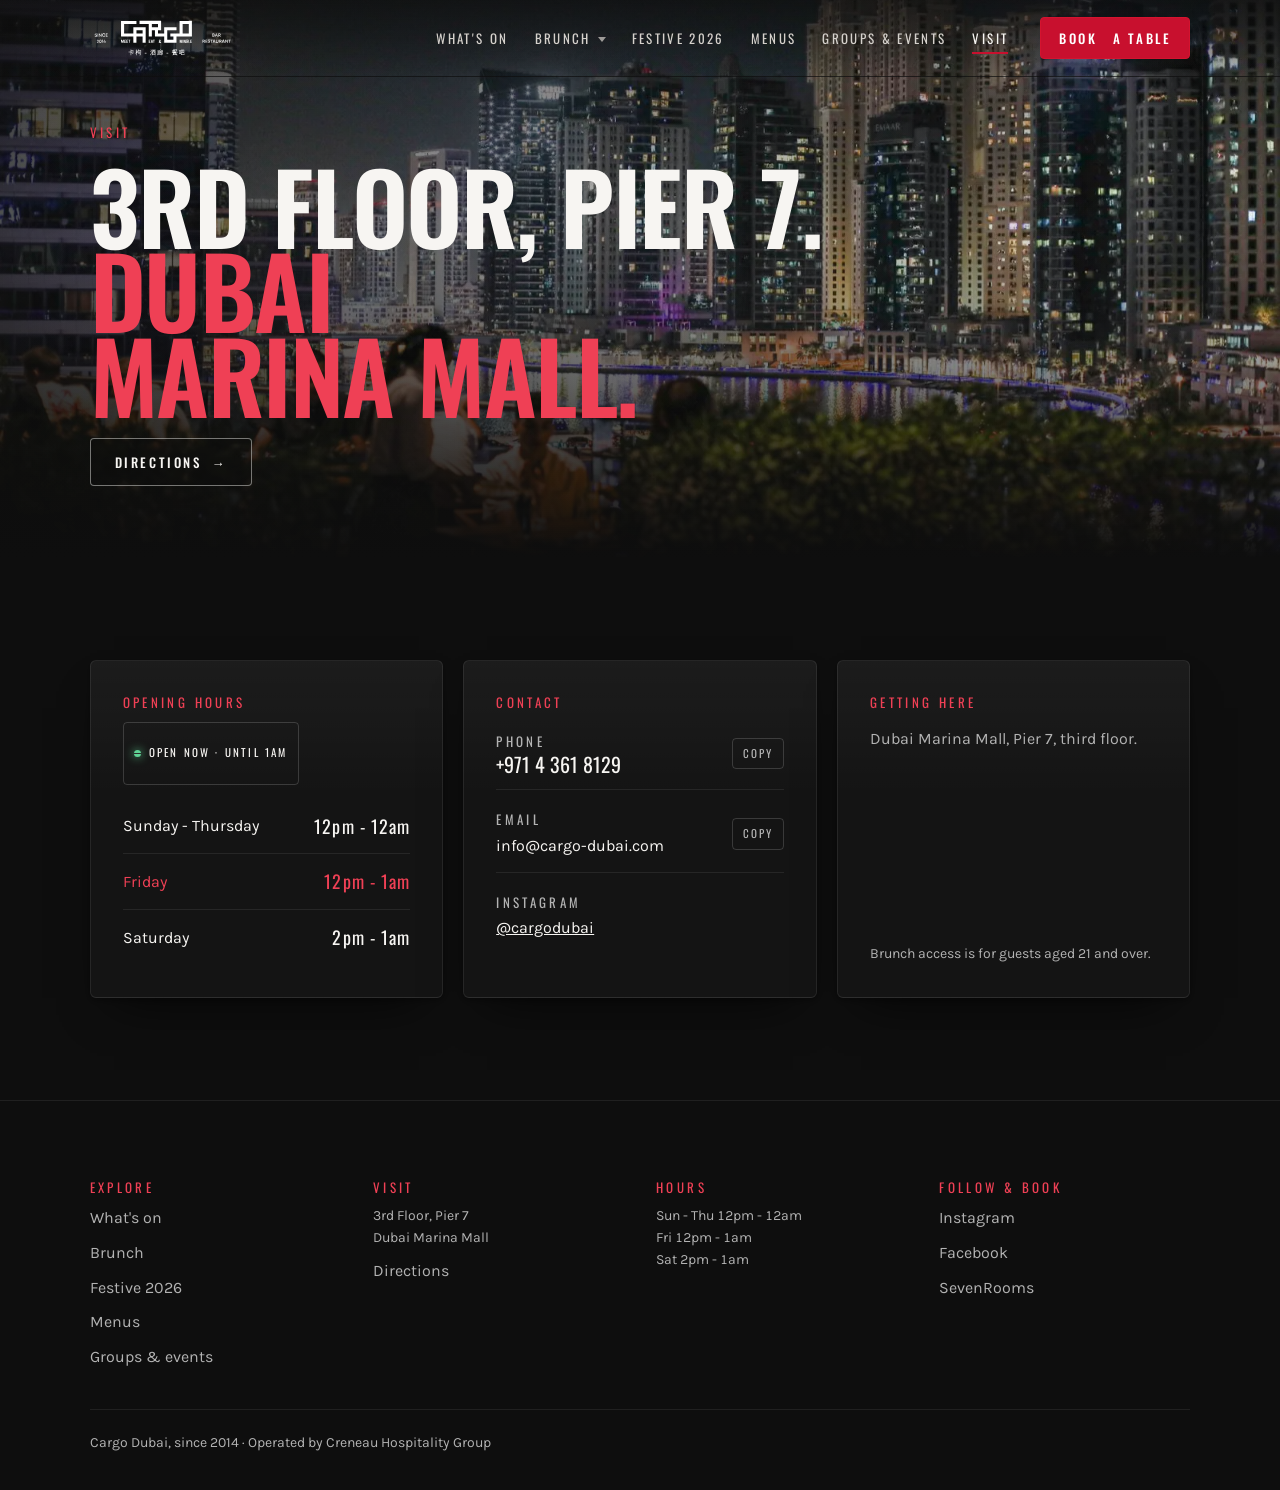
<file: visit/index.html>
<!doctype html>
<html lang="en">
<head>
<!-- Google Tag Manager -->
<script>(function(w,d,s,l,i){w[l]=w[l]||[];w[l].push({'gtm.start':
new Date().getTime(),event:'gtm.js'});var f=d.getElementsByTagName(s)[0],
j=d.createElement(s),dl=l!='dataLayer'?'&l='+l:'';j.async=true;j.src=
'https://www.googletagmanager.com/gtm.js?id='+i+dl;f.parentNode.insertBefore(j,f);
})(window,document,'script','dataLayer','GTM-MTVJTKW2');</script>
<!-- End Google Tag Manager -->
<meta charset="utf-8">
<meta name="viewport" content="width=device-width, initial-scale=1, viewport-fit=cover">
<title>Visit Cargo | 3rd Floor, Pier 7, Dubai Marina Mall</title>
<meta name="description" content="Find Cargo on the 3rd floor of Pier 7, Dubai Marina Mall. Opening hours, directions, phone and booking on SevenRooms.">
<link rel="canonical" href="https://cargo-dubai.com/visit/">
<meta name="robots" content="index,follow,max-image-preview:large">
<meta name="theme-color" content="#0e0e0e">
<link rel="icon" href="/favicon.ico" sizes="48x48">
<link rel="icon" href="/favicon.svg" type="image/svg+xml">
<link rel="icon" href="/favicon-32x32.png" type="image/png" sizes="32x32">
<link rel="apple-touch-icon" href="/apple-touch-icon.png">
<link rel="manifest" href="/site.webmanifest">
<meta property="og:type" content="website">
<meta property="og:site_name" content="Cargo Dubai">
<meta property="og:locale" content="en_AE">
<meta property="og:url" content="https://cargo-dubai.com/visit/">
<meta property="og:title" content="Visit Cargo | 3rd Floor, Pier 7, Dubai Marina Mall">
<meta property="og:description" content="Find Cargo on the 3rd floor of Pier 7, Dubai Marina Mall. Opening hours, directions, phone and booking on SevenRooms.">
<meta property="og:image" content="https://cargo-dubai.com/og-image.jpg">
<meta property="og:image:width" content="1200">
<meta property="og:image:height" content="630">
<meta name="twitter:card" content="summary_large_image">
<meta name="twitter:title" content="Visit Cargo | 3rd Floor, Pier 7, Dubai Marina Mall">
<meta name="twitter:description" content="Find Cargo on the 3rd floor of Pier 7, Dubai Marina Mall. Opening hours, directions, phone and booking on SevenRooms.">
<meta name="twitter:image" content="https://cargo-dubai.com/og-image.jpg">
<link rel="preload" href="/assets/site.css" as="style">
<link rel="stylesheet" href="/assets/site.css">
<!-- Meta Pixel Code -->
<script>
!function(f,b,e,v,n,t,s)
{if(f.fbq)return;n=f.fbq=function(){n.callMethod?
n.callMethod.apply(n,arguments):n.queue.push(arguments)};
if(!f._fbq)f._fbq=n;n.push=n;n.loaded=!0;n.version='2.0';
n.queue=[];t=b.createElement(e);t.async=!0;
t.src=v;s=b.getElementsByTagName(e)[0];
s.parentNode.insertBefore(t,s)}(window, document,'script',
'https://connect.facebook.net/en_US/fbevents.js');
fbq('init', '863830912376927');
fbq('track', 'PageView');
</script>
<!-- End Meta Pixel Code -->
<!-- Google tag (gtag.js) -->
<script async src="https://www.googletagmanager.com/gtag/js?id=G-B8BZNY0FG8"></script>
<script>
  window.dataLayer = window.dataLayer || [];
  function gtag(){dataLayer.push(arguments);}
  gtag('js', new Date());

  gtag('config', 'G-B8BZNY0FG8');
</script>
<script type="application/ld+json">
{
 "@context": "https://schema.org",
 "@graph": [
  {
   "@type": "Restaurant",
   "@id": "https://cargo-dubai.com/#restaurant",
   "name": "Cargo Dubai",
   "alternateName": "Cargo Pier 7",
   "description": "Asian-inspired comfort food, handcrafted cocktails and Dubai Marina views on the third floor of Pier 7 since 2014. Brunches, ladies' night, happy hour and group events.",
   "url": "https://cargo-dubai.com/",
   "image": [
    "https://cargo-dubai.com/og-image.jpg"
   ],
   "telephone": "+97143618129",
   "email": "info@cargo-dubai.com",
   "address": {
    "@type": "PostalAddress",
    "streetAddress": "3rd Floor, Pier 7, Dubai Marina Mall",
    "addressLocality": "Dubai Marina, Dubai",
    "addressRegion": "Dubai",
    "addressCountry": "AE"
   },
   "servesCuisine": [
    "Asian",
    "Asian Fusion",
    "Sushi"
   ],
   "priceRange": "AED 100 - 500",
   "acceptsReservations": "https://www.sevenrooms.com/explore/cargodubai/reservations",
   "menu": "https://cargo-dubai.com/menus/",
   "openingHoursSpecification": [
    {
     "@type": "OpeningHoursSpecification",
     "dayOfWeek": [
      "Sunday",
      "Monday",
      "Tuesday",
      "Wednesday",
      "Thursday"
     ],
     "opens": "12:00",
     "closes": "00:00"
    },
    {
     "@type": "OpeningHoursSpecification",
     "dayOfWeek": "Friday",
     "opens": "12:00",
     "closes": "01:00"
    },
    {
     "@type": "OpeningHoursSpecification",
     "dayOfWeek": "Saturday",
     "opens": "14:00",
     "closes": "01:00"
    }
   ],
   "sameAs": [
    "https://www.instagram.com/cargodubai/",
    "https://www.facebook.com/cargodubai/"
   ]
  }
 ]
}
</script>
</head>
<body data-page="visit">
<!-- Google Tag Manager (noscript) -->
<noscript><iframe src="https://www.googletagmanager.com/ns.html?id=GTM-MTVJTKW2"
height="0" width="0" style="display:none;visibility:hidden"></iframe></noscript>
<!-- End Google Tag Manager (noscript) -->
<noscript><img height="1" width="1" style="display:none" src="https://www.facebook.com/tr?id=863830912376927&amp;ev=PageView&amp;noscript=1" alt=""></noscript>
<a class="skip" href="#main">Skip to content</a>

<header class="top" id="top">
  <div class="wrap top__in">
    <a class="top__logo" href="/" aria-label="Cargo, home"><img src="/assets/img/cargo-dubai-logo.svg" alt="Cargo" width="146" height="37"></a>
    <nav class="nav" id="nav" aria-label="Main">
      <a href="/whats-on/">What's on</a>
      <div class="nav__group">
        <a href="/brunch/" aria-haspopup="true">Brunch<span class="nav__caret" aria-hidden="true"></span></a>
        <div class="nav__sub" role="group" aria-label="Brunch">
          <a href="/brunch/#halloween">Halloween Brunch</a>
        </div>
      </div>
      <a href="/festive/">Festive 2026</a>
      <a href="/menus/">Menus</a>
      <a href="/groups/">Groups &amp; events</a>
      <a href="/visit/">Visit</a>
    </nav>
    <button class="menu-btn" id="menu-btn" type="button" aria-expanded="false" aria-controls="nav">Menu</button>
    <a class="btn btn--primary" href="https://www.sevenrooms.com/explore/cargodubai/reservations" target="_blank" rel="noopener">Book<span class="hide-s">&nbsp;a table</span></a>
  </div>
</header>

<main id="main">
<div data-page="visit">
  <section class="hero hero--page">
    <div class="hero__img"><img src="/assets/img/cargo-dubai-cargos-terrace-at-night-over-dubai-marina.webp" alt="Cargo's terrace at night over Dubai Marina"></div>
    <div class="wrap hero__in"><div class="hero__copy">
      <p class="eyebrow">Visit</p>
      <h1 class="display-xl">3rd Floor, Pier 7.<span class="pair-2">Dubai Marina Mall.</span></h1>
      <div class="actions"><a class="btn btn--secondary" href="https://goo.gl/maps/JL4Xf8f4XVQuA5uD7" target="_blank" rel="noopener">Directions <span class="arr" aria-hidden="true">→</span></a></div>
    </div></div>
  </section>
  <section class="sec">
    <div class="wrap three eq">
      <div class="card fill" style="gap:14px">
        <div style="display:flex;justify-content:space-between;align-items:center;gap:10px;flex-wrap:wrap"><p class="eyebrow">Opening hours</p><span class="chip chip--live js-open"><span class="dot"></span><span class="js-open-t">Open daily</span></span></div>
        <table class="hours js-hours"><tbody>
          <tr data-days="Sunday Monday Tuesday Wednesday Thursday"><td>Sunday - Thursday</td><td>12pm - 12am</td></tr>
          <tr data-days="Friday"><td>Friday</td><td>12pm - 1am</td></tr>
          <tr data-days="Saturday"><td>Saturday</td><td>2pm - 1am</td></tr>
        </tbody></table>
      </div>
      <div class="card fill" style="gap:6px">
        <p class="eyebrow">Contact</p>
        <div class="copyrow"><div class="stack-1"><span class="eyebrow quiet">Phone</span><span class="title sel" style="font-size:20px">+971 4 361 8129</span></div><button class="copy" type="button" data-copy="+971 4 361 8129">Copy</button></div>
        <div class="copyrow"><div class="stack-1"><span class="eyebrow quiet">Email</span><span class="sel">info@cargo-dubai.com</span></div><button class="copy" type="button" data-copy="info@cargo-dubai.com">Copy</button></div>
        <div class="copyrow"><div class="stack-1"><span class="eyebrow quiet">Instagram</span><a href="https://www.instagram.com/cargodubai/" target="_blank" rel="noopener">@cargodubai</a></div></div>
      </div>
      <div class="card fill" style="gap:14px">
        <p class="eyebrow">Getting here</p>
        <p class="body">Dubai Marina Mall, Pier 7, third floor.</p>
        <p class="detail push">Brunch access is for guests aged 21 and over.</p>
      </div>
    </div>
  </section>
</div>
</main>

<footer class="foot">
  <div class="wrap">
    <div class="foot__grid">
      <div><p class="eyebrow">Explore</p><a href="/whats-on/">What's on</a><a href="/brunch/">Brunch</a><a href="/festive/">Festive 2026</a><a href="/menus/">Menus</a><a href="/groups/">Groups &amp; events</a></div>
      <div><p class="eyebrow">Visit</p><p class="detail">3rd Floor, Pier 7<br>Dubai Marina Mall</p><a href="https://goo.gl/maps/JL4Xf8f4XVQuA5uD7" target="_blank" rel="noopener">Directions</a></div>
      <div><p class="eyebrow">Hours</p><p class="detail" style="font-variant-numeric:tabular-nums">Sun - Thu 12pm - 12am<br>Fri 12pm - 1am<br>Sat 2pm - 1am</p></div>
      <div><p class="eyebrow">Follow &amp; book</p><a href="https://www.instagram.com/cargodubai/" target="_blank" rel="noopener">Instagram</a><a href="https://www.facebook.com/cargodubai/" target="_blank" rel="noopener">Facebook</a><a href="https://www.sevenrooms.com/explore/cargodubai/reservations" target="_blank" rel="noopener">SevenRooms</a></div>
    </div>
    <div class="foot__base">
      <p class="detail">Cargo Dubai, since 2014 · Operated by <a href="https://creneauhospitality.com/" target="_blank" rel="noopener">Creneau Hospitality Group</a></p>
    </div>
  </div>
</footer>

<script src="/assets/site.js" defer></script>
</body>
</html>
</file>
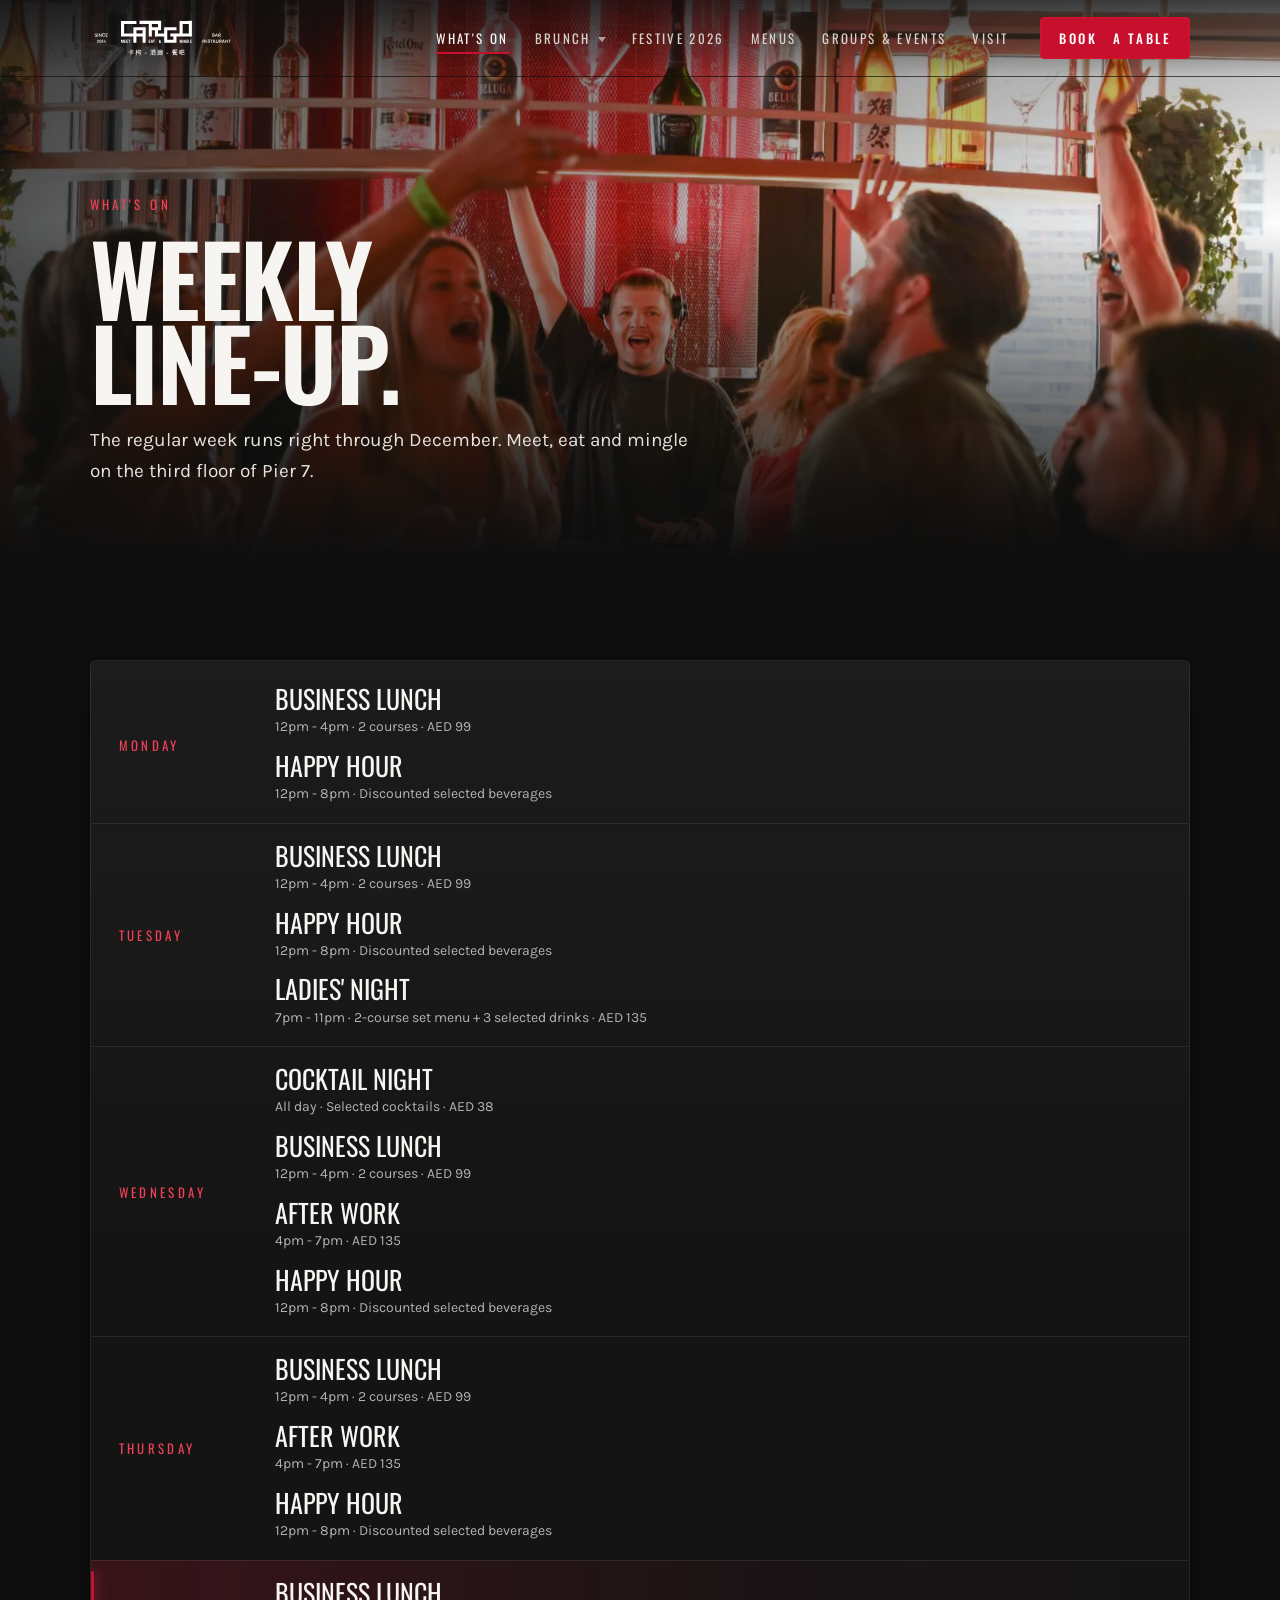
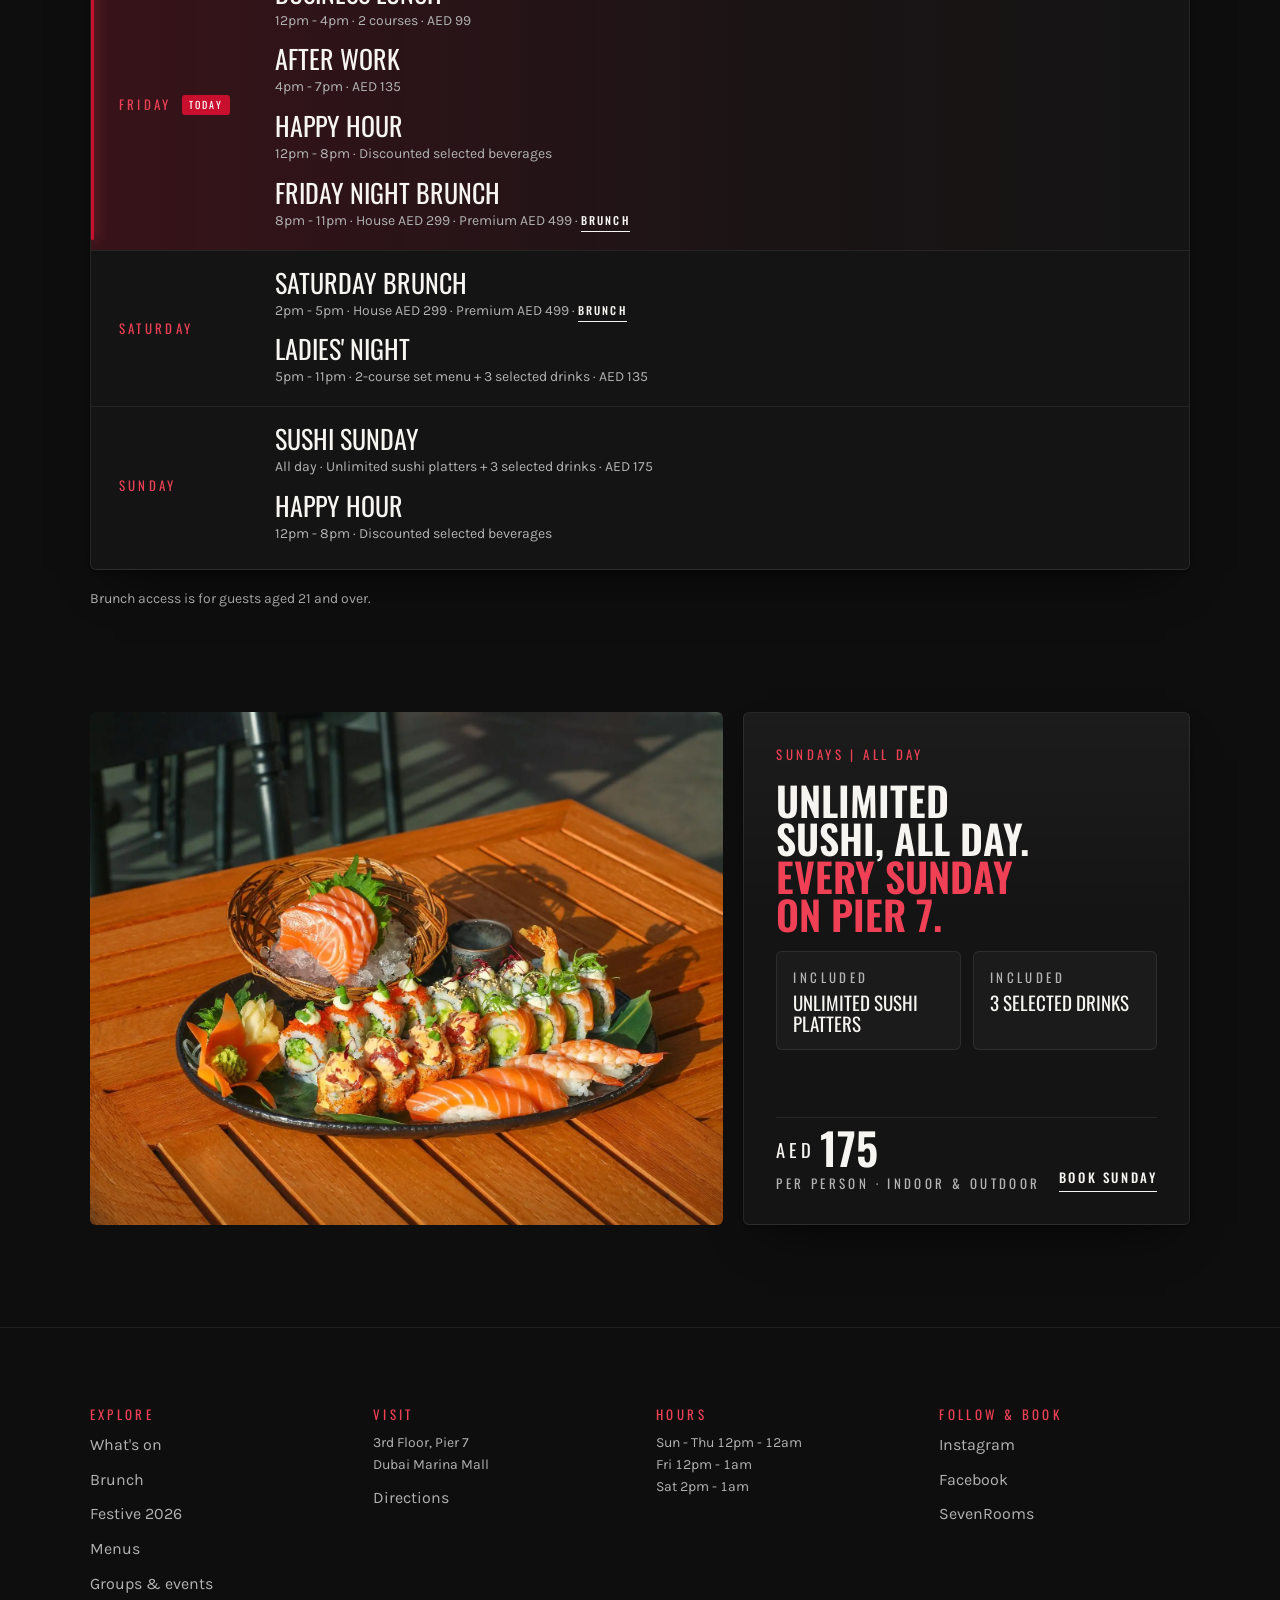
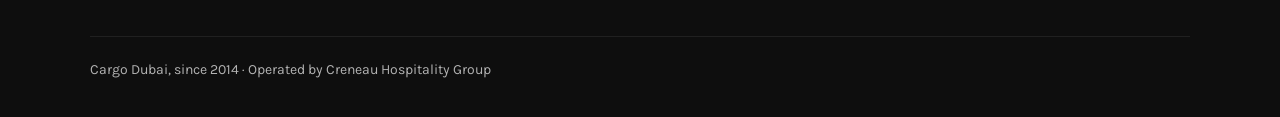
<file: whats-on/index.html>
<!doctype html>
<html lang="en">
<head>
<!-- Google Tag Manager -->
<script>(function(w,d,s,l,i){w[l]=w[l]||[];w[l].push({'gtm.start':
new Date().getTime(),event:'gtm.js'});var f=d.getElementsByTagName(s)[0],
j=d.createElement(s),dl=l!='dataLayer'?'&l='+l:'';j.async=true;j.src=
'https://www.googletagmanager.com/gtm.js?id='+i+dl;f.parentNode.insertBefore(j,f);
})(window,document,'script','dataLayer','GTM-MTVJTKW2');</script>
<!-- End Google Tag Manager -->
<meta charset="utf-8">
<meta name="viewport" content="width=device-width, initial-scale=1, viewport-fit=cover">
<title>What&#x27;s On | Ladies&#x27; Night, Happy Hour &amp; Sushi Sunday Dubai Marina | Cargo</title>
<meta name="description" content="Cargo&#x27;s weekly line-up in Dubai Marina: Ladies&#x27; Night, Cocktail Night, After Work, Happy Hour, Sushi Sunday, Business Lunch and two weekend brunches.">
<link rel="canonical" href="https://cargo-dubai.com/whats-on/">
<meta name="robots" content="index,follow,max-image-preview:large">
<meta name="theme-color" content="#0e0e0e">
<link rel="icon" href="/favicon.ico" sizes="48x48">
<link rel="icon" href="/favicon.svg" type="image/svg+xml">
<link rel="icon" href="/favicon-32x32.png" type="image/png" sizes="32x32">
<link rel="apple-touch-icon" href="/apple-touch-icon.png">
<link rel="manifest" href="/site.webmanifest">
<meta property="og:type" content="website">
<meta property="og:site_name" content="Cargo Dubai">
<meta property="og:locale" content="en_AE">
<meta property="og:url" content="https://cargo-dubai.com/whats-on/">
<meta property="og:title" content="What&#x27;s On | Ladies&#x27; Night, Happy Hour &amp; Sushi Sunday Dubai Marina | Cargo">
<meta property="og:description" content="Cargo&#x27;s weekly line-up in Dubai Marina: Ladies&#x27; Night, Cocktail Night, After Work, Happy Hour, Sushi Sunday, Business Lunch and two weekend brunches.">
<meta property="og:image" content="https://cargo-dubai.com/og-image.jpg">
<meta property="og:image:width" content="1200">
<meta property="og:image:height" content="630">
<meta name="twitter:card" content="summary_large_image">
<meta name="twitter:title" content="What&#x27;s On | Ladies&#x27; Night, Happy Hour &amp; Sushi Sunday Dubai Marina | Cargo">
<meta name="twitter:description" content="Cargo&#x27;s weekly line-up in Dubai Marina: Ladies&#x27; Night, Cocktail Night, After Work, Happy Hour, Sushi Sunday, Business Lunch and two weekend brunches.">
<meta name="twitter:image" content="https://cargo-dubai.com/og-image.jpg">
<link rel="preload" href="/assets/site.css" as="style">
<link rel="stylesheet" href="/assets/site.css">
<!-- Meta Pixel Code -->
<script>
!function(f,b,e,v,n,t,s)
{if(f.fbq)return;n=f.fbq=function(){n.callMethod?
n.callMethod.apply(n,arguments):n.queue.push(arguments)};
if(!f._fbq)f._fbq=n;n.push=n;n.loaded=!0;n.version='2.0';
n.queue=[];t=b.createElement(e);t.async=!0;
t.src=v;s=b.getElementsByTagName(e)[0];
s.parentNode.insertBefore(t,s)}(window, document,'script',
'https://connect.facebook.net/en_US/fbevents.js');
fbq('init', '863830912376927');
fbq('track', 'PageView');
</script>
<!-- End Meta Pixel Code -->
<!-- Google tag (gtag.js) -->
<script async src="https://www.googletagmanager.com/gtag/js?id=G-B8BZNY0FG8"></script>
<script>
  window.dataLayer = window.dataLayer || [];
  function gtag(){dataLayer.push(arguments);}
  gtag('js', new Date());

  gtag('config', 'G-B8BZNY0FG8');
</script>
<script type="application/ld+json">
{
 "@context": "https://schema.org",
 "@graph": [
  {
   "@type": "Restaurant",
   "@id": "https://cargo-dubai.com/#restaurant",
   "name": "Cargo Dubai",
   "alternateName": "Cargo Pier 7",
   "description": "Asian-inspired comfort food, handcrafted cocktails and Dubai Marina views on the third floor of Pier 7 since 2014. Brunches, ladies' night, happy hour and group events.",
   "url": "https://cargo-dubai.com/",
   "image": [
    "https://cargo-dubai.com/og-image.jpg"
   ],
   "telephone": "+97143618129",
   "email": "info@cargo-dubai.com",
   "address": {
    "@type": "PostalAddress",
    "streetAddress": "3rd Floor, Pier 7, Dubai Marina Mall",
    "addressLocality": "Dubai Marina, Dubai",
    "addressRegion": "Dubai",
    "addressCountry": "AE"
   },
   "servesCuisine": [
    "Asian",
    "Asian Fusion",
    "Sushi"
   ],
   "priceRange": "AED 100 - 500",
   "acceptsReservations": "https://www.sevenrooms.com/explore/cargodubai/reservations",
   "menu": "https://cargo-dubai.com/menus/",
   "openingHoursSpecification": [
    {
     "@type": "OpeningHoursSpecification",
     "dayOfWeek": [
      "Sunday",
      "Monday",
      "Tuesday",
      "Wednesday",
      "Thursday"
     ],
     "opens": "12:00",
     "closes": "00:00"
    },
    {
     "@type": "OpeningHoursSpecification",
     "dayOfWeek": "Friday",
     "opens": "12:00",
     "closes": "01:00"
    },
    {
     "@type": "OpeningHoursSpecification",
     "dayOfWeek": "Saturday",
     "opens": "14:00",
     "closes": "01:00"
    }
   ],
   "sameAs": [
    "https://www.instagram.com/cargodubai/",
    "https://www.facebook.com/cargodubai/"
   ]
  }
 ]
}
</script>
</head>
<body data-page="whats-on">
<!-- Google Tag Manager (noscript) -->
<noscript><iframe src="https://www.googletagmanager.com/ns.html?id=GTM-MTVJTKW2"
height="0" width="0" style="display:none;visibility:hidden"></iframe></noscript>
<!-- End Google Tag Manager (noscript) -->
<noscript><img height="1" width="1" style="display:none" src="https://www.facebook.com/tr?id=863830912376927&amp;ev=PageView&amp;noscript=1" alt=""></noscript>
<a class="skip" href="#main">Skip to content</a>

<header class="top" id="top">
  <div class="wrap top__in">
    <a class="top__logo" href="/" aria-label="Cargo, home"><img src="/assets/img/cargo-dubai-logo.svg" alt="Cargo" width="146" height="37"></a>
    <nav class="nav" id="nav" aria-label="Main">
      <a href="/whats-on/">What's on</a>
      <div class="nav__group">
        <a href="/brunch/" aria-haspopup="true">Brunch<span class="nav__caret" aria-hidden="true"></span></a>
        <div class="nav__sub" role="group" aria-label="Brunch">
          <a href="/brunch/#halloween">Halloween Brunch</a>
        </div>
      </div>
      <a href="/festive/">Festive 2026</a>
      <a href="/menus/">Menus</a>
      <a href="/groups/">Groups &amp; events</a>
      <a href="/visit/">Visit</a>
    </nav>
    <button class="menu-btn" id="menu-btn" type="button" aria-expanded="false" aria-controls="nav">Menu</button>
    <a class="btn btn--primary" href="https://www.sevenrooms.com/explore/cargodubai/reservations" target="_blank" rel="noopener">Book<span class="hide-s">&nbsp;a table</span></a>
  </div>
</header>

<main id="main">
<div data-page="whats-on">
  <section class="hero hero--page">
    <div class="hero__img"><img src="/assets/img/cargo-dubai-guests-dancing-at-the-bar-with-the.webp" alt="Guests dancing at the bar with the DJ behind"></div>
    <div class="wrap hero__in"><div class="hero__copy">
      <p class="eyebrow">What's on</p>
      <h1 class="display-xl">Weekly<br>line-up.</h1>
      <p class="lead">The regular week runs right through December. Meet, eat and mingle on the third floor of Pier 7.</p>
    </div></div>
  </section>

  <section class="sec">
    <div class="wrap stack-3">
      <div class="card list">
        <ul class="lineup">
          <li data-day="Monday"><p class="eyebrow">Monday</p><div class="events"><div><p class="title">Business Lunch</p><p class="detail">12pm - 4pm · 2 courses · AED 99</p></div><div><p class="title">Happy Hour</p><p class="detail">12pm - 8pm · Discounted selected beverages</p></div></div><span></span></li>
          <li data-day="Tuesday"><p class="eyebrow">Tuesday</p><div class="events"><div><p class="title">Business Lunch</p><p class="detail">12pm - 4pm · 2 courses · AED 99</p></div><div><p class="title">Happy Hour</p><p class="detail">12pm - 8pm · Discounted selected beverages</p></div><div><p class="title">Ladies' Night</p><p class="detail">7pm - 11pm · 2-course set menu + 3 selected drinks · AED 135</p></div></div><span></span></li>
          <li data-day="Wednesday"><p class="eyebrow">Wednesday</p><div class="events"><div><p class="title">Cocktail Night</p><p class="detail">All day · Selected cocktails · AED 38</p></div><div><p class="title">Business Lunch</p><p class="detail">12pm - 4pm · 2 courses · AED 99</p></div><div><p class="title">After Work</p><p class="detail">4pm - 7pm · AED 135</p></div><div><p class="title">Happy Hour</p><p class="detail">12pm - 8pm · Discounted selected beverages</p></div></div><span></span></li>
          <li data-day="Thursday"><p class="eyebrow">Thursday</p><div class="events"><div><p class="title">Business Lunch</p><p class="detail">12pm - 4pm · 2 courses · AED 99</p></div><div><p class="title">After Work</p><p class="detail">4pm - 7pm · AED 135</p></div><div><p class="title">Happy Hour</p><p class="detail">12pm - 8pm · Discounted selected beverages</p></div></div><span></span></li>
          <li data-day="Friday"><p class="eyebrow">Friday</p><div class="events"><div><p class="title">Business Lunch</p><p class="detail">12pm - 4pm · 2 courses · AED 99</p></div><div><p class="title">After Work</p><p class="detail">4pm - 7pm · AED 135</p></div><div><p class="title">Happy Hour</p><p class="detail">12pm - 8pm · Discounted selected beverages</p></div><div><p class="title">Friday Night Brunch</p><p class="detail">8pm - 11pm · House AED 299 · Premium AED 499 · <a class="link" href="/brunch/" style="font-size:11px">Brunch</a></p></div></div><span></span></li>
          <li data-day="Saturday"><p class="eyebrow">Saturday</p><div class="events"><div><p class="title">Saturday Brunch</p><p class="detail">2pm - 5pm · House AED 299 · Premium AED 499 · <a class="link" href="/brunch/" style="font-size:11px">Brunch</a></p></div><div><p class="title">Ladies' Night</p><p class="detail">5pm - 11pm · 2-course set menu + 3 selected drinks · AED 135</p></div></div><span></span></li>
          <li data-day="Sunday"><p class="eyebrow">Sunday</p><div class="events"><div><p class="title">Sushi Sunday</p><p class="detail">All day · Unlimited sushi platters + 3 selected drinks · AED 175</p></div><div><p class="title">Happy Hour</p><p class="detail">12pm - 8pm · Discounted selected beverages</p></div></div><span></span></li>
        </ul>
      </div>
      <p class="detail">Brunch access is for guests aged 21 and over.</p>
    </div>
  </section>

  <section class="sec sec--tight" aria-labelledby="h-sushi">
    <div class="wrap grid eq">
      <div class="c-7 media" style="min-height:360px"><img src="/assets/img/cargo-dubai-a-sushi-and-sashimi-platter-on-the.webp" alt="Sushi rolls, nigiri and salmon sashimi on the terrace" loading="lazy"></div>
      <div class="c-5 card fill" style="gap:18px">
        <p class="eyebrow">Sundays | All day</p>
        <h2 id="h-sushi" class="display-m">Unlimited sushi, all day.<span class="pair-2">Every Sunday on Pier 7.</span></h2>
        <div class="two" style="gap:12px">
          <div class="card" style="box-shadow:none;background:var(--surface-2);padding:16px"><p class="eyebrow quiet">Included</p><p class="title" style="font-size:19px;margin-top:6px">Unlimited sushi platters</p></div>
          <div class="card" style="box-shadow:none;background:var(--surface-2);padding:16px"><p class="eyebrow quiet">Included</p><p class="title" style="font-size:19px;margin-top:6px">3 selected drinks</p></div>
        </div>
        <div class="push" style="display:flex;justify-content:space-between;align-items:end;gap:16px;flex-wrap:wrap;padding-top:8px;border-top:1px solid var(--line)">
          <div class="stack-1"><p class="price" style="font-size:44px"><small>AED</small>175</p><p class="eyebrow quiet">Per person · Indoor &amp; outdoor</p></div>
          <a class="link" href="https://www.sevenrooms.com/explore/cargodubai/reservations" target="_blank" rel="noopener">Book Sunday</a>
        </div>
      </div>
    </div>
  </section>
</div>
</main>

<footer class="foot">
  <div class="wrap">
    <div class="foot__grid">
      <div><p class="eyebrow">Explore</p><a href="/whats-on/">What's on</a><a href="/brunch/">Brunch</a><a href="/festive/">Festive 2026</a><a href="/menus/">Menus</a><a href="/groups/">Groups &amp; events</a></div>
      <div><p class="eyebrow">Visit</p><p class="detail">3rd Floor, Pier 7<br>Dubai Marina Mall</p><a href="https://goo.gl/maps/JL4Xf8f4XVQuA5uD7" target="_blank" rel="noopener">Directions</a></div>
      <div><p class="eyebrow">Hours</p><p class="detail" style="font-variant-numeric:tabular-nums">Sun - Thu 12pm - 12am<br>Fri 12pm - 1am<br>Sat 2pm - 1am</p></div>
      <div><p class="eyebrow">Follow &amp; book</p><a href="https://www.instagram.com/cargodubai/" target="_blank" rel="noopener">Instagram</a><a href="https://www.facebook.com/cargodubai/" target="_blank" rel="noopener">Facebook</a><a href="https://www.sevenrooms.com/explore/cargodubai/reservations" target="_blank" rel="noopener">SevenRooms</a></div>
    </div>
    <div class="foot__base">
      <p class="detail">Cargo Dubai, since 2014 · Operated by <a href="https://creneauhospitality.com/" target="_blank" rel="noopener">Creneau Hospitality Group</a></p>
    </div>
  </div>
</footer>

<script src="/assets/site.js" defer></script>
</body>
</html>
</file>
<file: assets/site.css>
:root{color-scheme:light;box-sizing:border-box;padding-top:env(safe-area-inset-top,0px);padding-bottom:env(safe-area-inset-bottom,0px)}html{scroll-padding-top:env(safe-area-inset-top,0px)}body{margin:0;padding:0;font:14px -apple-system,BlinkMacSystemFont,sans-serif;background:#faf9f5;color:#141413}img{max-width:100%}[hidden]:not([hidden=until-found i]){display:none!important}

@font-face{font-family:'Oswald';font-style:normal;font-weight:400;font-display:swap;src:url(/assets/fonts/oswald-400.woff2) format('woff2')}
@font-face{font-family:'Oswald';font-style:normal;font-weight:500;font-display:swap;src:url(/assets/fonts/oswald-500.woff2) format('woff2')}
@font-face{font-family:'Oswald';font-style:normal;font-weight:600;font-display:swap;src:url(/assets/fonts/oswald-600.woff2) format('woff2')}
@font-face{font-family:'Karla';font-style:normal;font-weight:400;font-display:swap;src:url(/assets/fonts/karla-400.woff2) format('woff2')}
@font-face{font-family:'Karla';font-style:normal;font-weight:700;font-display:swap;src:url(/assets/fonts/karla-700.woff2) format('woff2')}
@font-face{font-family:'Karla';font-style:italic;font-weight:400;font-display:swap;src:url(/assets/fonts/karla-400-italic.woff2) format('woff2')}
/* Layout: full-bleed night photography under a floating header; content on a 12-column grid at a 7% gutter; soft-cornered panels on ink with hairline borders and one red feature per screen. Neon glow is the single signature effect. Dark by design. */
:root{
  --ink:#0e0e0e; --surface:#141414; --surface-2:#1b1b1b; --raise:#1f1f1f;
  --line:rgba(255,255,255,.08); --line-2:rgba(255,255,255,.16); --outline:rgba(247,245,242,.45);
  --paper:#f7f5f2; --muted:#b3b3b3; --red:#c8102e; --red-hi:#d4142f; --red-lo:#a80d26; --red-text:#ef4055; --on-red:#ffffff;
  --amber:#f2c14e; --ok:#5fd394;
  --glow:0 0 0 1px rgba(239,64,85,.35),0 0 28px rgba(200,16,46,.45);
  --shadow:0 24px 48px -24px rgba(0,0,0,.75),0 2px 6px rgba(0,0,0,.35);
  --r-sm:4px; --r-md:6px;
  --font-display:Oswald,"Arial Narrow",sans-serif; --font-body:Karla,"Helvetica Neue",Arial,sans-serif;
  --gutter:max(16px,7vw); --max:1200px; --head:76px;
  color-scheme:dark;
}
*{box-sizing:border-box}
html{scroll-behavior:smooth}
body{background:var(--ink);color:var(--paper);font-family:var(--font-body);font-size:16px;line-height:1.6;margin:0;-webkit-font-smoothing:antialiased;text-rendering:optimizeLegibility}
img{max-width:100%;display:block}
a{color:inherit}
p{margin:0}
h1,h2,h3{margin:0;font-family:var(--font-display);font-weight:600;text-transform:uppercase;text-wrap:balance}
button{font:inherit;color:inherit}
.wrap{width:100%;max-width:calc(var(--max) + 2*var(--gutter));margin:0 auto;padding-inline:var(--gutter)}
.vh{position:absolute!important;width:1px;height:1px;overflow:hidden;clip:rect(0 0 0 0);white-space:nowrap}
.skip{position:absolute;left:-999px;top:8px;background:var(--paper);color:var(--ink);padding:8px 12px;z-index:99;border-radius:var(--r-sm)}
.skip:focus{left:8px}
:focus-visible{outline:2px solid var(--paper);outline-offset:3px;border-radius:var(--r-sm)}

/* ---------- type ---------- */
.display-xl,.display-l,.display-m{font-family:var(--font-display);font-weight:600;text-transform:uppercase;text-wrap:balance}
.display-xl{font-size:clamp(48px,8.4vw,98px);line-height:.86;letter-spacing:-.015em}
.display-l{font-size:clamp(38px,5.4vw,62px);line-height:.9;letter-spacing:-.005em}
.display-m{font-size:clamp(28px,3.4vw,40px);line-height:.95}
.pair-2{display:block;color:var(--red-text)}
.title{font-family:var(--font-display);font-size:clamp(21px,2.2vw,26px);font-weight:400;text-transform:uppercase;line-height:1.08;color:var(--paper)}
.eyebrow{font-family:var(--font-display);font-size:13px;font-weight:400;letter-spacing:.26em;text-transform:uppercase;color:var(--red-text);line-height:1.4}
.eyebrow.quiet{color:var(--muted)}
.lead{font-size:clamp(17px,1.5vw,19px);line-height:1.6;max-width:56ch;color:#e6e3df}
.body{max-width:62ch;color:var(--muted)}
.detail{font-size:14px;line-height:1.55;color:var(--muted)}
.price{font-family:var(--font-display);font-size:clamp(26px,2.8vw,34px);font-weight:600;line-height:1;white-space:nowrap;font-variant-numeric:tabular-nums}
.price small{font-size:.42em;letter-spacing:.2em;margin-right:6px;font-weight:400;vertical-align:.45em}
.stack-1{display:grid;gap:4px}.stack-2{display:grid;gap:10px}.stack-3{display:grid;gap:18px}.stack-4{display:grid;gap:28px}.stack-5{display:grid;gap:44px}

/* ---------- buttons ---------- */
.btn{display:inline-flex;align-items:center;justify-content:center;gap:10px;min-height:48px;padding:0 24px;font-family:var(--font-display);font-size:13px;font-weight:500;letter-spacing:.2em;text-transform:uppercase;text-decoration:none;border:1px solid transparent;border-radius:var(--r-sm);cursor:pointer;white-space:nowrap;transition:background-color .2s,border-color .2s,box-shadow .25s,transform .2s}
.btn--primary{background:var(--red);border-color:var(--red-hi);color:var(--on-red)}
.btn--primary:hover{background:var(--red-hi);box-shadow:var(--glow)}
.btn--secondary{background:rgba(14,14,14,.35);color:var(--paper);border-color:var(--outline);backdrop-filter:blur(6px)}
.btn--secondary:hover{border-color:var(--paper);background:rgba(255,255,255,.06)}
.btn--on-red{background:transparent;color:var(--on-red);border-color:rgba(255,255,255,.7)}
.btn--on-red:hover{background:rgba(255,255,255,.12);border-color:#fff}
.btn .arr{transition:transform .2s}
.btn:hover .arr{transform:translateX(3px)}
.link{font-family:var(--font-display);font-size:13px;font-weight:500;letter-spacing:.2em;text-transform:uppercase;color:var(--paper);text-decoration:none;background:linear-gradient(currentColor,currentColor) 0 100%/100% 1px no-repeat;padding-bottom:4px;transition:background-size .25s,color .2s}
.link:hover{color:var(--red-text);background-size:40% 1px}
.actions{display:flex;flex-wrap:wrap;gap:14px 22px;align-items:center}

/* ---------- chips ---------- */
.chip{display:inline-flex;align-items:center;gap:8px;font-family:var(--font-display);font-size:11px;letter-spacing:.2em;text-transform:uppercase;color:var(--paper);border:1px solid var(--line-2);border-radius:var(--r-sm);padding:5px 10px;line-height:1.2;white-space:nowrap}
.chip--red{background:var(--red);border-color:var(--red-hi);color:var(--on-red)}
.chip .dot{width:7px;height:7px;border-radius:50%;background:currentColor}
.chip--live .dot{background:var(--ok);box-shadow:0 0 10px var(--ok)}
.chip--closed .dot{background:var(--muted)}
.gap{display:inline-flex;align-items:center;gap:7px;font-family:var(--font-body);font-size:12px;font-weight:700;line-height:1.3;color:var(--amber);background:rgba(242,193,78,.08);border:1px dashed rgba(242,193,78,.6);border-radius:var(--r-sm);padding:3px 9px;vertical-align:middle}
.gap::before{content:"";width:6px;height:6px;border-radius:50%;background:var(--amber)}

/* ---------- surfaces ---------- */
.card{position:relative;background:linear-gradient(180deg,rgba(255,255,255,.035),rgba(255,255,255,0) 40%),var(--surface);border:1px solid var(--line);border-radius:var(--r-md);box-shadow:var(--shadow);padding:clamp(22px,2.6vw,32px);min-width:0}
.card--red{background:radial-gradient(120% 140% at 0% 0%,var(--red-hi) 0%,var(--red) 45%,var(--red-lo) 100%);border-color:rgba(255,255,255,.14);color:var(--on-red);box-shadow:0 30px 60px -30px rgba(200,16,46,.55),var(--shadow)}
.card--red .eyebrow,.card--red .detail,.card--red .body{color:var(--on-red)}
.card--red .lead{color:#fff}
.card--ghost{background:transparent;box-shadow:none;border-color:var(--outline)}
.hair{height:1px;background:var(--line-2);border:0;margin:0}
.card--red .hair{background:rgba(255,255,255,.4)}
.media{position:relative;overflow:hidden;border-radius:var(--r-md);background:var(--surface);isolation:isolate}
.media img{width:100%;height:100%;object-fit:cover;transition:transform .8s cubic-bezier(.2,.7,.2,1)}
.media::after{content:"";position:absolute;inset:0;background:radial-gradient(120% 90% at 50% 40%,rgba(14,14,14,0) 55%,rgba(14,14,14,.45) 100%);pointer-events:none}
.media.r43{aspect-ratio:4/3}.media.r169{aspect-ratio:16/9}.media.r11{aspect-ratio:1/1}
a:hover .media img,.media:hover img{transform:scale(1.035)}

/* ---------- header ---------- */
.top{position:fixed;inset:0 0 auto 0;z-index:30;padding-top:env(safe-area-inset-top,0px);transition:background-color .3s,border-color .3s,backdrop-filter .3s;border-bottom:1px solid transparent;background:linear-gradient(180deg,rgba(14,14,14,.7),rgba(14,14,14,0))}
.top.is-solid{background:rgba(14,14,14,.86);backdrop-filter:blur(14px) saturate(1.2);border-bottom-color:var(--line)}
.top__in{display:flex;align-items:center;gap:20px;height:var(--head)}
.top__logo img{width:146px;height:auto}
.nav{display:flex;gap:2px;margin-left:auto}
.nav a{position:relative;font-family:var(--font-display);font-size:13px;letter-spacing:.18em;text-transform:uppercase;text-decoration:none;color:#d5d1cc;padding:10px 12px;white-space:nowrap;transition:color .2s}
.nav a::after{content:"";position:absolute;left:12px;right:12px;bottom:4px;height:2px;background:var(--red);transform:scaleX(0);transform-origin:left;transition:transform .25s}
.nav a:hover{color:var(--paper)}
.nav a[aria-current="page"]{color:var(--paper)}
.nav a[aria-current="page"]::after,.nav a:hover::after{transform:scaleX(1)}
.top .btn{min-height:42px;padding:0 18px}
.menu-btn{display:none;margin-left:auto;background:rgba(14,14,14,.4);border:1px solid var(--outline);border-radius:var(--r-sm);min-height:42px;padding:0 14px;font-family:var(--font-display);font-size:12px;letter-spacing:.2em;text-transform:uppercase;cursor:pointer}
@media (max-width:1000px){
  .menu-btn{display:inline-flex;align-items:center}
  .nav{display:none;position:absolute;left:0;right:0;top:100%;flex-direction:column;gap:0;background:rgba(14,14,14,.97);backdrop-filter:blur(14px);border-bottom:1px solid var(--line);padding:6px var(--gutter) 22px}
  .nav.is-open{display:flex}
  .nav a{padding:15px 0;font-size:17px;border-bottom:1px solid var(--line)}
  .nav a::after{display:none}
  .nav a[aria-current="page"]{color:var(--red-text)}
}
@media (max-width:520px){.top__in{gap:10px}.top__logo img{width:120px}.top .btn{padding:0 14px}.hide-s{display:none}}

/* ---------- heroes ---------- */
.hero{position:relative;min-height:clamp(560px,86vh,880px);display:flex;align-items:flex-end;overflow:hidden;isolation:isolate}
.hero--page{min-height:clamp(440px,62vh,620px)}
.hero__img{position:absolute;inset:0;z-index:-2}
.hero__img img{width:100%;height:100%;object-fit:cover;animation:settle 2.2s cubic-bezier(.2,.7,.2,1) both}
.hero::before{content:"";position:absolute;inset:0;z-index:-1;background:linear-gradient(180deg,rgba(14,14,14,.35) 0%,rgba(14,14,14,0) 40%,var(--ink) 100%),linear-gradient(90deg,rgba(14,14,14,.72) 0%,rgba(14,14,14,.25) 55%,rgba(14,14,14,0) 100%)}
.hero__in{width:100%;padding-block:calc(var(--head) + 40px) clamp(40px,6vw,72px);display:grid;grid-template-columns:minmax(0,1fr) auto;gap:32px;align-items:end}
.hero__copy{display:grid;gap:22px;max-width:760px;animation:rise .9s .15s cubic-bezier(.2,.7,.2,1) both}
.hero__logo{width:clamp(280px,46vw,640px);height:auto;filter:drop-shadow(0 6px 30px rgba(0,0,0,.5))}
@media (max-width:860px){.hero__in{grid-template-columns:1fr}.hero::after{content:"";position:absolute;inset:0;z-index:-1;background:linear-gradient(180deg,rgba(14,14,14,0) 18%,rgba(14,14,14,.82) 52%,rgba(14,14,14,.94) 100%)}}
@keyframes settle{from{transform:scale(1.07)}to{transform:scale(1)}}
@keyframes rise{from{opacity:0;transform:translateY(14px)}to{opacity:1;transform:none}}
@media (prefers-reduced-motion:reduce){*,*::before,*::after{animation:none!important;transition:none!important}html{scroll-behavior:auto}}

/* video hero */
.hero__video{width:100%;height:100%;object-fit:cover;animation:settle 18s ease-in-out infinite alternate}
.hero--video{min-height:clamp(520px,78vh,820px)}
.vid-ctl{background:rgba(14,14,14,.55);backdrop-filter:blur(8px);border:1px solid var(--line-2);border-radius:var(--r-sm);padding:8px 14px;font-family:var(--font-display);font-size:11px;letter-spacing:.2em;text-transform:uppercase;cursor:pointer;color:var(--paper)}
/* gallery */
.gallery{display:grid;grid-template-columns:repeat(6,minmax(0,1fr));grid-auto-rows:clamp(120px,14vw,200px);gap:14px}
.gallery .g-a{grid-column:span 4;grid-row:span 2}.gallery .g-b{grid-column:span 2;grid-row:span 2}
.gallery .g-c,.gallery .g-d,.gallery .g-e{grid-column:span 2;grid-row:span 1}
@media (max-width:760px){.gallery{grid-template-columns:repeat(2,minmax(0,1fr));grid-auto-rows:150px}.gallery .g-a{grid-column:1/-1}.gallery .g-b{grid-column:span 1;grid-row:span 1}.gallery .g-c,.gallery .g-d,.gallery .g-e{grid-column:span 1}.gallery .g-e{grid-column:span 1}}

/* tonight card */
.tonight{width:min(360px,100%);background:rgba(14,14,14,.6);backdrop-filter:blur(16px) saturate(1.3);border:1px solid var(--line-2);border-radius:var(--r-md);padding:22px 22px 20px;display:grid;gap:12px;box-shadow:var(--shadow);animation:rise .9s .35s cubic-bezier(.2,.7,.2,1) both}
.tonight__top{display:flex;justify-content:space-between;align-items:center;gap:12px}
.tonight .row{display:flex;justify-content:space-between;align-items:end;gap:16px}

/* ticker */
.ticker{border-block:1px solid var(--line);overflow:hidden;background:var(--ink)}
.ticker__track{display:flex;width:max-content;animation:tick 48s linear infinite}
.ticker span{font-family:var(--font-display);font-size:14px;letter-spacing:.32em;text-transform:uppercase;color:var(--muted);padding:14px 0;white-space:nowrap}
.ticker span b{color:var(--red-text);font-weight:400;margin:0 22px}
@keyframes tick{to{transform:translateX(-50%)}}

/* ---------- sections & grid ---------- */
.sec{padding-block:clamp(56px,8vw,104px)}
.sec--tight{padding-top:0}
.sec-head{display:flex;flex-wrap:wrap;justify-content:space-between;align-items:end;gap:18px 40px;margin-bottom:clamp(24px,3vw,36px)}
.grid{display:grid;grid-template-columns:repeat(12,minmax(0,1fr));gap:20px}
.grid>*{min-width:0}
.c-4{grid-column:span 4}.c-5{grid-column:span 5}.c-6{grid-column:span 6}.c-7{grid-column:span 7}.c-8{grid-column:span 8}.c-12{grid-column:1/-1}
.eq{align-items:stretch}
@media (max-width:900px){.c-4,.c-5,.c-6,.c-7,.c-8{grid-column:1/-1}}
.three{display:grid;grid-template-columns:repeat(3,minmax(0,1fr));gap:20px}
.two{display:grid;grid-template-columns:repeat(2,minmax(0,1fr));gap:20px}
.three>*,.two>*{min-width:0}
@media (max-width:900px){.three{grid-template-columns:1fr}}
@media (max-width:700px){.two{grid-template-columns:1fr}}
.fill{display:flex;flex-direction:column}
.fill>.push{margin-top:auto}

/* feature split */
.feature .media{height:100%;min-height:320px}
.prices{display:flex;flex-wrap:wrap;gap:16px 44px;align-items:end}
.prices .meta{margin-left:auto;text-align:right}
@media (max-width:560px){.prices .meta{margin-left:0;text-align:left}}
.strip{display:grid;grid-template-columns:auto 1fr auto;gap:18px 32px;align-items:center}
@media (max-width:760px){.strip{grid-template-columns:1fr}}

/* line-up */
.lineup{list-style:none;margin:0;padding:6px 0}
.lineup>li{display:grid;grid-template-columns:132px minmax(0,1fr) auto;gap:6px 24px;align-items:center;padding:18px clamp(18px,2.2vw,28px);border-top:1px solid var(--line);transition:background-color .2s;position:relative}
.lineup>li:first-child{border-top:0}
.lineup>li:hover{background:rgba(255,255,255,.025)}
.lineup>li>*{min-width:0}
.lineup .events{display:grid;gap:14px}
.lineup .events>div{display:grid;gap:3px}
.lineup>li.is-today{background:linear-gradient(90deg,rgba(200,16,46,.2),rgba(200,16,46,.04) 60%,rgba(200,16,46,0))}
.lineup>li.is-today::before{content:"";position:absolute;left:0;top:10px;bottom:10px;width:3px;border-radius:2px;background:var(--red);box-shadow:0 0 14px rgba(239,64,85,.8)}
.today-tag{display:inline-block;margin-left:10px;font-size:10px;letter-spacing:.2em;background:var(--red);color:var(--on-red);padding:3px 7px;border-radius:3px;vertical-align:1px}
.card.list{padding:0;overflow:hidden}
@media (max-width:640px){.lineup>li{grid-template-columns:1fr auto;}.lineup>li>.eyebrow{grid-column:1/-1}}

/* signature night cards */
.night{display:flex;flex-direction:column;padding:0;overflow:hidden}
.night .media{border-radius:0}
.night__body{padding:22px 24px 24px;display:flex;flex-direction:column;gap:10px;flex:1}
.night__foot{margin-top:auto;padding-top:14px;border-top:1px solid var(--line);display:flex;justify-content:space-between;align-items:center;gap:12px}
.night .chip{position:absolute;left:14px;top:14px;z-index:2;background:rgba(14,14,14,.7);backdrop-filter:blur(8px)}

/* band */
.band{position:relative;isolation:isolate;overflow:hidden;border-radius:var(--r-md);min-height:420px;display:flex;align-items:flex-end}
.band img{position:absolute;inset:0;width:100%;height:100%;object-fit:cover;z-index:-2}
.band::before{content:"";position:absolute;inset:0;z-index:-1;background:linear-gradient(90deg,rgba(14,14,14,.92) 0%,rgba(14,14,14,.6) 45%,rgba(14,14,14,.1) 100%)}
.band__in{padding:clamp(28px,4vw,56px);display:grid;gap:18px;max-width:640px}

/* timeline */
.tl{display:grid;gap:16px}
.tl__item{display:grid;grid-template-columns:120px minmax(0,1fr);gap:0;padding:0;overflow:hidden}
.tl__date{display:grid;place-content:center;text-align:center;gap:2px;border-right:1px solid var(--line);padding:22px 10px;background:rgba(255,255,255,.02)}
.tl__date b{font-family:var(--font-display);font-size:44px;font-weight:600;line-height:.9}
.tl__date span{font-family:var(--font-display);font-size:12px;letter-spacing:.26em;text-transform:uppercase;color:var(--red-text)}
.tl__body{padding:24px clamp(20px,2.6vw,32px);display:grid;gap:10px}
.tl__item.card--red .tl__date{border-right-color:rgba(255,255,255,.25);background:rgba(0,0,0,.12)}
.tl__item.card--red .tl__date span{color:#fff}
@media (max-width:560px){.tl__item{grid-template-columns:1fr}.tl__date{border-right:0;border-bottom:1px solid var(--line);grid-auto-flow:column;justify-content:start;gap:12px;align-items:baseline;padding:14px 20px}.tl__date b{font-size:30px}}

/* subnav */
.subnav{position:sticky;top:calc(var(--head) + env(safe-area-inset-top,0px));z-index:20;background:rgba(14,14,14,.86);backdrop-filter:blur(12px);border-bottom:1px solid var(--line)}
.subnav__in{display:flex;gap:6px;overflow-x:auto;scrollbar-width:none;padding-block:10px}
.subnav__in::-webkit-scrollbar{display:none}
.subnav button{flex:none;background:none;border:1px solid var(--line-2);border-radius:var(--r-sm);padding:8px 14px;font-family:var(--font-display);font-size:12px;letter-spacing:.2em;text-transform:uppercase;cursor:pointer;color:#d5d1cc;transition:all .2s}
.subnav button:hover{border-color:var(--paper);color:var(--paper)}
.anchor{scroll-margin-top:calc(var(--head) + 70px)}

/* menu */
.course{text-align:center;display:grid;gap:5px;justify-items:center;padding-inline:8px}
.course--featured{border-radius:var(--r-md);padding:26px 22px}
.dot{display:flex;align-items:center;justify-content:center;margin:22px auto}
.dot::before,.dot::after{content:"";width:90px;height:1px;background:#2b2b2b}
.dot span{width:7px;height:7px;border-radius:50%;background:var(--red);margin:0 10px;box-shadow:0 0 10px rgba(200,16,46,.7)}
.menu-card{max-width:780px;margin:0 auto;padding:clamp(28px,4vw,52px)}
.bev{display:grid;grid-template-columns:repeat(2,minmax(0,1fr));gap:1px;background:var(--line);border:1px solid var(--line);border-radius:var(--r-md);overflow:hidden}
.bev>div{background:var(--surface);padding:18px 20px;display:grid;gap:4px;min-width:0}
@media (max-width:600px){.bev{grid-template-columns:1fr}}

/* cocktails */
.ck{display:grid;grid-template-columns:72px minmax(0,1fr);gap:18px;align-items:start}
.ck img{width:72px;height:96px;object-fit:contain;object-position:center top;opacity:.95}
.disc{flex:none;width:136px;height:136px;border-radius:50%;background:radial-gradient(circle at 30% 25%,var(--red-hi),var(--red) 55%,var(--red-lo));color:var(--on-red);display:grid;place-content:center;text-align:center;gap:2px;transform:rotate(-10deg);box-shadow:0 0 40px rgba(200,16,46,.45)}
.disc small{font-family:var(--font-display);font-size:10px;letter-spacing:.22em;text-transform:uppercase}
.disc strong{font-family:var(--font-display);font-size:54px;font-weight:600;line-height:1}

/* NYE */
.toggle{display:inline-flex;border:1px solid var(--line-2);border-radius:var(--r-sm);padding:3px;gap:3px;background:var(--surface)}
.toggle button{background:none;border:0;border-radius:3px;padding:8px 16px;font-family:var(--font-display);font-size:12px;letter-spacing:.2em;text-transform:uppercase;cursor:pointer;color:var(--muted)}
.toggle button[aria-pressed="true"]{background:var(--paper);color:var(--ink)}
.pkg{display:grid;grid-template-columns:repeat(4,minmax(0,1fr));gap:16px}
@media (max-width:980px){.pkg{grid-template-columns:repeat(2,minmax(0,1fr))}}
@media (max-width:520px){.pkg{grid-template-columns:1fr}}
.pkg .card{display:flex;flex-direction:column;gap:14px;min-height:190px}
.pkg .price{margin-top:auto;font-size:clamp(30px,3vw,38px)}

/* forms */
.form{display:grid;grid-template-columns:repeat(2,minmax(0,1fr));gap:18px 16px}
.form .full{grid-column:1/-1}
.field{display:grid;gap:7px;min-width:0}
.field label{font-family:var(--font-display);font-size:12px;letter-spacing:.2em;text-transform:uppercase;color:var(--muted)}
.field input,.field select,.field textarea{width:100%;background:var(--surface-2);color:var(--paper);border:1px solid var(--line-2);border-radius:var(--r-sm);padding:12px 14px;font:inherit;font-size:16px;min-height:50px;transition:border-color .2s,box-shadow .2s}
.field input:focus,.field select:focus,.field textarea:focus{outline:none;border-color:var(--red-text);box-shadow:0 0 0 3px rgba(239,64,85,.25)}
.field textarea{min-height:120px;resize:vertical}
.form-note{border:1px dashed rgba(242,193,78,.6);background:rgba(242,193,78,.06);border-radius:var(--r-sm);padding:12px 14px;font-size:14px;color:#efe6cf}
@media (max-width:560px){.form{grid-template-columns:1fr}}

/* visit */
.hours{width:100%;border-collapse:collapse;font-variant-numeric:tabular-nums}
.hours td{padding:13px 0;border-bottom:1px solid var(--line)}
.hours tr:last-child td{border-bottom:0}
.hours td:last-child{text-align:right;font-family:var(--font-display);letter-spacing:.06em;font-size:18px}
.hours tr.is-today td{color:var(--red-text)}
.copyrow{display:flex;justify-content:space-between;align-items:center;gap:12px;padding:14px 0;border-bottom:1px solid var(--line)}
.copyrow:last-child{border-bottom:0}
.copy{background:none;border:1px solid var(--line-2);border-radius:var(--r-sm);padding:6px 10px;font-family:var(--font-display);font-size:11px;letter-spacing:.18em;text-transform:uppercase;cursor:pointer;color:var(--muted)}
.copy:hover{color:var(--paper);border-color:var(--paper)}

/* menus list */
.mcard{display:flex;flex-direction:column;gap:12px}
.mcard .push{margin-top:auto;padding-top:10px}

/* reserve band */
.reserve{display:grid;grid-template-columns:minmax(0,1fr) auto;gap:24px 40px;align-items:center;padding:clamp(28px,4vw,52px)}
@media (max-width:760px){.reserve{grid-template-columns:1fr}}

/* footer */
.foot{border-top:1px solid var(--line);padding-block:clamp(48px,6vw,80px) 36px;overflow:hidden}
.foot__grid{display:grid;grid-template-columns:repeat(4,minmax(0,1fr));gap:32px}
.foot__grid>*{min-width:0;display:grid;gap:9px;align-content:start}
.foot a{text-decoration:none;color:var(--muted);transition:color .2s}
.foot a:hover{color:var(--paper)}
.foot__base{display:flex;flex-wrap:wrap;gap:12px 24px;justify-content:space-between;border-top:1px solid var(--line);margin-top:40px;padding-top:22px}
@media (max-width:860px){.foot__grid{grid-template-columns:1fr 1fr}}
@media (max-width:480px){.foot__grid{grid-template-columns:1fr}}

/* routing */
[data-page]{animation:pagein .45s ease both}
@keyframes pagein{from{opacity:.001}to{opacity:1}}
.sel{user-select:all}

@media (min-width:1001px){.hero__logo{width:clamp(196px,32.2vw,448px)}}

.nav__group{position:relative;display:flex}
.nav__caret{display:inline-block;width:0;height:0;margin-left:7px;vertical-align:2px;border-left:4px solid transparent;border-right:4px solid transparent;border-top:5px solid currentColor;opacity:.7}
.nav__sub{position:absolute;top:100%;left:0;min-width:210px;padding-top:8px;opacity:0;visibility:hidden;transform:translateY(-4px);transition:opacity .2s,transform .2s,visibility .2s;z-index:5}
.nav__sub::before{content:"";position:absolute;inset:8px 0 0 0;background:rgba(14,14,14,.96);backdrop-filter:blur(14px);border:1px solid var(--line);border-radius:var(--r-sm);z-index:-1}
.nav__group:hover .nav__sub,.nav__group:focus-within .nav__sub{opacity:1;visibility:visible;transform:none}
.nav .nav__sub a{display:block;padding:14px 16px;font-size:12px}
.nav .nav__sub a::after{left:16px;right:16px;bottom:8px}
@media (max-width:1000px){
  .nav__group{display:block}
  .nav__caret{display:none}
  .nav__group>a{display:block}
  .nav__sub{position:static;min-width:0;padding:0;opacity:1;visibility:visible;transform:none}
  .nav__sub::before{display:none}
  .nav .nav__sub a{padding:13px 0 13px 18px;font-size:15px;color:var(--muted)}
}


.hween__sit{display:grid;grid-template-columns:repeat(2,minmax(0,1fr));gap:16px;padding-top:16px;border-top:1px solid var(--line)}
@media (max-width:520px){.hween__sit{grid-template-columns:1fr}}
@media (max-width:900px){.hween-media{height:auto!important;min-height:0!important;aspect-ratio:4/3}.hween-media img{object-position:50% 68%!important}}


.nyem{position:relative;max-width:794px;width:100%;justify-self:center;background:#0e0e0e;color:#f7f5f2;border-radius:6px;overflow:hidden;padding:46px 0 52px;font-family:var(--font-body)}
.nyem__bg{position:absolute;top:0;left:0;right:0;height:420px;overflow:hidden}
.nyem__bg img{position:absolute;inset:0;width:100%;height:100%;object-fit:cover;object-position:50% 40%;opacity:.7}
.nyem__bg::after{content:"";position:absolute;inset:0;background:linear-gradient(rgba(14,14,14,.35) 0%,rgba(14,14,14,.55) 45%,#0e0e0e 100%)}
.nyem__head{position:relative;z-index:1;display:flex;flex-direction:column;align-items:center;gap:12px;text-align:center;border-bottom:1px solid #2b2b2b;padding-bottom:20px;margin:0 52px}
.nyem__logo{height:34px;width:auto;display:block}
.nyem__h{margin:8px 0 0;font-family:var(--font-display);font-weight:600;font-size:clamp(36px,7vw,58px);line-height:.9;letter-spacing:-.01em;text-transform:uppercase}
.nyem__k,.nyem__date{font-family:var(--font-display);letter-spacing:.3em;color:#ef4055;text-transform:uppercase;margin:0}
.nyem__date{font-size:14px;letter-spacing:.24em}
.nyem__k{font-size:12px}
.nyem__list{position:relative;z-index:1;list-style:none;margin:0;padding:8px 52px 0}
.nyem__c{text-align:center;padding:20px 0}
.nyem__c+.nyem__c::before{content:"";display:block;height:1px;width:120px;background:#1d1d1d;margin:-20px auto 20px}
.nyem__d{font-family:var(--font-display);font-size:clamp(22px,4vw,30px);text-transform:uppercase;line-height:1.15;margin:6px 0 0}
.nyem__x{font-size:14px;color:#b3b3b3;margin:5px 0 0}
.nyem__sides{font-family:var(--font-display);font-size:12px;letter-spacing:.3em;text-transform:uppercase;margin:6px 0 0}
.nyem__foot{position:relative;z-index:1;margin:24px 52px 0;background:#c8102e;color:#fff;padding:20px 24px;display:grid;grid-template-columns:1fr auto;gap:12px 24px;align-items:center}
.nyem__foot .nyem__k{color:#fff;letter-spacing:.24em}
.nyem__fh{font-family:var(--font-display);font-weight:600;font-size:clamp(20px,3vw,26px);text-transform:uppercase;margin:4px 0 0;line-height:1.05}
.nyem__fi{font-size:13px;line-height:1.7;text-align:right;margin:0;white-space:nowrap}
.nyem__fi a{color:#fff;text-decoration:none}.nyem__fi a:hover{text-decoration:underline}
@media (max-width:600px){.nyem{padding-top:32px}.nyem__head,.nyem__foot{margin-left:20px;margin-right:20px}.nyem__list{padding:8px 20px 0}.nyem__fi{text-align:left;white-space:normal}.nyem__foot{grid-template-columns:1fr}.nyem__sides{letter-spacing:.18em}}


.fest-list{list-style:none;margin:0;padding:0;display:grid}
.fest-list li{display:grid;grid-template-columns:96px minmax(0,1fr) auto;gap:4px 16px;align-items:center;padding:11px 0;border-top:1px solid rgba(255,255,255,.22)}
.fest-list li:first-child{border-top:0;padding-top:0}
.fest-list__date{font-family:var(--font-display);font-size:13px;letter-spacing:.2em;text-transform:uppercase;color:#fff;white-space:nowrap}
.fest-list__what{display:grid;gap:2px;min-width:0}
.fest-list__title{font-family:var(--font-display);font-size:clamp(17px,1.7vw,20px);text-transform:uppercase;line-height:1.1;color:#fff}
.fest-list .detail{font-size:13px;line-height:1.45}
.fest-list__price{font-family:var(--font-display);font-size:clamp(20px,2vw,24px);font-weight:600;line-height:1;white-space:nowrap;color:#fff;font-variant-numeric:tabular-nums}
.fest-list__price small{font-size:.45em;letter-spacing:.18em;margin-right:5px;font-weight:400;vertical-align:.4em}
@media (max-width:560px){.fest-list li{grid-template-columns:minmax(0,1fr) auto}.fest-list__date{grid-column:1/-1}}
</file>
